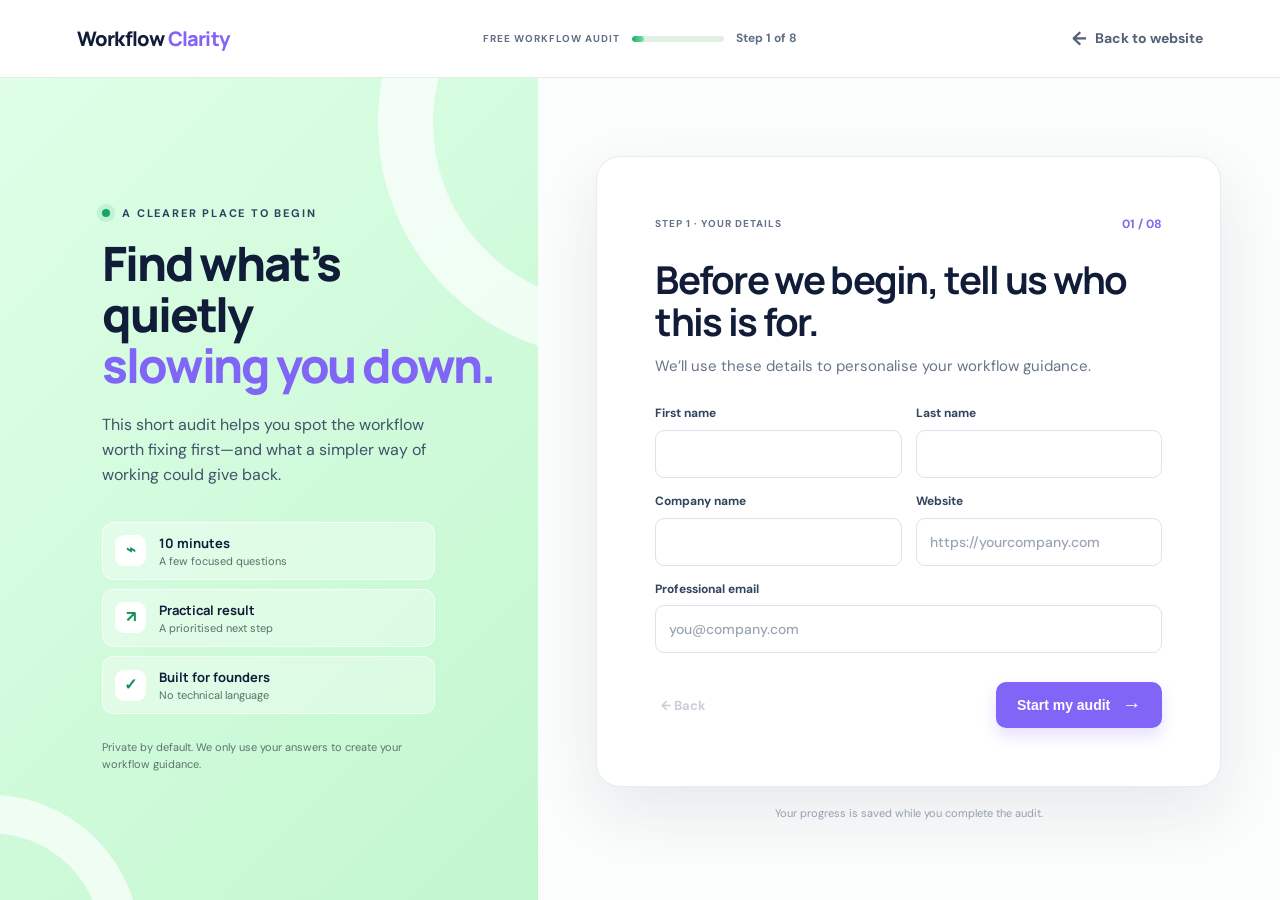
<file: audit.html>
<!doctype html>
<html lang="en"><head><meta charset="UTF-8" /><meta name="viewport" content="width=device-width, initial-scale=1.0" /><meta name="description" content="Take the free Workflow Clarity audit and identify the workflow to improve first." /><title>Free Workflow Audit — Workflow Clarity</title><link rel="preconnect" href="https://fonts.googleapis.com" /><link rel="preconnect" href="https://fonts.gstatic.com" crossorigin /><link href="https://fonts.googleapis.com/css2?family=DM+Sans:wght@400;500;600;700&family=Manrope:wght@400;500;600;700;800&display=swap" rel="stylesheet" /><link rel="stylesheet" href="styles.css" /></head>
<body class="audit-page"><header class="audit-header"><a class="brand" href="index.html">Workflow <span>Clarity</span></a><div class="audit-header-progress"><span>Free workflow audit</span><div><i></i></div><strong id="header-step">Step 1 of 8</strong></div><a class="back-link" href="index.html"><span>←</span> Back to website</a></header>
<main class="audit-main"><aside class="audit-aside"><div class="audit-aside-copy"><p class="eyebrow"><span class="status-dot"></span> A clearer place to begin</p><h1>Find what’s quietly <em>slowing you down.</em></h1><p>This short audit helps you spot the workflow worth fixing first—and what a simpler way of working could give back.</p></div><div class="audit-benefits"><div><span class="benefit-icon">⌁</span><p><strong>10 minutes</strong><small>A few focused questions</small></p></div><div><span class="benefit-icon">↗</span><p><strong>Practical result</strong><small>A prioritised next step</small></p></div><div><span class="benefit-icon">✓</span><p><strong>Built for founders</strong><small>No technical language</small></p></div></div><p class="audit-trust">Private by default. We only use your answers to create your workflow guidance.</p><div class="aside-orbit orbit-a"></div><div class="aside-orbit orbit-b"></div></aside>
<section class="audit-workspace" aria-live="polite"><div class="audit-card"><div class="question-meta"><span id="question-kicker">Step 1 · Your details</span><span id="question-count">01 / 08</span></div><div id="question-area"></div><div class="audit-actions"><button class="text-button" id="previous-button" type="button" disabled>← Back</button><button class="button" id="next-button" type="button" disabled>Start my audit <span>→</span></button></div></div><p class="audit-help">Your progress is saved while you complete the audit.</p></section></main><script src="audit.js"></script></body></html>
</file>
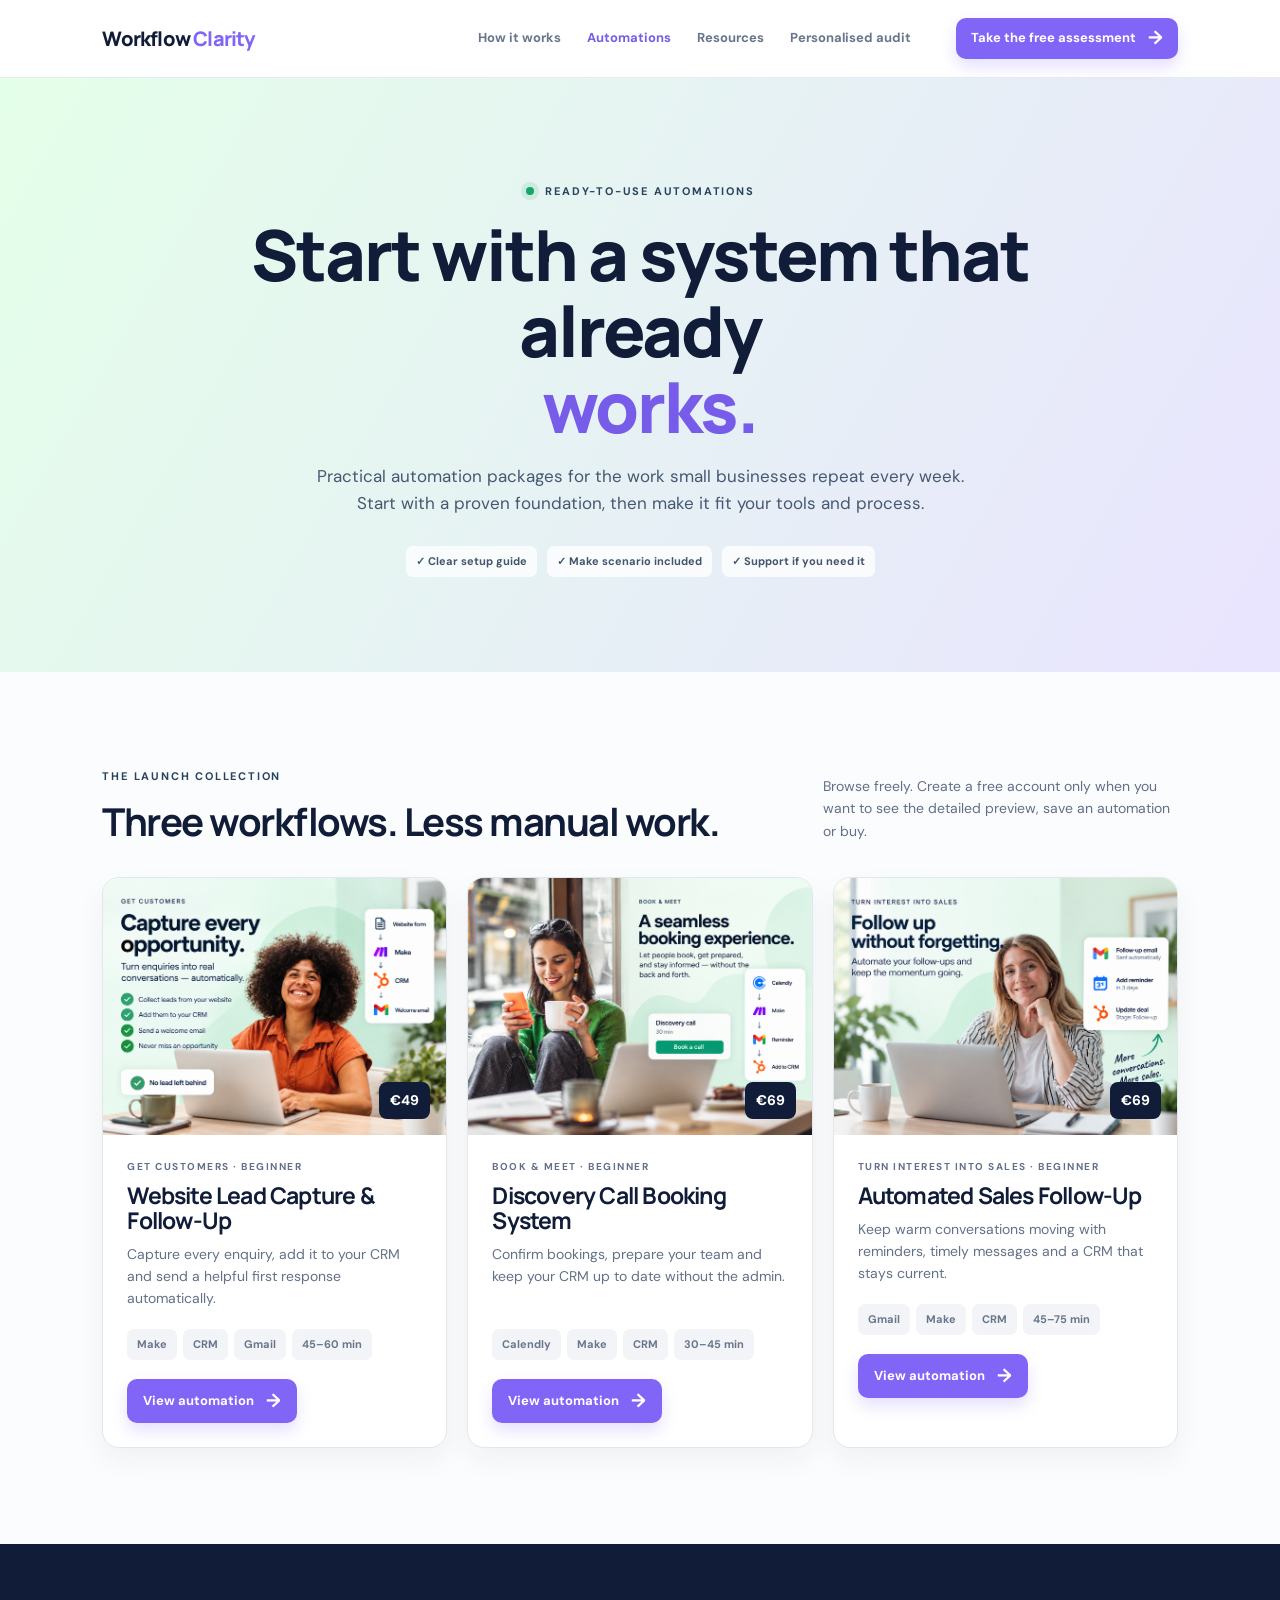
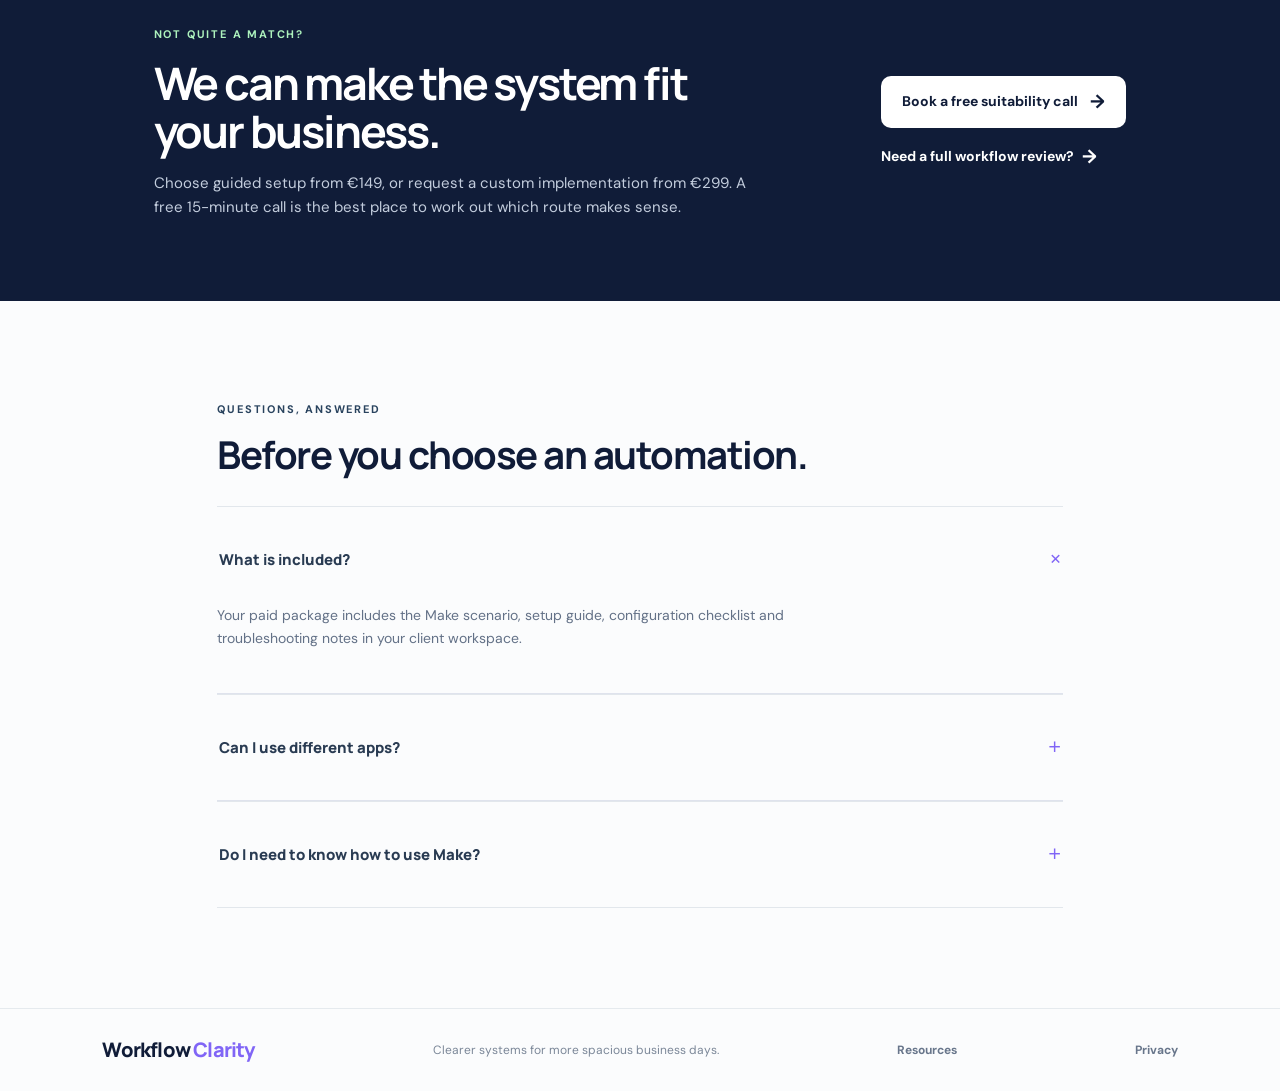
<file: automations.html>
<!doctype html>
<html lang="en">
  <head>
    <meta charset="UTF-8" />
    <meta name="viewport" content="width=device-width, initial-scale=1.0" />
    <meta name="description" content="Ready-to-use automations from Workflow Clarity." />
    <title>Automation Library — Workflow Clarity</title>
    <link rel="preconnect" href="https://fonts.googleapis.com" />
    <link rel="preconnect" href="https://fonts.gstatic.com" crossorigin />
    <link href="https://fonts.googleapis.com/css2?family=DM+Sans:wght@400;500;600;700&family=Manrope:wght@400;500;600;700;800&display=swap" rel="stylesheet" />
    <link rel="stylesheet" href="styles.css" />
  </head>
  <body class="library-page">
    <header class="library-header"><a class="brand" href="index.html">Workflow <span>Clarity</span></a><nav><a href="index.html#how-it-works">How it works</a><a class="active" href="automations.html">Automations</a><a href="resources.html">Resources</a><a href="personalised-audit.html">Personalised audit</a></nav><a class="button button-small" href="audit.html">Take the free assessment <span>→</span></a></header>
    <main>
      <section class="library-hero"><p class="eyebrow"><span class="status-dot"></span> Ready-to-use automations</p><h1>Start with a system that already <em>works.</em></h1><p>Practical automation packages for the work small businesses repeat every week. Start with a proven foundation, then make it fit your tools and process.</p><div class="library-points"><span>✓ Clear setup guide</span><span>✓ Make scenario included</span><span>✓ Support if you need it</span></div></section>
      <section class="library-products section-pad">
        <div class="library-section-heading"><div><p class="eyebrow">The launch collection</p><h2>Three workflows. Less manual work.</h2></div><p>Browse freely. Create a free account only when you want to see the detailed preview, save an automation or buy.</p></div>
        <div class="library-grid">
          <article class="library-product"><a class="library-image" href="workflow-lead-capture.html"><img src="assets/lead-capture.png" alt="Website lead capture and follow-up automation" /><span>€49</span></a><div><p class="card-kicker">Get customers · Beginner</p><h3>Website Lead Capture &amp; Follow-Up</h3><p>Capture every enquiry, add it to your CRM and send a helpful first response automatically.</p><div class="library-tags"><span>Make</span><span>CRM</span><span>Gmail</span><span>45–60 min</span></div><a class="button" href="workflow-lead-capture.html">View automation <span>→</span></a></div></article>
          <article class="library-product"><a class="library-image" href="workflow-booking.html"><img src="assets/booking-flow.png" alt="Discovery call booking automation" /><span>€69</span></a><div><p class="card-kicker">Book &amp; meet · Beginner</p><h3>Discovery Call Booking System</h3><p>Confirm bookings, prepare your team and keep your CRM up to date without the admin.</p><div class="library-tags"><span>Calendly</span><span>Make</span><span>CRM</span><span>30–45 min</span></div><a class="button" href="workflow-booking.html">View automation <span>→</span></a></div></article>
          <article class="library-product"><a class="library-image" href="workflow-follow-up.html"><img src="assets/follow-up.png" alt="Automated sales follow-up workflow" /><span>€69</span></a><div><p class="card-kicker">Turn interest into sales · Beginner</p><h3>Automated Sales Follow-Up</h3><p>Keep warm conversations moving with reminders, timely messages and a CRM that stays current.</p><div class="library-tags"><span>Gmail</span><span>Make</span><span>CRM</span><span>45–75 min</span></div><a class="button" href="workflow-follow-up.html">View automation <span>→</span></a></div></article>
        </div>
      </section>
      <section class="library-help"><div><p class="eyebrow">Not quite a match?</p><h2>We can make the system fit your business.</h2><p>Choose guided setup from €149, or request a custom implementation from €299. A free 15-minute call is the best place to work out which route makes sense.</p></div><div class="library-help-actions"><a class="button button-light" href="https://calendly.com/marguerite-workflow-clarity" target="_blank" rel="noreferrer">Book a free suitability call <span>→</span></a><a class="text-link" href="personalised-audit.html">Need a full workflow review? <span>→</span></a></div></section>
      <section class="library-faq section-pad"><p class="eyebrow">Questions, answered</p><h2>Before you choose an automation.</h2><details open><summary>What is included?<span>+</span></summary><p>Your paid package includes the Make scenario, setup guide, configuration checklist and troubleshooting notes in your client workspace.</p></details><details><summary>Can I use different apps?<span>+</span></summary><p>Often, yes. Book a free suitability call if you need different apps or extra steps, and we’ll recommend guided setup or customisation.</p></details><details><summary>Do I need to know how to use Make?<span>+</span></summary><p>No. The guide is written for business owners, and guided setup is available from €149 if you would rather have help.</p></details></section>
    </main>
    <footer class="library-footer"><a class="brand" href="index.html">Workflow <span>Clarity</span></a><span>Clearer systems for more spacious business days.</span><a href="resources.html">Resources</a><a href="privacy.html">Privacy</a></footer>
  </body>
</html>
</file>
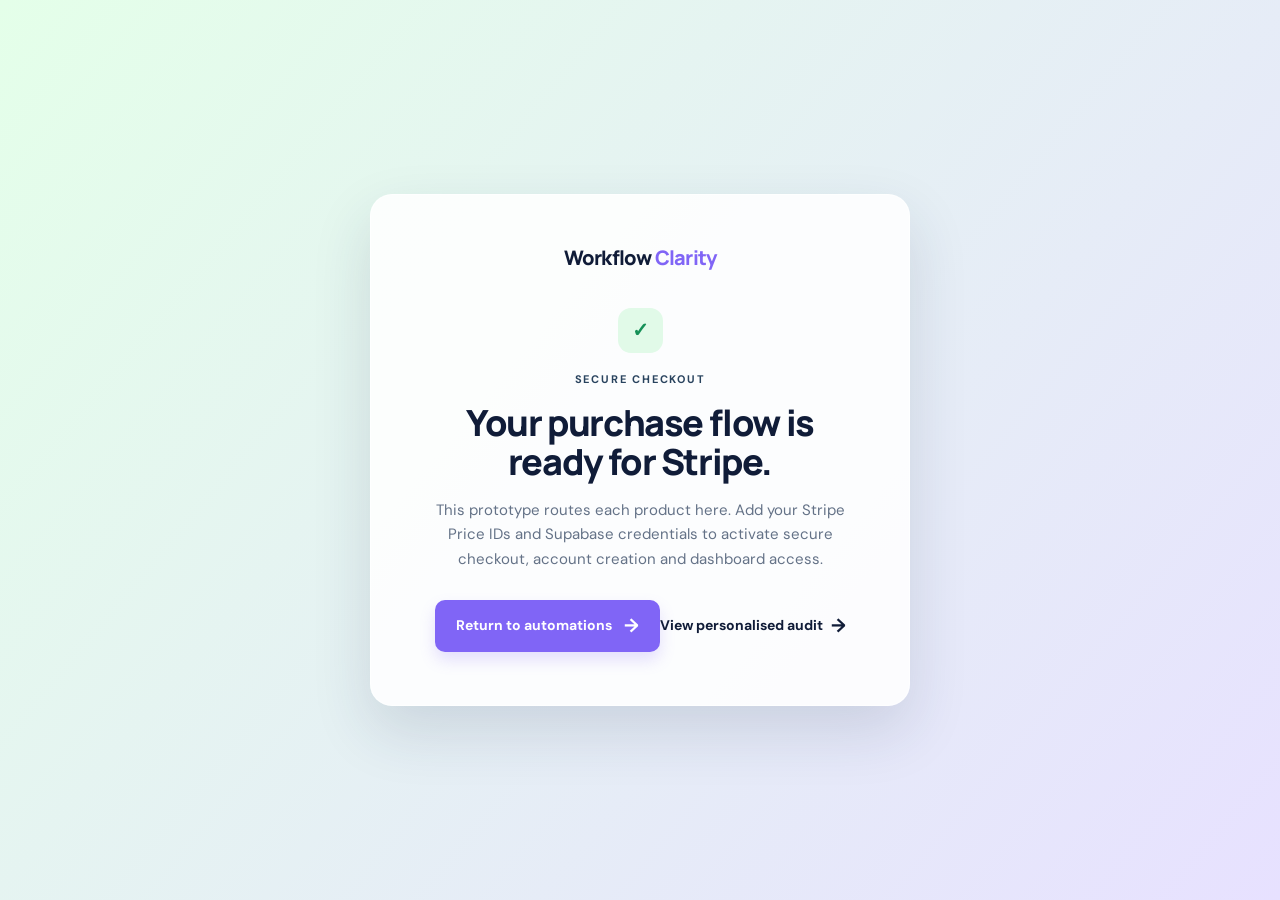
<file: checkout.html>
<!doctype html><html lang="en"><head><meta charset="UTF-8"/><meta name="viewport" content="width=device-width,initial-scale=1.0"/><title>Checkout — Workflow Clarity</title><link rel="preconnect" href="https://fonts.googleapis.com"/><link rel="preconnect" href="https://fonts.gstatic.com" crossorigin/><link href="https://fonts.googleapis.com/css2?family=DM+Sans:wght@400;500;600;700&family=Manrope:wght@400;500;600;700;800&display=swap" rel="stylesheet"/><link rel="stylesheet" href="styles.css"/></head><body class="checkout-page"><main class="checkout-card"><a class="brand" href="index.html">Workflow <span>Clarity</span></a><div class="checkout-icon">✓</div><p class="eyebrow">Secure checkout</p><h1>Your purchase flow is ready for Stripe.</h1><p>This prototype routes each product here. Add your Stripe Price IDs and Supabase credentials to activate secure checkout, account creation and dashboard access.</p><a class="button" href="automations.html">Return to automations <span>→</span></a><a class="text-link" href="personalised-audit.html">View personalised audit <span>→</span></a></main></body></html>
</file>
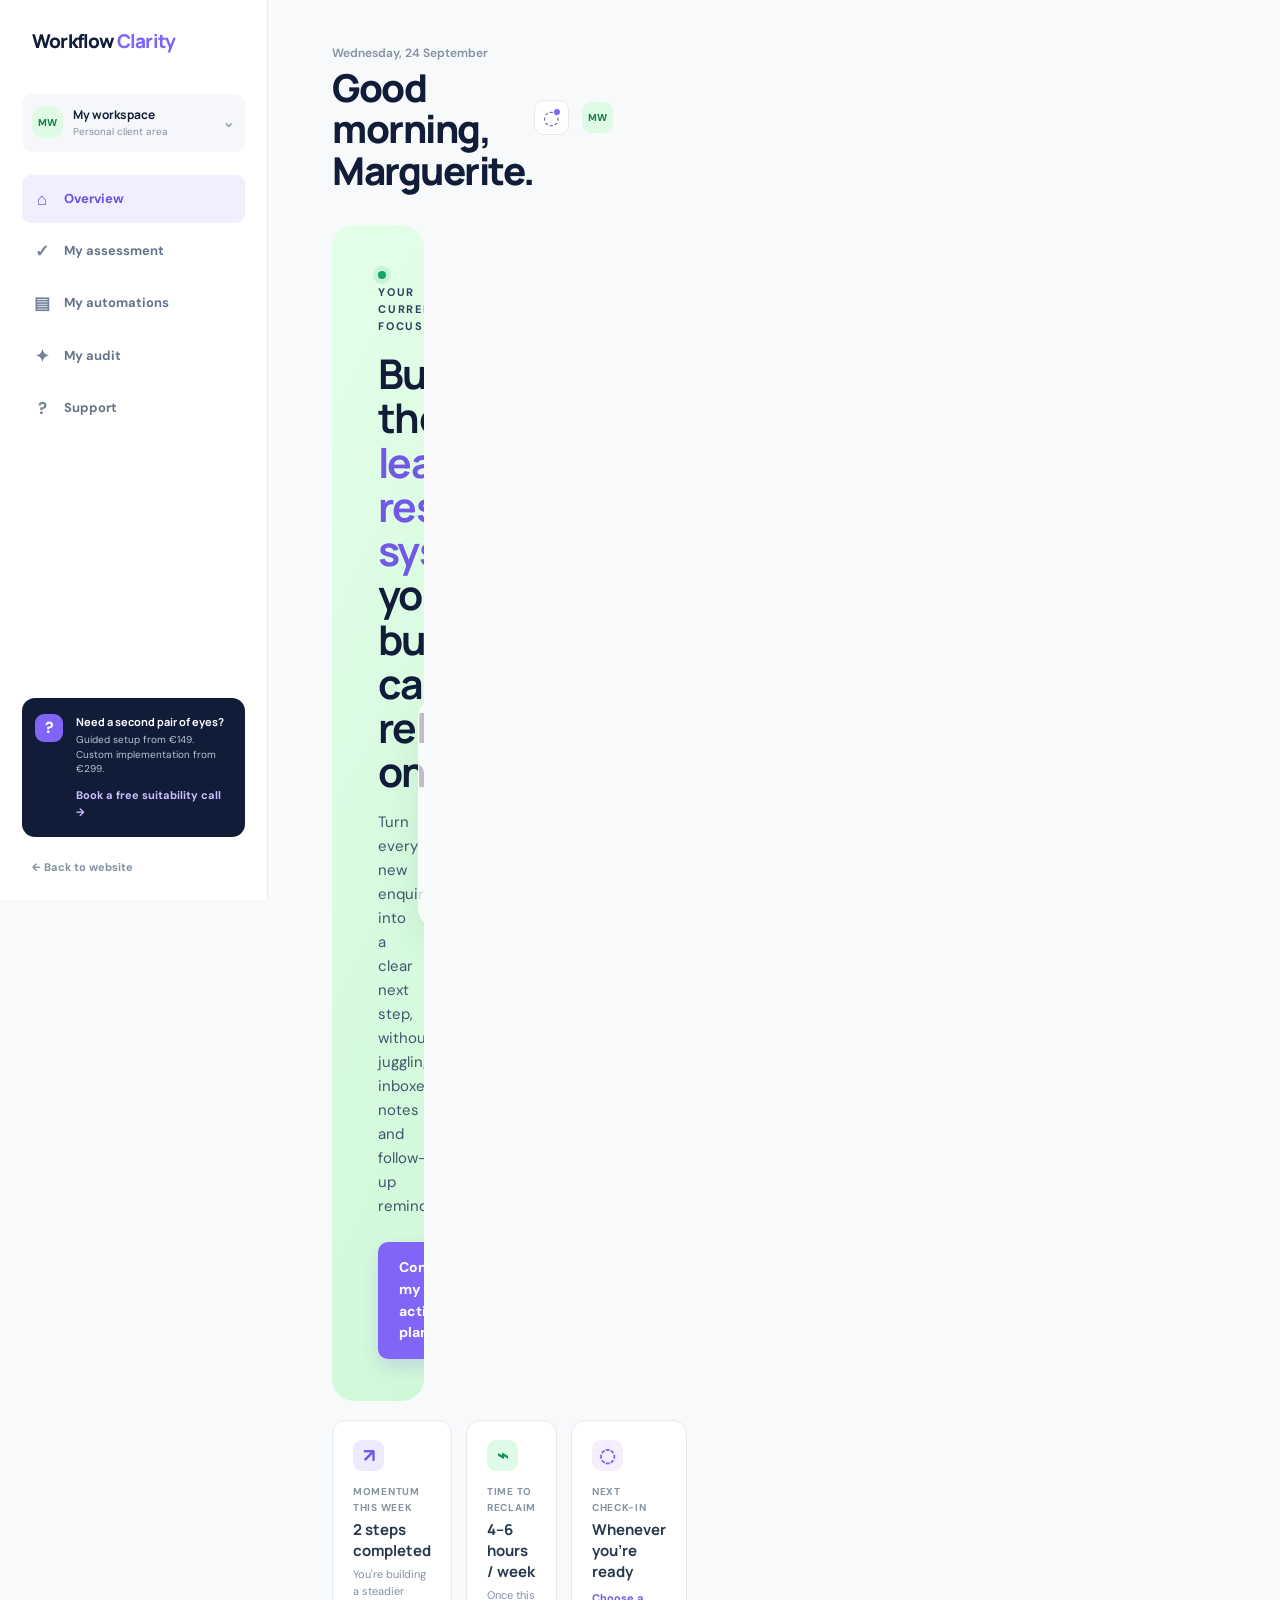
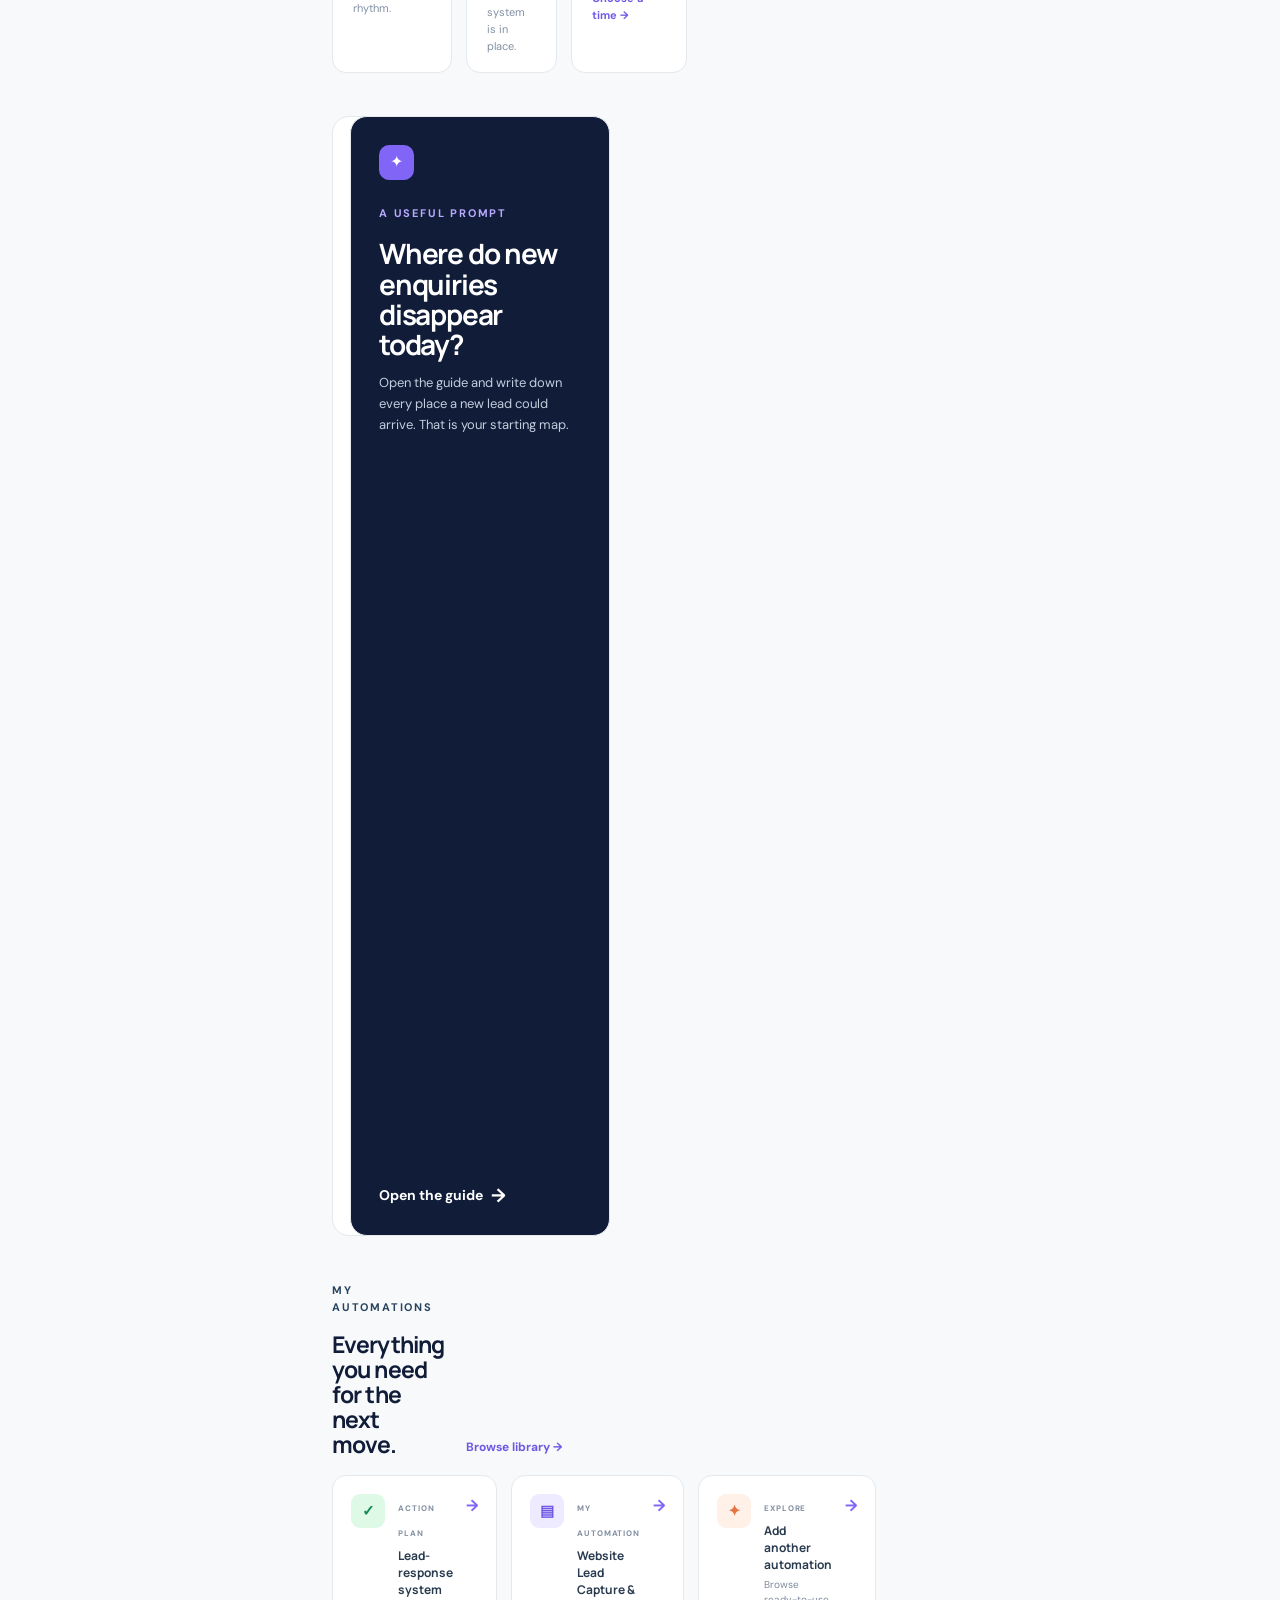
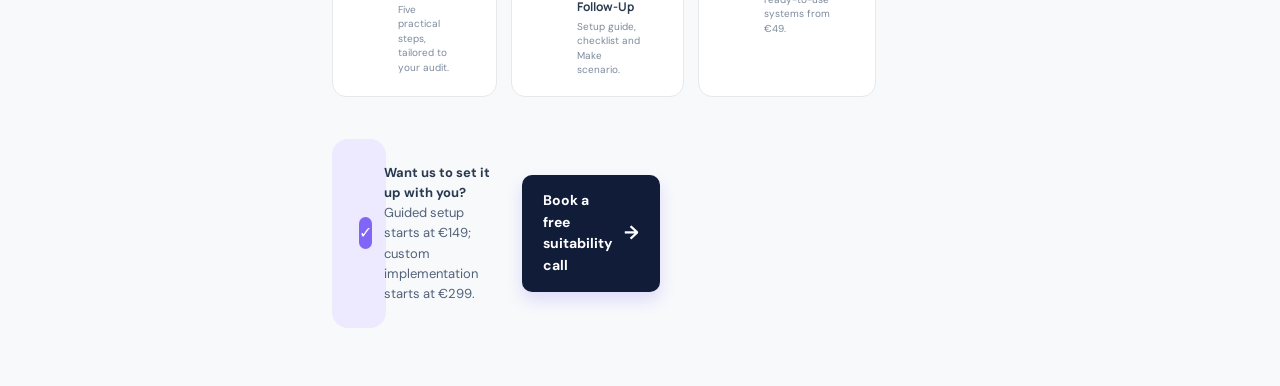
<file: dashboard.html>
<!doctype html>
<html lang="en">
  <head>
    <meta charset="UTF-8" />
    <meta name="viewport" content="width=device-width, initial-scale=1.0" />
    <meta name="description" content="Your Workflow Clarity client workspace." />
    <title>My workspace — Workflow Clarity</title>
    <link rel="preconnect" href="https://fonts.googleapis.com" />
    <link rel="preconnect" href="https://fonts.gstatic.com" crossorigin />
    <link href="https://fonts.googleapis.com/css2?family=DM+Sans:wght@400;500;600;700&family=Manrope:wght@400;500;600;700;800&display=swap" rel="stylesheet" />
    <link rel="stylesheet" href="styles.css" />
  </head>
  <body class="dashboard-page">
    <aside class="dashboard-sidebar">
      <a class="brand" href="index.html">Workflow <span>Clarity</span></a>
      <div class="workspace-label"><span class="workspace-avatar">MW</span><p><strong>My workspace</strong><small>Personal client area</small></p><span class="workspace-switch">⌄</span></div>
      <nav class="dashboard-nav" aria-label="Workspace navigation">
        <a class="active" href="dashboard.html"><span>⌂</span> Overview</a>
        <a href="#action-plan"><span>✓</span> My assessment</a>
        <a href="#guides"><span>▤</span> My automations</a>
        <a href="personalised-audit.html"><span>✦</span> My audit</a>
        <a href="#notes"><span>?</span> Support</a>
      </nav>
      <div class="sidebar-help">
        <span>?</span>
        <p><strong>Need a second pair of eyes?</strong><small>Guided setup from €149. Custom implementation from €299.</small></p>
        <a href="https://calendly.com/marguerite-workflow-clarity" target="_blank" rel="noreferrer">Book a free suitability call →</a>
      </div>
      <a class="sidebar-back" href="index.html">← Back to website</a>
    </aside>
    <main class="dashboard-main">
      <header class="dashboard-header">
        <div><p class="dashboard-date">Wednesday, 24 September</p><h1>Good morning, Marguerite.</h1></div>
        <div class="dashboard-account"><button class="notification-button" aria-label="Notifications">◌<i></i></button><span class="workspace-avatar">MW</span></div>
      </header>
      <section class="dashboard-hero">
        <div>
          <p class="eyebrow"><span class="status-dot"></span> Your current focus</p>
          <h2>Build the <em>lead-response system</em> your business can rely on.</h2>
          <p>Turn every new enquiry into a clear next step, without juggling inboxes, notes and follow-up reminders.</p>
          <div class="dashboard-hero-actions"><a class="button" href="#action-plan">Continue my action plan <span>→</span></a><a class="text-link" href="https://calendly.com/marguerite-workflow-clarity" target="_blank" rel="noreferrer">Book a check-in <span>↗</span></a></div>
        </div>
        <div class="hero-progress">
          <div class="hero-progress-top"><span>Action-plan progress</span><strong>40%</strong></div>
          <div class="progress-track"><i></i></div>
          <div class="progress-points"><span class="done">✓</span><span class="done">✓</span><span class="current">3</span><span>4</span><span>5</span></div>
          <p><strong>Up next:</strong> Choose one shared home for new leads.</p>
        </div>
      </section>
      <section class="dashboard-stats" aria-label="Workspace summary">
        <article><span class="stat-icon">↗</span><p>Momentum this week</p><strong>2 steps completed</strong><small>You're building a steadier rhythm.</small></article>
        <article><span class="stat-icon mint">⌁</span><p>Time to reclaim</p><strong>4–6 hours / week</strong><small>Once this system is in place.</small></article>
        <article><span class="stat-icon violet">◌</span><p>Next check-in</p><strong>Whenever you're ready</strong><a href="https://calendly.com/marguerite-workflow-clarity" target="_blank" rel="noreferrer">Choose a time →</a></article>
      </section>
      <section id="action-plan" class="dashboard-grid">
        <article class="plan-card">
          <div class="card-heading"><div><p class="eyebrow">Your action plan</p><h2>One clear step at a time.</h2></div><a href="#guides">View all <span>→</span></a></div>
          <ol class="plan-list">
            <li class="complete"><span>✓</span><div><strong>Choose the workflow to improve</strong><small>Lead capture and follow-up</small></div><em>Done</em></li>
            <li class="complete"><span>✓</span><div><strong>Map the current journey</strong><small>From enquiry to first response</small></div><em>Done</em></li>
            <li class="current"><span>3</span><div><strong>Choose your shared lead home</strong><small>Where every enquiry will be visible</small></div><a href="#guides">Start step →</a></li>
            <li><span>4</span><div><strong>Set the first-response rhythm</strong><small>Owners, reminders and templates</small></div></li>
            <li><span>5</span><div><strong>Test, refine and make it yours</strong><small>A system your team can trust</small></div></li>
          </ol>
        </article>
        <aside class="next-card">
          <div class="next-card-icon">✦</div>
          <p class="eyebrow">A useful prompt</p>
          <h2>Where do new enquiries disappear today?</h2>
          <p>Open the guide and write down every place a new lead could arrive. That is your starting map.</p>
          <a class="text-link" href="#guides">Open the guide <span>→</span></a>
        </aside>
      </section>
      <section id="guides" class="resources-section">
        <div class="card-heading"><div><p class="eyebrow">My automations</p><h2>Everything you need for the next move.</h2></div><a href="automations.html">Browse library <span>→</span></a></div>
        <div class="resource-grid">
          <a class="resource-card" href="#action-plan"><span class="resource-icon mint-bg">✓</span><div><small>ACTION PLAN</small><strong>Lead-response system</strong><p>Five practical steps, tailored to your audit.</p></div><b>→</b></a>
          <a class="resource-card" href="workflow-lead-capture.html"><span class="resource-icon violet-bg">▤</span><div><small>MY AUTOMATION</small><strong>Website Lead Capture &amp; Follow-Up</strong><p>Setup guide, checklist and Make scenario.</p></div><b>→</b></a>
          <a class="resource-card" href="automations.html"><span class="resource-icon peach-bg">✦</span><div><small>EXPLORE</small><strong>Add another automation</strong><p>Browse ready-to-use systems from €49.</p></div><b>→</b></a>
        </div>
      </section>
      <section id="notes" class="dashboard-footer-note"><div><span>✓</span><p><strong>Want us to set it up with you?</strong> Guided setup starts at €149; custom implementation starts at €299.</p></div><a class="button button-dark" href="https://calendly.com/marguerite-workflow-clarity" target="_blank" rel="noreferrer">Book a free suitability call <span>→</span></a></section>
    </main>
  </body>
</html>
</file>
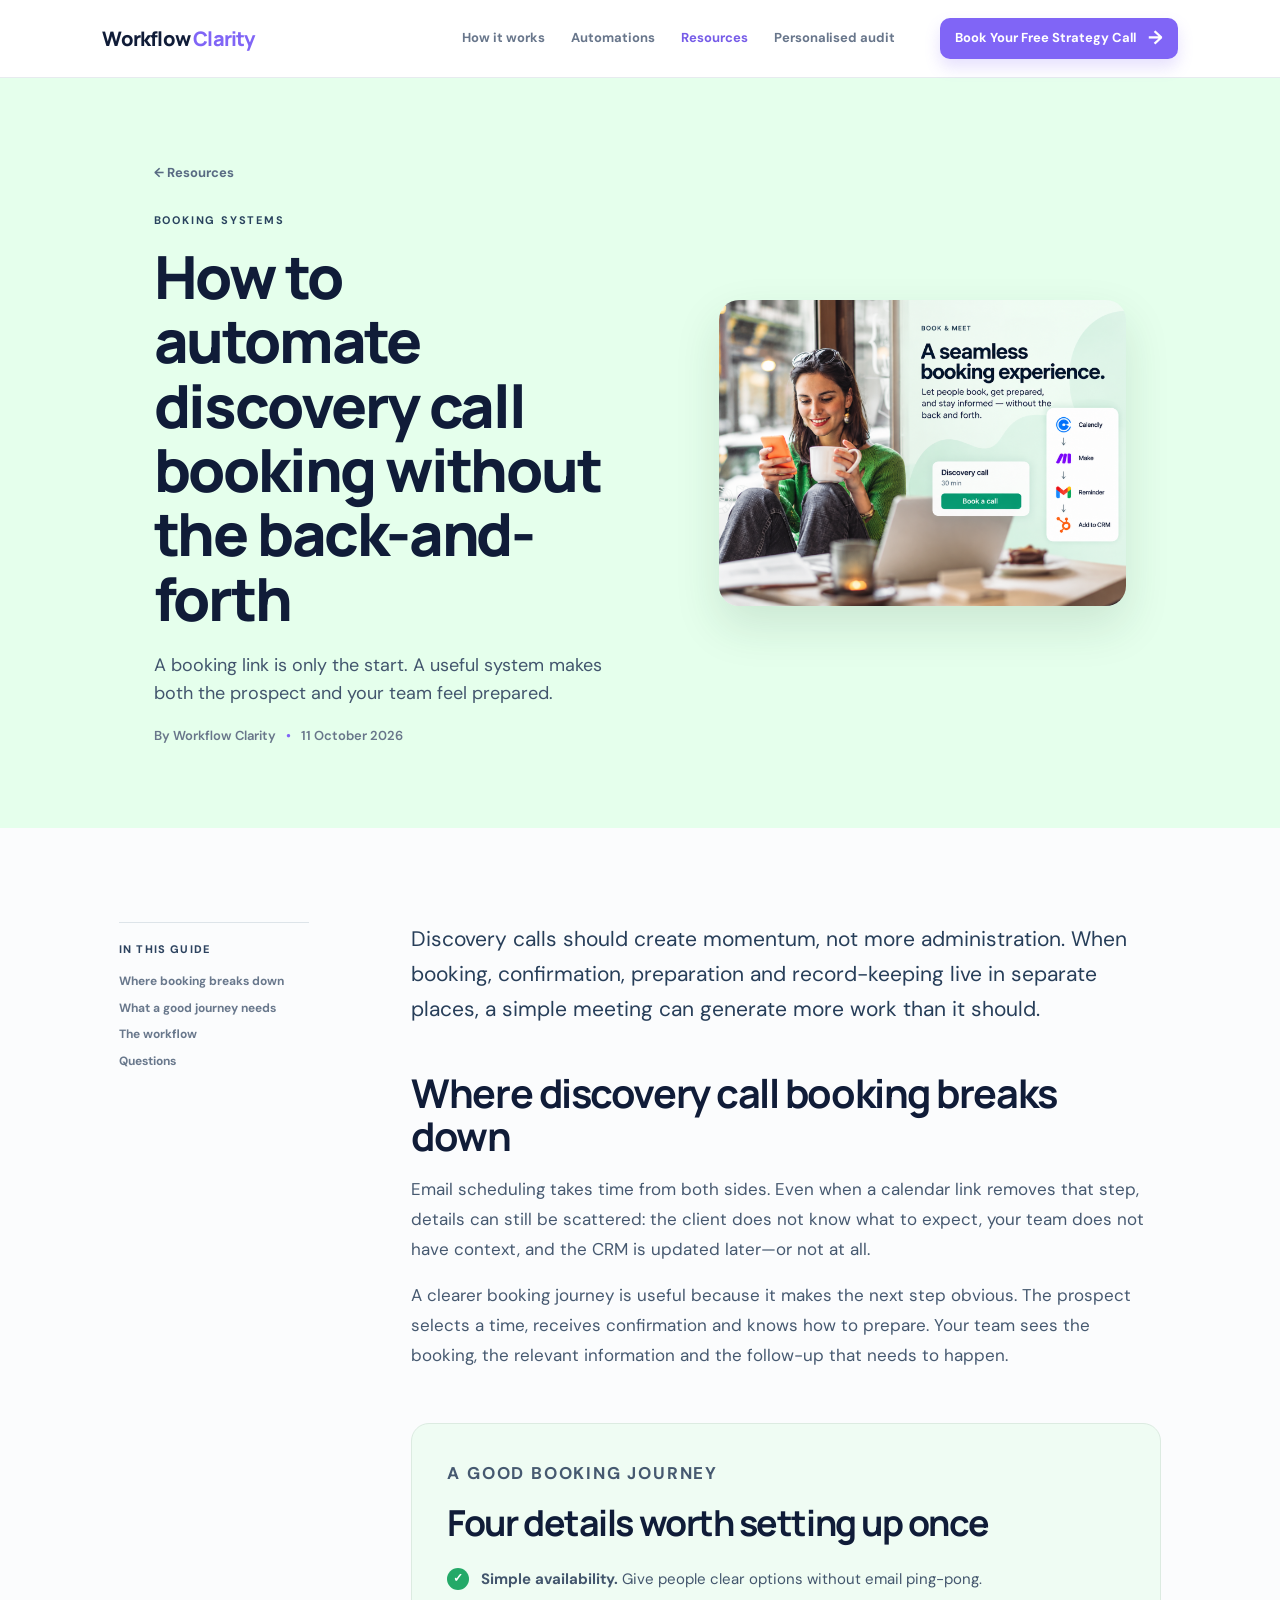
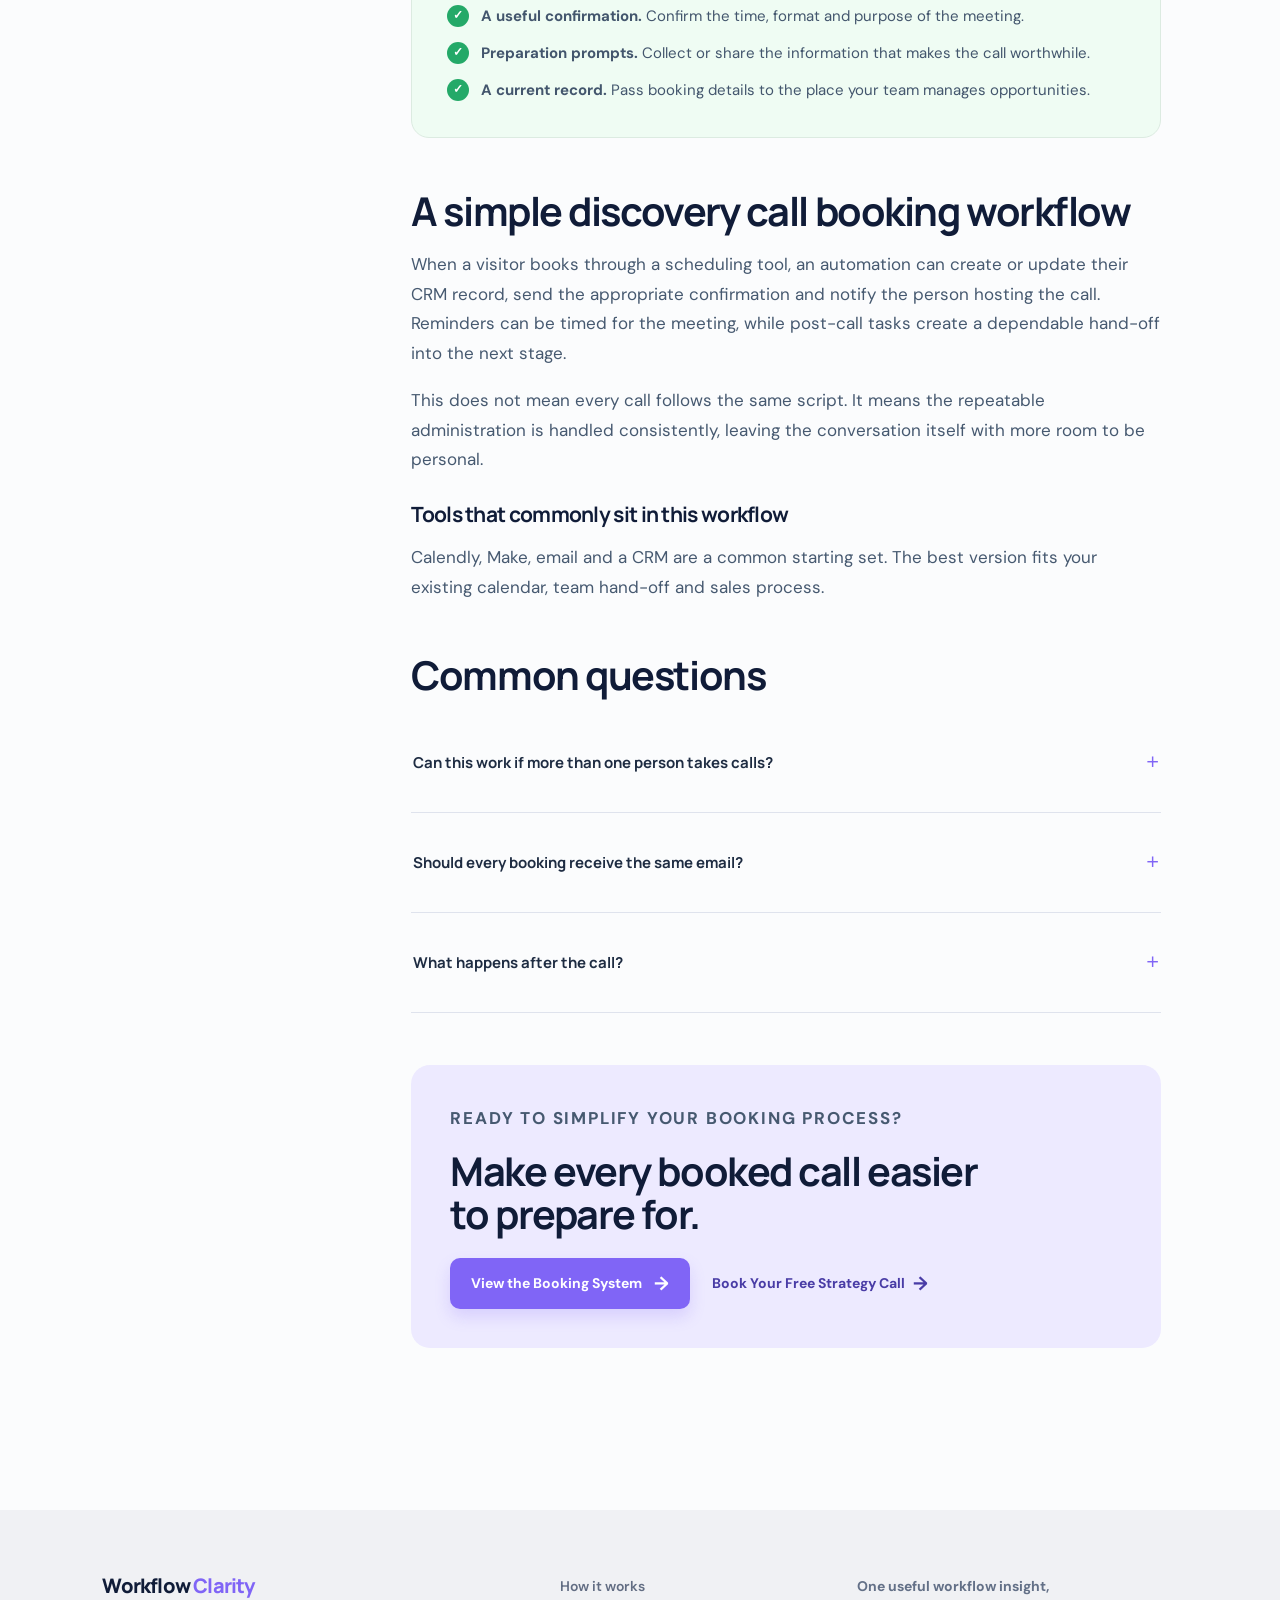
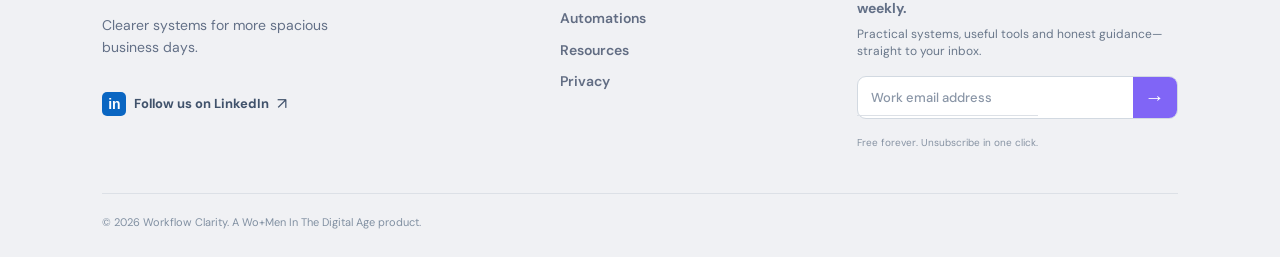
<file: guide-discovery-call-booking.html>
<!doctype html>
<html lang="en"><head><meta charset="UTF-8" /><meta name="viewport" content="width=device-width,initial-scale=1.0" /><title>How to Automate Discovery Call Booking | Workflow Clarity</title><meta name="description" content="Learn how to automate discovery call booking, confirmations, reminders and CRM updates without the back-and-forth." /><link rel="canonical" href="https://workflow-clarity.com/guide-discovery-call-booking.html" /><meta property="og:title" content="How to Automate Discovery Call Booking | Workflow Clarity" /><meta property="og:description" content="A practical guide to making discovery call booking easier for prospects and your team." /><meta property="og:image" content="https://workflow-clarity.com/assets/booking-flow.png" /><meta property="og:url" content="https://workflow-clarity.com/guide-discovery-call-booking.html" /><meta property="og:type" content="article" /><script type="application/ld+json">{"@context":"https://schema.org","@type":"BlogPosting","headline":"How to Automate Discovery Call Booking Without the Back-and-Forth","description":"A practical guide to discovery call booking automation.","image":"https://workflow-clarity.com/assets/booking-flow.png","datePublished":"2026-10-11","dateModified":"2026-10-11","author":{"@type":"Organization","name":"Workflow Clarity"},"publisher":{"@type":"Organization","name":"Workflow Clarity"},"mainEntityOfPage":"https://workflow-clarity.com/guide-discovery-call-booking.html"}</script><link rel="preconnect" href="https://fonts.googleapis.com" /><link rel="preconnect" href="https://fonts.gstatic.com" crossorigin /><link href="https://fonts.googleapis.com/css2?family=DM+Sans:wght@400;500;600;700&family=Manrope:wght@400;500;600;700;800&display=swap" rel="stylesheet" /><link rel="stylesheet" href="styles.css" /></head><body class="article-page"><header class="library-header"><a class="brand" href="index.html">Workflow <span>Clarity</span></a><nav><a href="index.html#how-it-works">How it works</a><a href="automations.html">Automations</a><a class="active" href="resources.html">Resources</a><a href="personalised-audit.html">Personalised audit</a></nav><a class="button button-small" href="https://calendly.com/marguerite-workflow-clarity" target="_blank" rel="noreferrer">Book Your Free Strategy Call <span>→</span></a></header><main><article><header class="article-hero"><div><a class="article-breadcrumb" href="resources.html">← Resources</a><p class="eyebrow">Booking systems</p><h1>How to automate discovery call booking without the back-and-forth</h1><p class="article-dek">A booking link is only the start. A useful system makes both the prospect and your team feel prepared.</p><p class="article-byline">By Workflow Clarity <span>•</span> 11 October 2026</p></div><figure><img src="assets/booking-flow.png" alt="Discovery call booking workflow connecting Calendly, Make, Gmail and a CRM" /></figure></header><div class="article-layout"><aside class="article-contents"><p>In this guide</p><a href="#problem">Where booking breaks down</a><a href="#checklist">What a good journey needs</a><a href="#workflow">The workflow</a><a href="#faq">Questions</a></aside><div class="article-body"><p class="article-intro">Discovery calls should create momentum, not more administration. When booking, confirmation, preparation and record-keeping live in separate places, a simple meeting can generate more work than it should.</p><section id="problem"><h2>Where discovery call booking breaks down</h2><p>Email scheduling takes time from both sides. Even when a calendar link removes that step, details can still be scattered: the client does not know what to expect, your team does not have context, and the CRM is updated later—or not at all.</p><p>A clearer booking journey is useful because it makes the next step obvious. The prospect selects a time, receives confirmation and knows how to prepare. Your team sees the booking, the relevant information and the follow-up that needs to happen.</p></section><section id="checklist" class="article-checklist"><p class="eyebrow">A good booking journey</p><h2>Four details worth setting up once</h2><ol><li><strong>Simple availability.</strong> Give people clear options without email ping-pong.</li><li><strong>A useful confirmation.</strong> Confirm the time, format and purpose of the meeting.</li><li><strong>Preparation prompts.</strong> Collect or share the information that makes the call worthwhile.</li><li><strong>A current record.</strong> Pass booking details to the place your team manages opportunities.</li></ol></section><section id="workflow"><h2>A simple discovery call booking workflow</h2><p>When a visitor books through a scheduling tool, an automation can create or update their CRM record, send the appropriate confirmation and notify the person hosting the call. Reminders can be timed for the meeting, while post-call tasks create a dependable hand-off into the next stage.</p><p>This does not mean every call follows the same script. It means the repeatable administration is handled consistently, leaving the conversation itself with more room to be personal.</p><h3>Tools that commonly sit in this workflow</h3><p>Calendly, Make, email and a CRM are a common starting set. The best version fits your existing calendar, team hand-off and sales process.</p></section><section id="faq"><h2>Common questions</h2><details><summary>Can this work if more than one person takes calls?<span>+</span></summary><p>Yes. The workflow can be designed around assignment rules, availability and the information each host needs.</p></details><details><summary>Should every booking receive the same email?<span>+</span></summary><p>Not necessarily. Different call types can receive different confirmations, reminders and preparation prompts.</p></details><details><summary>What happens after the call?<span>+</span></summary><p>A useful booking workflow can trigger a follow-up task or move the opportunity to the next agreed stage.</p></details></section><section class="article-cta"><p class="eyebrow">Ready to simplify your booking process?</p><h2>Make every booked call easier to prepare for.</h2><div><a class="button" href="workflow-booking.html">View the Booking System <span>→</span></a><a class="text-link" href="https://calendly.com/marguerite-workflow-clarity" target="_blank" rel="noreferrer">Book Your Free Strategy Call <span>→</span></a></div></section></div></div></article></main><footer id="contact" class="site-footer resource-site-footer"><div><a class="brand" href="index.html">Workflow <span>Clarity</span></a><p>Clearer systems for more spacious business days.</p><a class="linkedin-link" href="https://www.linkedin.com/company/women-in-the-digital-age" target="_blank" rel="noreferrer"><span>in</span> Follow us on LinkedIn <b>↗</b></a></div><div class="footer-links"><a href="index.html#how-it-works">How it works</a><a href="automations.html">Automations</a><a href="resources.html">Resources</a><a href="privacy.html">Privacy</a></div><div class="footer-cta"><p>One useful workflow insight, weekly.</p><span>Practical systems, useful tools and honest guidance—straight to your inbox.</span><form class="footer-signup" action="#" method="post"><label class="sr-only" for="footer-email-booking-guide">Work email address</label><input id="footer-email-booking-guide" name="email" type="email" autocomplete="email" placeholder="Work email address" required /><button type="submit" aria-label="Subscribe to the newsletter">→</button></form><small>Free forever. Unsubscribe in one click.</small></div><small>© 2026 Workflow Clarity. A Wo+Men In The Digital Age product.</small></footer></body></html>
</file>
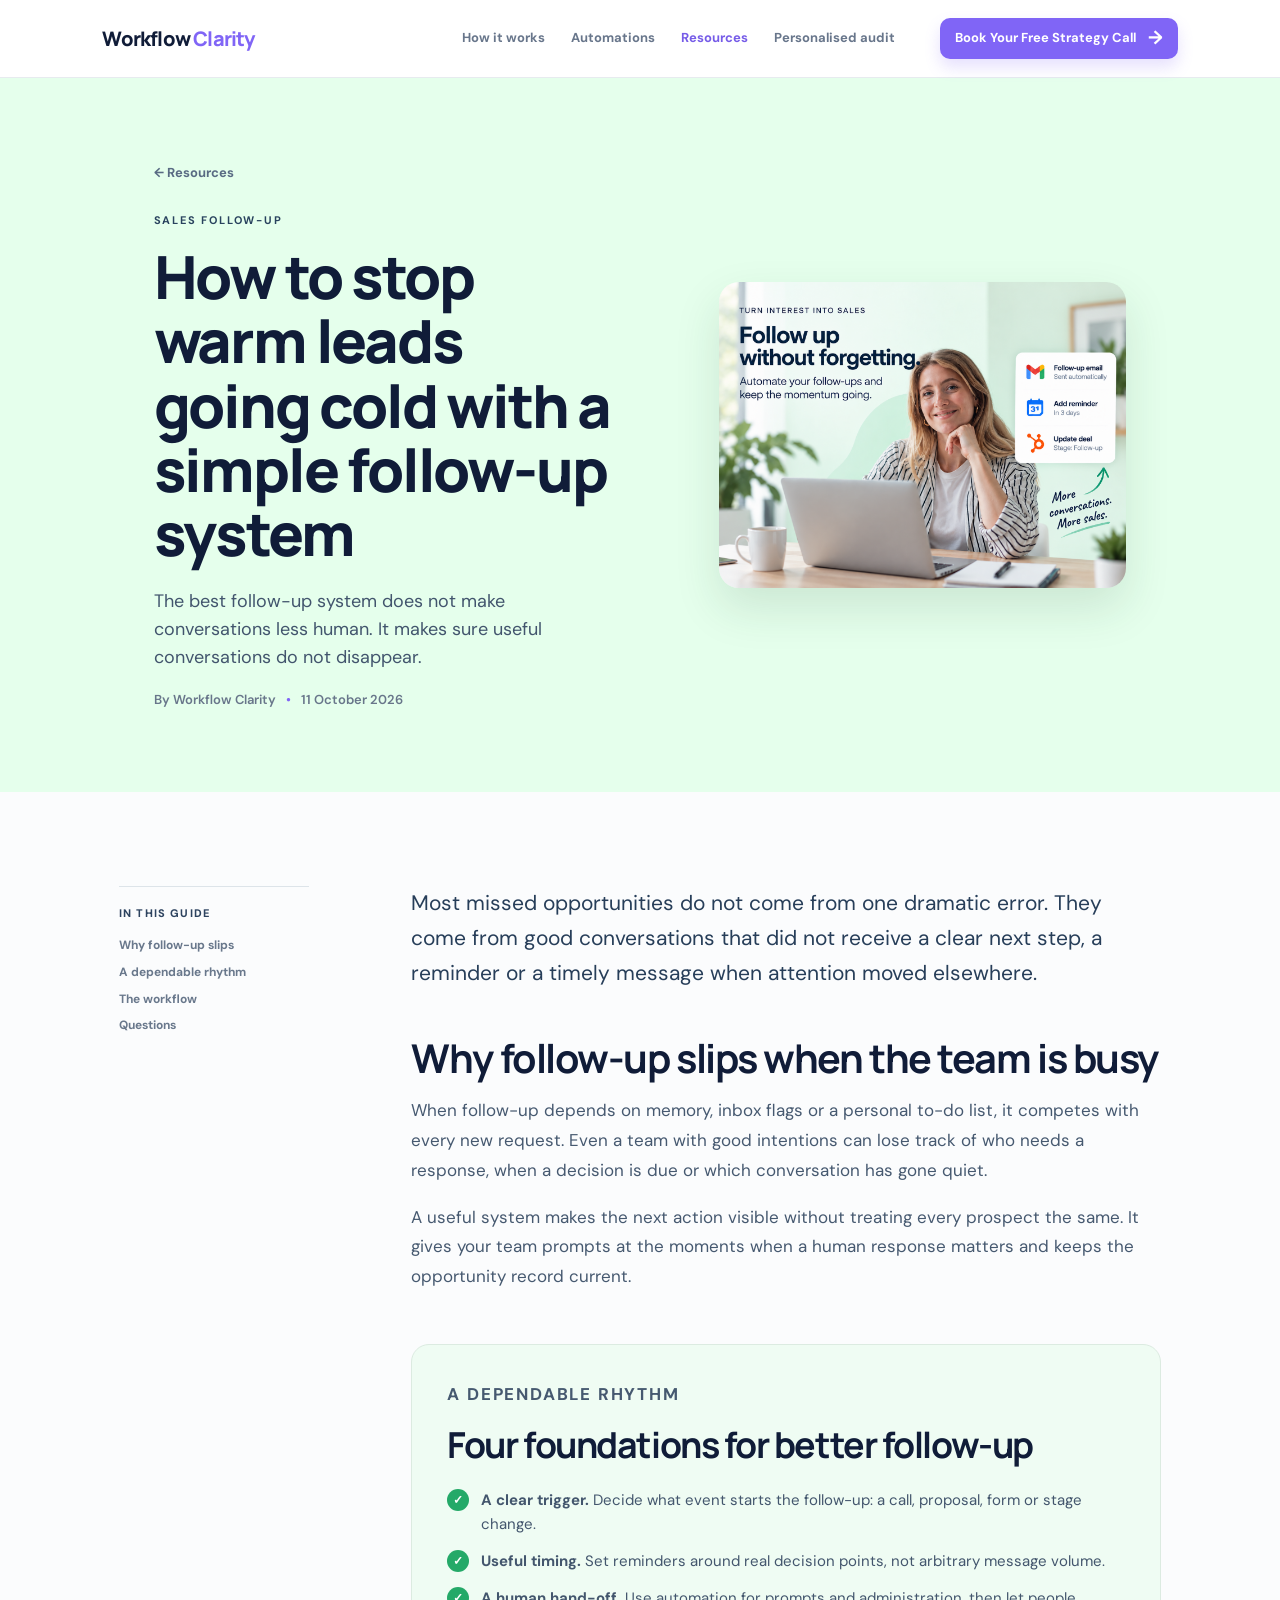
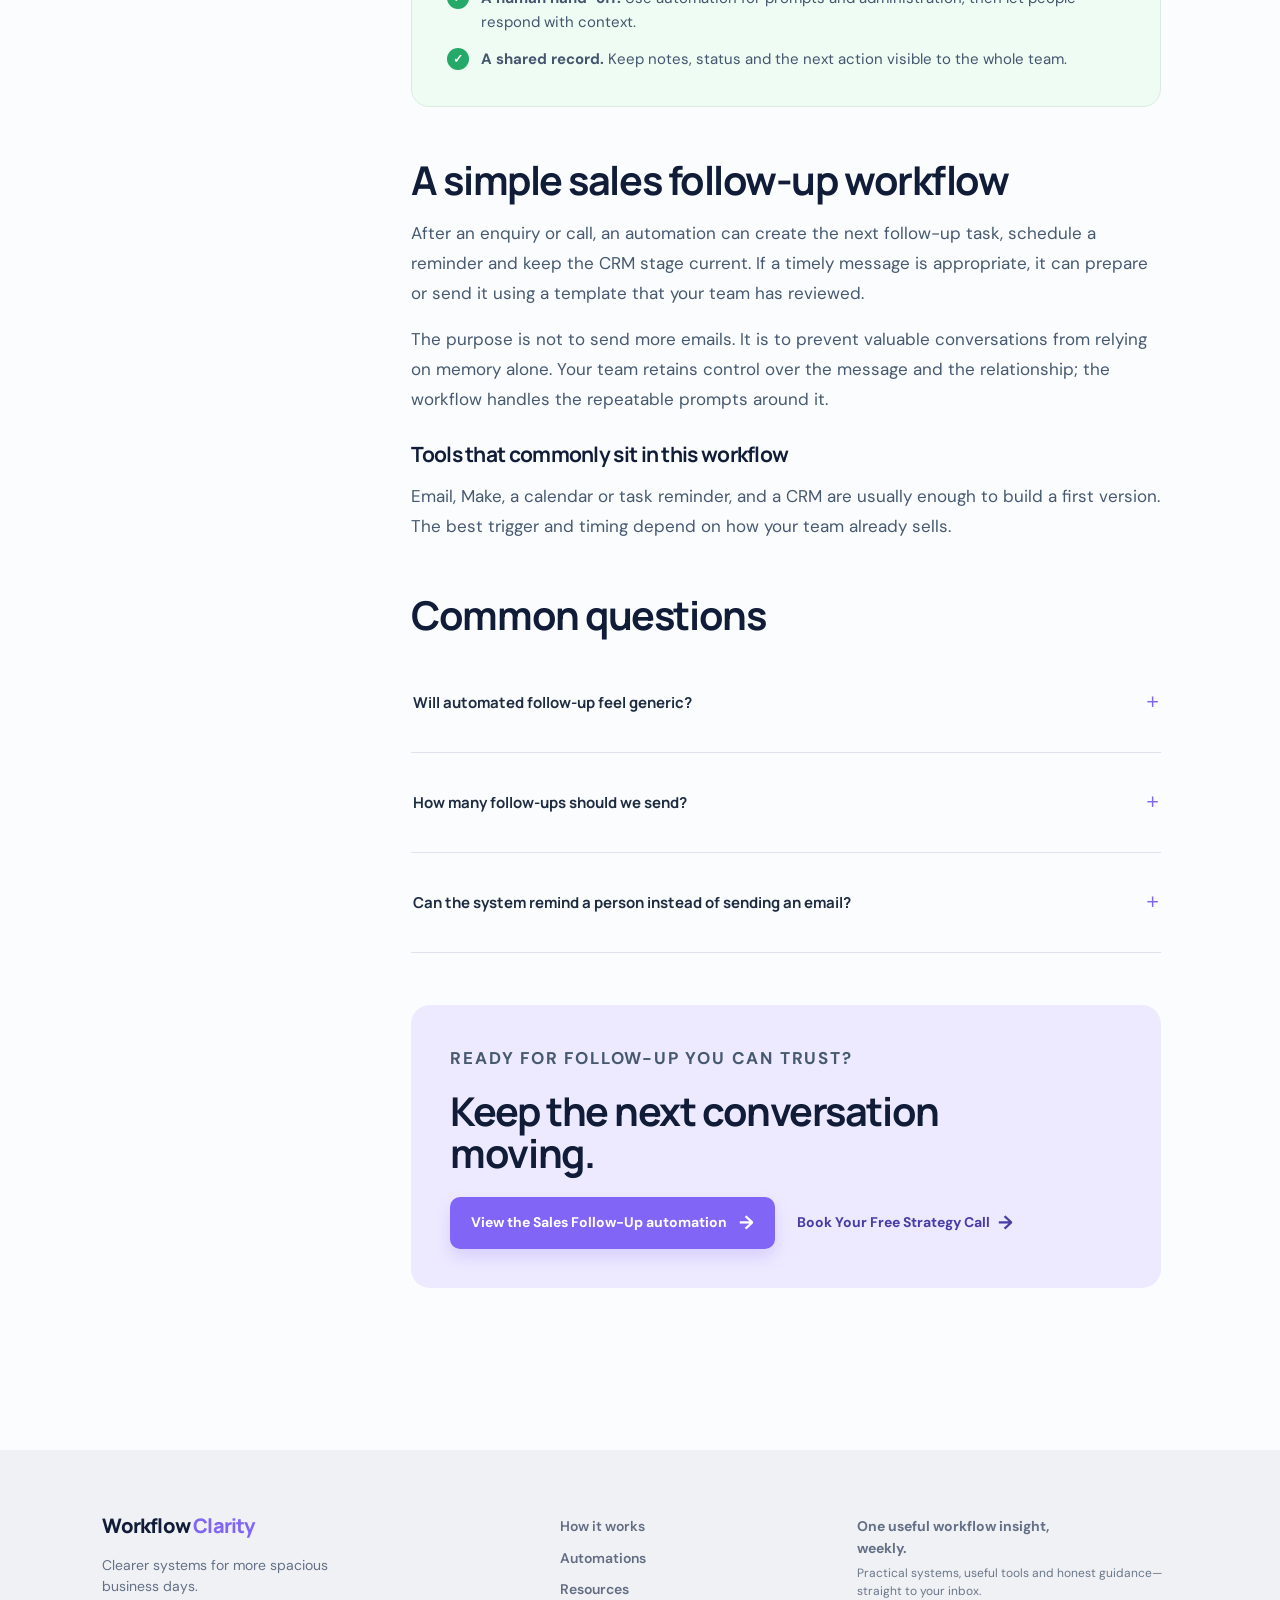
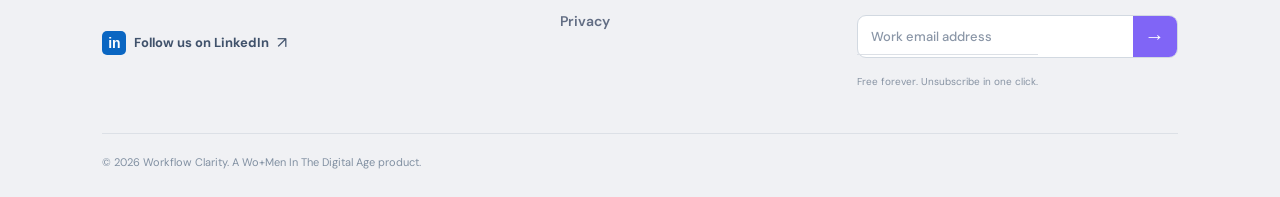
<file: guide-sales-follow-up.html>
<!doctype html>
<html lang="en"><head><meta charset="UTF-8" /><meta name="viewport" content="width=device-width,initial-scale=1.0" /><title>How to Stop Warm Leads Going Cold | Workflow Clarity</title><meta name="description" content="Build a simple sales follow-up system with timely reminders, useful messages and a CRM that keeps opportunities visible." /><link rel="canonical" href="https://workflow-clarity.com/guide-sales-follow-up.html" /><meta property="og:title" content="How to Stop Warm Leads Going Cold | Workflow Clarity" /><meta property="og:description" content="A practical guide to building a dependable sales follow-up system." /><meta property="og:image" content="https://workflow-clarity.com/assets/follow-up.png" /><meta property="og:url" content="https://workflow-clarity.com/guide-sales-follow-up.html" /><meta property="og:type" content="article" /><script type="application/ld+json">{"@context":"https://schema.org","@type":"BlogPosting","headline":"How to Stop Warm Leads Going Cold With a Simple Follow-Up System","description":"A practical guide to sales follow-up automation.","image":"https://workflow-clarity.com/assets/follow-up.png","datePublished":"2026-10-11","dateModified":"2026-10-11","author":{"@type":"Organization","name":"Workflow Clarity"},"publisher":{"@type":"Organization","name":"Workflow Clarity"},"mainEntityOfPage":"https://workflow-clarity.com/guide-sales-follow-up.html"}</script><link rel="preconnect" href="https://fonts.googleapis.com" /><link rel="preconnect" href="https://fonts.gstatic.com" crossorigin /><link href="https://fonts.googleapis.com/css2?family=DM+Sans:wght@400;500;600;700&family=Manrope:wght@400;500;600;700;800&display=swap" rel="stylesheet" /><link rel="stylesheet" href="styles.css" /></head><body class="article-page"><header class="library-header"><a class="brand" href="index.html">Workflow <span>Clarity</span></a><nav><a href="index.html#how-it-works">How it works</a><a href="automations.html">Automations</a><a class="active" href="resources.html">Resources</a><a href="personalised-audit.html">Personalised audit</a></nav><a class="button button-small" href="https://calendly.com/marguerite-workflow-clarity" target="_blank" rel="noreferrer">Book Your Free Strategy Call <span>→</span></a></header><main><article><header class="article-hero"><div><a class="article-breadcrumb" href="resources.html">← Resources</a><p class="eyebrow">Sales follow-up</p><h1>How to stop warm leads going cold with a simple follow-up system</h1><p class="article-dek">The best follow-up system does not make conversations less human. It makes sure useful conversations do not disappear.</p><p class="article-byline">By Workflow Clarity <span>•</span> 11 October 2026</p></div><figure><img src="assets/follow-up.png" alt="Automated sales follow-up workflow with email, calendar reminder and CRM" /></figure></header><div class="article-layout"><aside class="article-contents"><p>In this guide</p><a href="#problem">Why follow-up slips</a><a href="#checklist">A dependable rhythm</a><a href="#workflow">The workflow</a><a href="#faq">Questions</a></aside><div class="article-body"><p class="article-intro">Most missed opportunities do not come from one dramatic error. They come from good conversations that did not receive a clear next step, a reminder or a timely message when attention moved elsewhere.</p><section id="problem"><h2>Why follow-up slips when the team is busy</h2><p>When follow-up depends on memory, inbox flags or a personal to-do list, it competes with every new request. Even a team with good intentions can lose track of who needs a response, when a decision is due or which conversation has gone quiet.</p><p>A useful system makes the next action visible without treating every prospect the same. It gives your team prompts at the moments when a human response matters and keeps the opportunity record current.</p></section><section id="checklist" class="article-checklist"><p class="eyebrow">A dependable rhythm</p><h2>Four foundations for better follow-up</h2><ol><li><strong>A clear trigger.</strong> Decide what event starts the follow-up: a call, proposal, form or stage change.</li><li><strong>Useful timing.</strong> Set reminders around real decision points, not arbitrary message volume.</li><li><strong>A human hand-off.</strong> Use automation for prompts and administration, then let people respond with context.</li><li><strong>A shared record.</strong> Keep notes, status and the next action visible to the whole team.</li></ol></section><section id="workflow"><h2>A simple sales follow-up workflow</h2><p>After an enquiry or call, an automation can create the next follow-up task, schedule a reminder and keep the CRM stage current. If a timely message is appropriate, it can prepare or send it using a template that your team has reviewed.</p><p>The purpose is not to send more emails. It is to prevent valuable conversations from relying on memory alone. Your team retains control over the message and the relationship; the workflow handles the repeatable prompts around it.</p><h3>Tools that commonly sit in this workflow</h3><p>Email, Make, a calendar or task reminder, and a CRM are usually enough to build a first version. The best trigger and timing depend on how your team already sells.</p></section><section id="faq"><h2>Common questions</h2><details><summary>Will automated follow-up feel generic?<span>+</span></summary><p>It can if the message ignores context. Use automation for the routine timing and prompts, then keep important messages specific to the conversation.</p></details><details><summary>How many follow-ups should we send?<span>+</span></summary><p>There is no universal number. Start with the moments that are genuinely useful for your buyer, then review what your team learns.</p></details><details><summary>Can the system remind a person instead of sending an email?<span>+</span></summary><p>Yes. A reminder or task is often the best next step when a personal response will be more useful than an automated message.</p></details></section><section class="article-cta"><p class="eyebrow">Ready for follow-up you can trust?</p><h2>Keep the next conversation moving.</h2><div><a class="button" href="workflow-follow-up.html">View the Sales Follow-Up automation <span>→</span></a><a class="text-link" href="https://calendly.com/marguerite-workflow-clarity" target="_blank" rel="noreferrer">Book Your Free Strategy Call <span>→</span></a></div></section></div></div></article></main><footer id="contact" class="site-footer resource-site-footer"><div><a class="brand" href="index.html">Workflow <span>Clarity</span></a><p>Clearer systems for more spacious business days.</p><a class="linkedin-link" href="https://www.linkedin.com/company/women-in-the-digital-age" target="_blank" rel="noreferrer"><span>in</span> Follow us on LinkedIn <b>↗</b></a></div><div class="footer-links"><a href="index.html#how-it-works">How it works</a><a href="automations.html">Automations</a><a href="resources.html">Resources</a><a href="privacy.html">Privacy</a></div><div class="footer-cta"><p>One useful workflow insight, weekly.</p><span>Practical systems, useful tools and honest guidance—straight to your inbox.</span><form class="footer-signup" action="#" method="post"><label class="sr-only" for="footer-email-follow-up-guide">Work email address</label><input id="footer-email-follow-up-guide" name="email" type="email" autocomplete="email" placeholder="Work email address" required /><button type="submit" aria-label="Subscribe to the newsletter">→</button></form><small>Free forever. Unsubscribe in one click.</small></div><small>© 2026 Workflow Clarity. A Wo+Men In The Digital Age product.</small></footer></body></html>
</file>
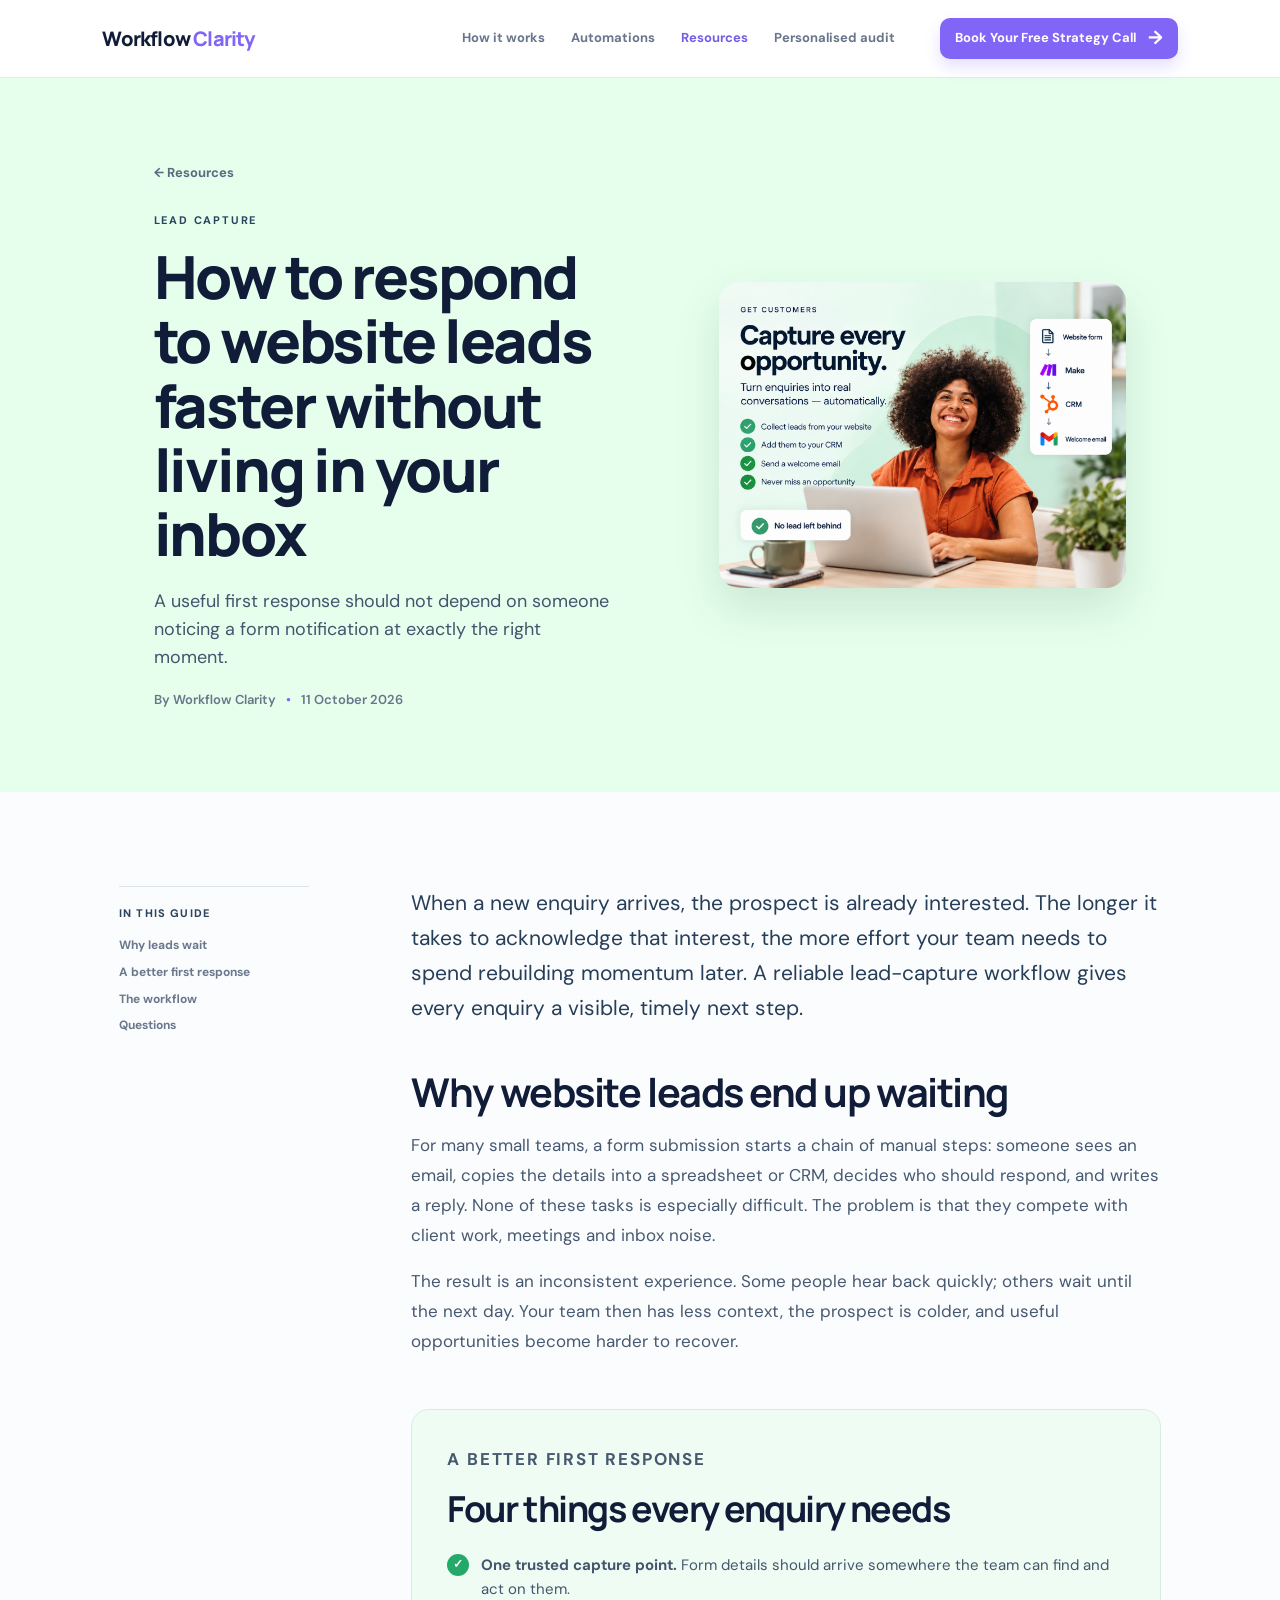
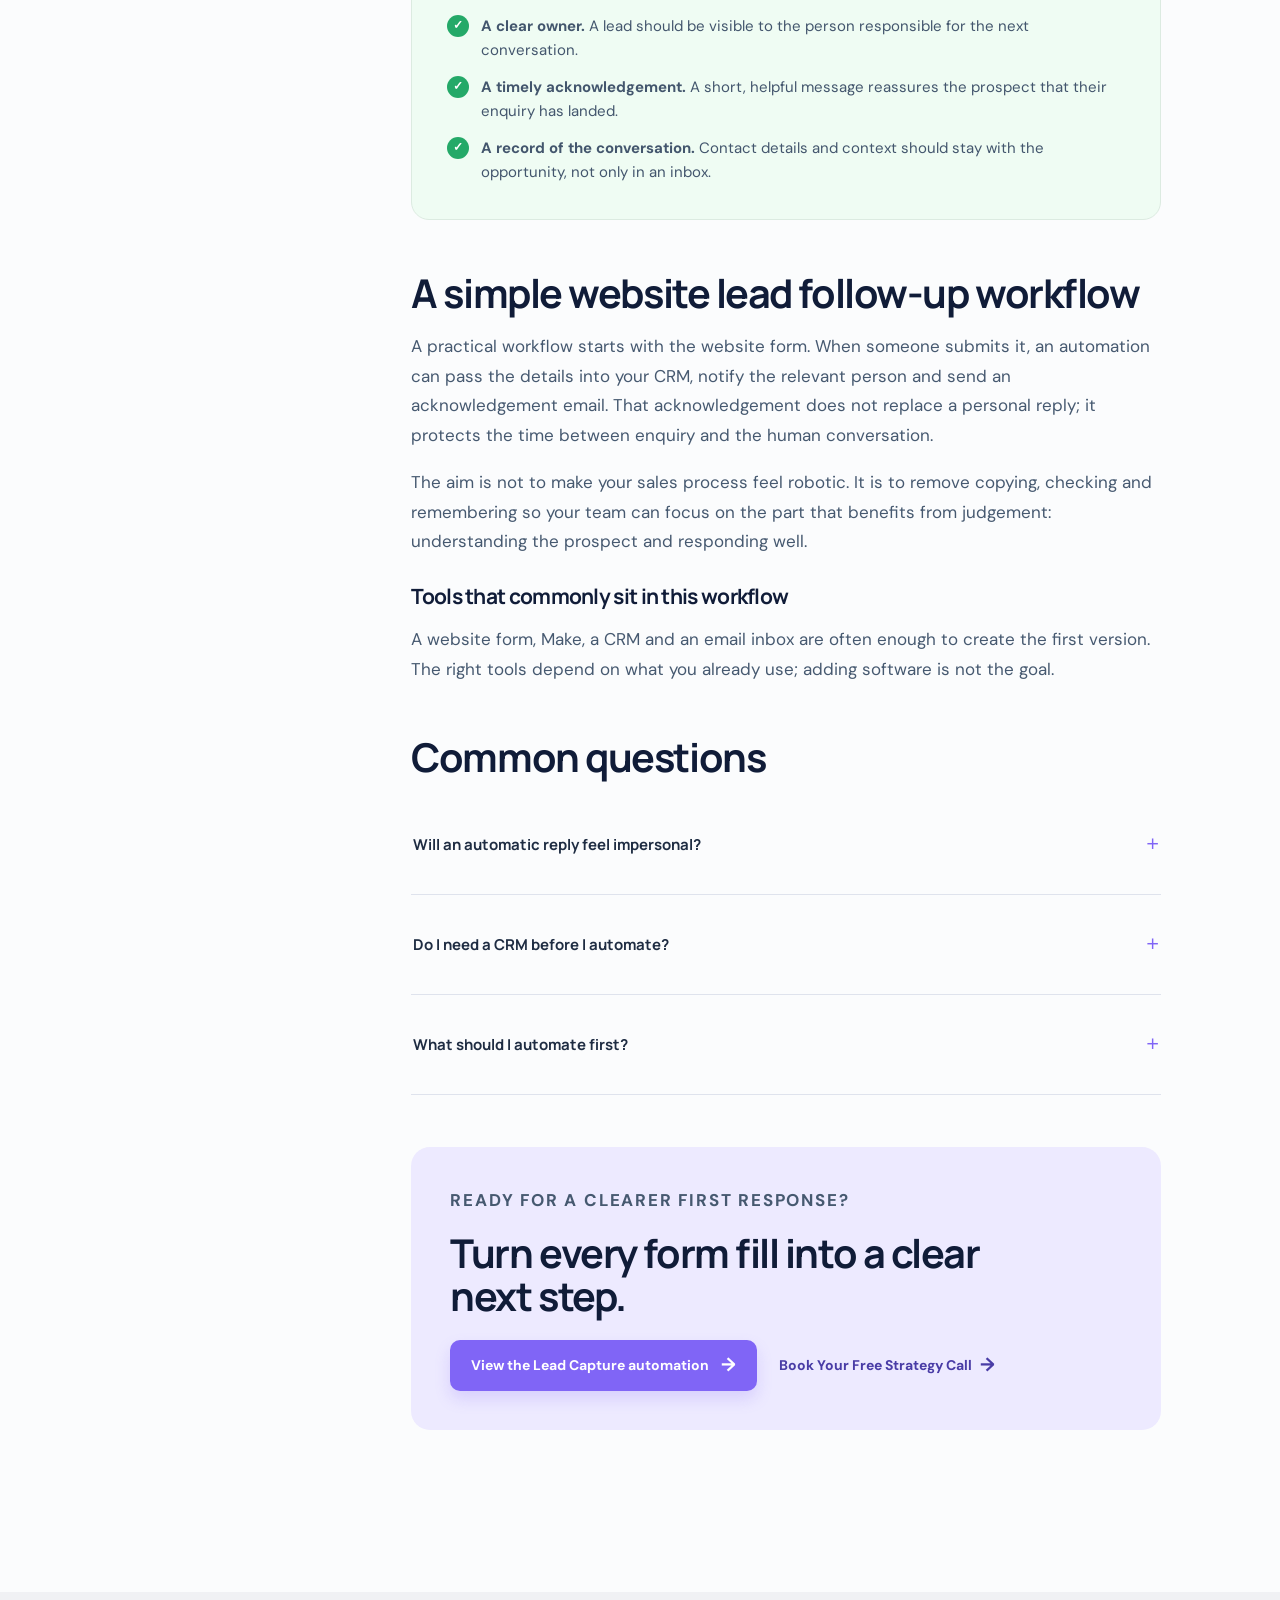
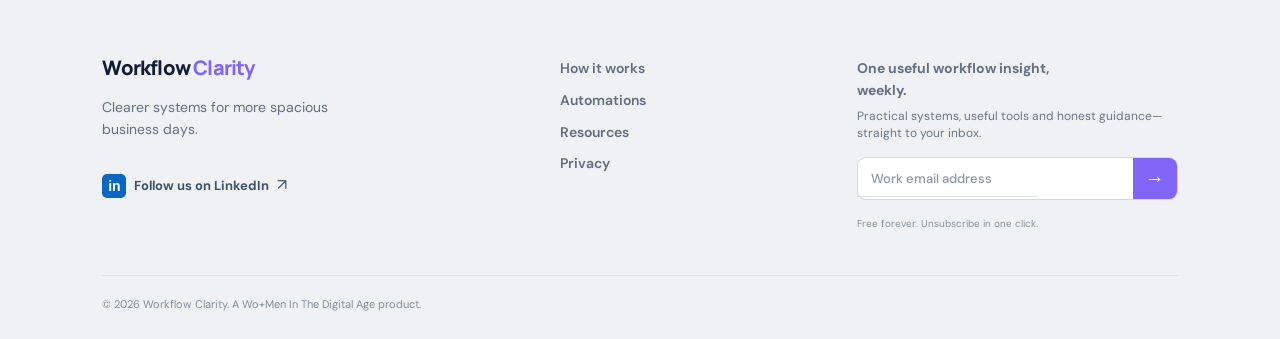
<file: guide-website-lead-follow-up.html>
<!doctype html>
<html lang="en">
<head>
  <meta charset="UTF-8" />
  <meta name="viewport" content="width=device-width,initial-scale=1.0" />
  <title>How to Respond to Website Leads Faster | Workflow Clarity</title>
  <meta name="description" content="A practical guide to faster website lead follow-up: capture form submissions, route them to your CRM and send a timely first response." />
  <link rel="canonical" href="https://workflow-clarity.com/guide-website-lead-follow-up.html" />
  <meta property="og:title" content="How to Respond to Website Leads Faster | Workflow Clarity" />
  <meta property="og:description" content="A practical guide to making sure every website enquiry gets a timely next step." />
  <meta property="og:image" content="https://workflow-clarity.com/assets/lead-capture.png" />
  <meta property="og:url" content="https://workflow-clarity.com/guide-website-lead-follow-up.html" />
  <meta property="og:type" content="article" />
  <script type="application/ld+json">{"@context":"https://schema.org","@type":"BlogPosting","headline":"How to Respond to Website Leads Faster Without Living in Your Inbox","description":"A practical guide to faster website lead follow-up.","image":"https://workflow-clarity.com/assets/lead-capture.png","datePublished":"2026-10-11","dateModified":"2026-10-11","author":{"@type":"Organization","name":"Workflow Clarity"},"publisher":{"@type":"Organization","name":"Workflow Clarity"},"mainEntityOfPage":"https://workflow-clarity.com/guide-website-lead-follow-up.html"}</script>
  <link rel="preconnect" href="https://fonts.googleapis.com" /><link rel="preconnect" href="https://fonts.gstatic.com" crossorigin /><link href="https://fonts.googleapis.com/css2?family=DM+Sans:wght@400;500;600;700&family=Manrope:wght@400;500;600;700;800&display=swap" rel="stylesheet" /><link rel="stylesheet" href="styles.css" />
</head>
<body class="article-page"><header class="library-header"><a class="brand" href="index.html">Workflow <span>Clarity</span></a><nav><a href="index.html#how-it-works">How it works</a><a href="automations.html">Automations</a><a class="active" href="resources.html">Resources</a><a href="personalised-audit.html">Personalised audit</a></nav><a class="button button-small" href="https://calendly.com/marguerite-workflow-clarity" target="_blank" rel="noreferrer">Book Your Free Strategy Call <span>→</span></a></header><main>
  <article><header class="article-hero"><div><a class="article-breadcrumb" href="resources.html">← Resources</a><p class="eyebrow">Lead capture</p><h1>How to respond to website leads faster without living in your inbox</h1><p class="article-dek">A useful first response should not depend on someone noticing a form notification at exactly the right moment.</p><p class="article-byline">By Workflow Clarity <span>•</span> 11 October 2026</p></div><figure><img src="assets/lead-capture.png" alt="Website lead capture workflow connecting a website form, Make, CRM and welcome email" /></figure></header>
  <div class="article-layout"><aside class="article-contents"><p>In this guide</p><a href="#problem">Why leads wait</a><a href="#checklist">A better first response</a><a href="#workflow">The workflow</a><a href="#faq">Questions</a></aside><div class="article-body"><p class="article-intro">When a new enquiry arrives, the prospect is already interested. The longer it takes to acknowledge that interest, the more effort your team needs to spend rebuilding momentum later. A reliable lead-capture workflow gives every enquiry a visible, timely next step.</p>
  <section id="problem"><h2>Why website leads end up waiting</h2><p>For many small teams, a form submission starts a chain of manual steps: someone sees an email, copies the details into a spreadsheet or CRM, decides who should respond, and writes a reply. None of these tasks is especially difficult. The problem is that they compete with client work, meetings and inbox noise.</p><p>The result is an inconsistent experience. Some people hear back quickly; others wait until the next day. Your team then has less context, the prospect is colder, and useful opportunities become harder to recover.</p></section>
  <section id="checklist" class="article-checklist"><p class="eyebrow">A better first response</p><h2>Four things every enquiry needs</h2><ol><li><strong>One trusted capture point.</strong> Form details should arrive somewhere the team can find and act on them.</li><li><strong>A clear owner.</strong> A lead should be visible to the person responsible for the next conversation.</li><li><strong>A timely acknowledgement.</strong> A short, helpful message reassures the prospect that their enquiry has landed.</li><li><strong>A record of the conversation.</strong> Contact details and context should stay with the opportunity, not only in an inbox.</li></ol></section>
  <section id="workflow"><h2>A simple website lead follow-up workflow</h2><p>A practical workflow starts with the website form. When someone submits it, an automation can pass the details into your CRM, notify the relevant person and send an acknowledgement email. That acknowledgement does not replace a personal reply; it protects the time between enquiry and the human conversation.</p><p>The aim is not to make your sales process feel robotic. It is to remove copying, checking and remembering so your team can focus on the part that benefits from judgement: understanding the prospect and responding well.</p><h3>Tools that commonly sit in this workflow</h3><p>A website form, Make, a CRM and an email inbox are often enough to create the first version. The right tools depend on what you already use; adding software is not the goal.</p></section>
  <section id="faq"><h2>Common questions</h2><details><summary>Will an automatic reply feel impersonal?<span>+</span></summary><p>Not if it is short, clear and honest. It should confirm what happens next, rather than pretend a person has already read the enquiry.</p></details><details><summary>Do I need a CRM before I automate?<span>+</span></summary><p>No. A CRM helps when you need a shared view of opportunities, but the first workflow can be shaped around the tools your team already relies on.</p></details><details><summary>What should I automate first?<span>+</span></summary><p>Start with the repeated hand-offs: capturing details, creating the contact record and sending the acknowledgement.</p></details></section>
  <section class="article-cta"><p class="eyebrow">Ready for a clearer first response?</p><h2>Turn every form fill into a clear next step.</h2><div><a class="button" href="workflow-lead-capture.html">View the Lead Capture automation <span>→</span></a><a class="text-link" href="https://calendly.com/marguerite-workflow-clarity" target="_blank" rel="noreferrer">Book Your Free Strategy Call <span>→</span></a></div></section></div></div></article></main><footer id="contact" class="site-footer resource-site-footer"><div><a class="brand" href="index.html">Workflow <span>Clarity</span></a><p>Clearer systems for more spacious business days.</p><a class="linkedin-link" href="https://www.linkedin.com/company/women-in-the-digital-age" target="_blank" rel="noreferrer"><span>in</span> Follow us on LinkedIn <b>↗</b></a></div><div class="footer-links"><a href="index.html#how-it-works">How it works</a><a href="automations.html">Automations</a><a href="resources.html">Resources</a><a href="privacy.html">Privacy</a></div><div class="footer-cta"><p>One useful workflow insight, weekly.</p><span>Practical systems, useful tools and honest guidance—straight to your inbox.</span><form class="footer-signup" action="#" method="post"><label class="sr-only" for="footer-email-lead-guide">Work email address</label><input id="footer-email-lead-guide" name="email" type="email" autocomplete="email" placeholder="Work email address" required /><button type="submit" aria-label="Subscribe to the newsletter">→</button></form><small>Free forever. Unsubscribe in one click.</small></div><small>© 2026 Workflow Clarity. A Wo+Men In The Digital Age product.</small></footer></body></html>
</file>
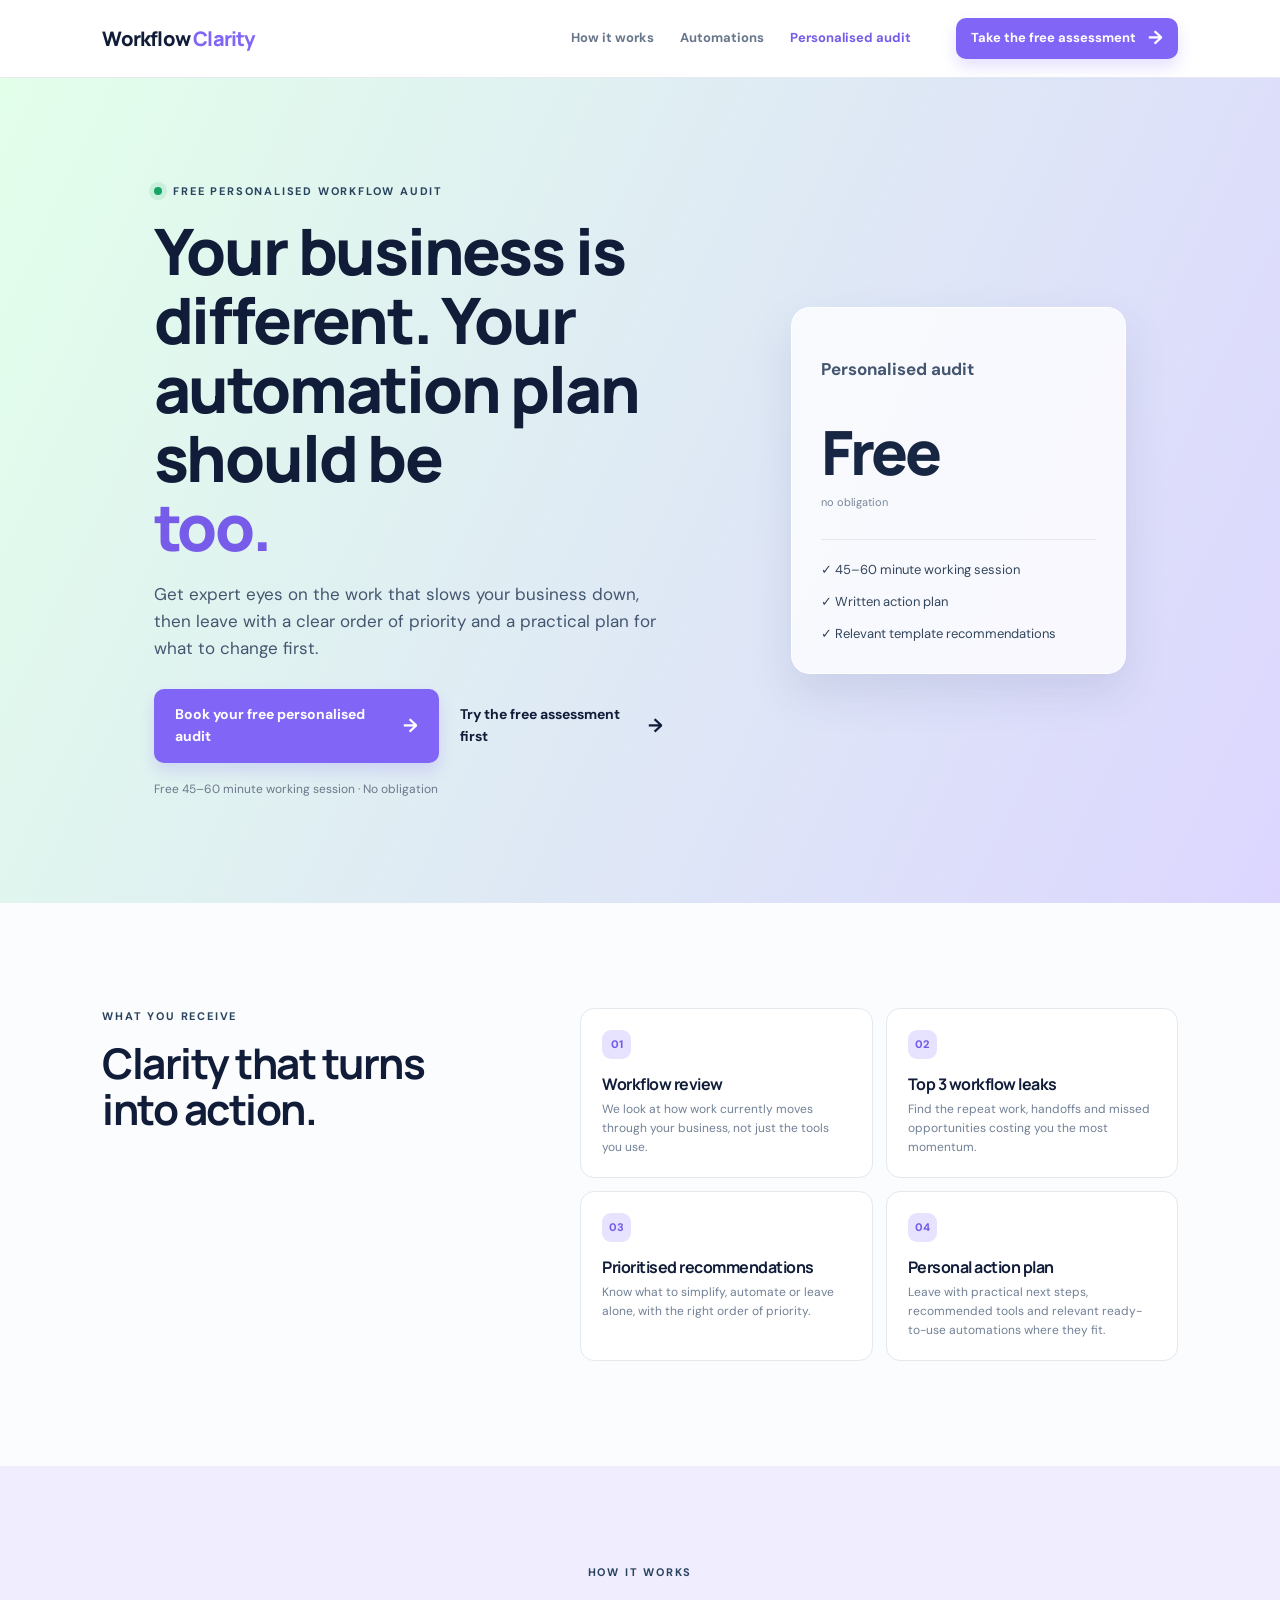
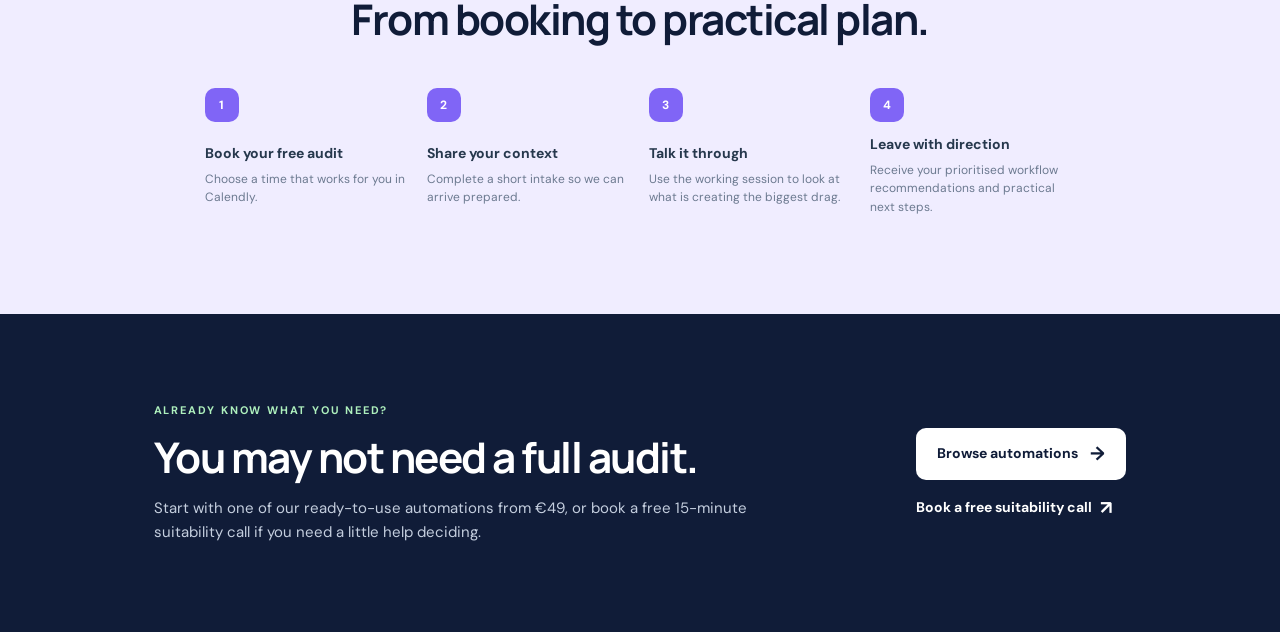
<file: personalised-audit.html>
<!doctype html>
<html lang="en"><head><meta charset="UTF-8"/><meta name="viewport" content="width=device-width,initial-scale=1.0"/><meta name="description" content="A personalised Workflow Clarity audit for businesses ready to improve their systems."/><title>Free Personalised Workflow Audit — Workflow Clarity</title><link rel="preconnect" href="https://fonts.googleapis.com"/><link rel="preconnect" href="https://fonts.gstatic.com" crossorigin/><link href="https://fonts.googleapis.com/css2?family=DM+Sans:wght@400;500;600;700&family=Manrope:wght@400;500;600;700;800&display=swap" rel="stylesheet"/><link rel="stylesheet" href="styles.css"/></head>
<body class="offer-page"><header class="library-header"><a class="brand" href="index.html">Workflow <span>Clarity</span></a><nav><a href="index.html#how-it-works">How it works</a><a href="automations.html">Automations</a><a class="active" href="personalised-audit.html">Personalised audit</a></nav><a class="button button-small" href="audit.html">Take the free assessment <span>→</span></a></header><main>
<section class="offer-hero"><div><p class="eyebrow"><span class="status-dot"></span> Free Personalised Workflow Audit</p><h1>Your business is different. Your automation plan should be <em>too.</em></h1><p>Get expert eyes on the work that slows your business down, then leave with a clear order of priority and a practical plan for what to change first.</p><div class="offer-hero-actions"><a class="button" href="https://calendly.com/marguerite-workflow-clarity" target="_blank" rel="noreferrer">Book your free personalised audit <span>→</span></a><a class="text-link" href="audit.html">Try the free assessment first <span>→</span></a></div><small>Free 45–60 minute working session · No obligation</small></div><div class="offer-price-card"><p>Personalised audit</p><strong>Free</strong><span>no obligation</span><ul><li>✓ 45–60 minute working session</li><li>✓ Written action plan</li><li>✓ Relevant template recommendations</li></ul></div></section>
<section class="offer-includes section-pad"><div><p class="eyebrow">What you receive</p><h2>Clarity that turns into action.</h2></div><div class="includes-grid"><article><span>01</span><h3>Workflow review</h3><p>We look at how work currently moves through your business, not just the tools you use.</p></article><article><span>02</span><h3>Top 3 workflow leaks</h3><p>Find the repeat work, handoffs and missed opportunities costing you the most momentum.</p></article><article><span>03</span><h3>Prioritised recommendations</h3><p>Know what to simplify, automate or leave alone, with the right order of priority.</p></article><article><span>04</span><h3>Personal action plan</h3><p>Leave with practical next steps, recommended tools and relevant ready-to-use automations where they fit.</p></article></div></section>
<section class="offer-journey"><p class="eyebrow">How it works</p><h2>From booking to practical plan.</h2><ol><li><b>1</b><div><strong>Book your free audit</strong><span>Choose a time that works for you in Calendly.</span></div></li><li><b>2</b><div><strong>Share your context</strong><span>Complete a short intake so we can arrive prepared.</span></div></li><li><b>3</b><div><strong>Talk it through</strong><span>Use the working session to look at what is creating the biggest drag.</span></div></li><li><b>4</b><div><strong>Leave with direction</strong><span>Receive your prioritised workflow recommendations and practical next steps.</span></div></li></ol></section>
<section class="offer-alternative"><div><p class="eyebrow">Already know what you need?</p><h2>You may not need a full audit.</h2><p>Start with one of our ready-to-use automations from €49, or book a free 15-minute suitability call if you need a little help deciding.</p></div><div><a class="button button-light" href="automations.html">Browse automations <span>→</span></a><a class="text-link" href="https://calendly.com/marguerite-workflow-clarity" target="_blank" rel="noreferrer">Book a free suitability call <span>↗</span></a></div></section></main></body></html>
</file>
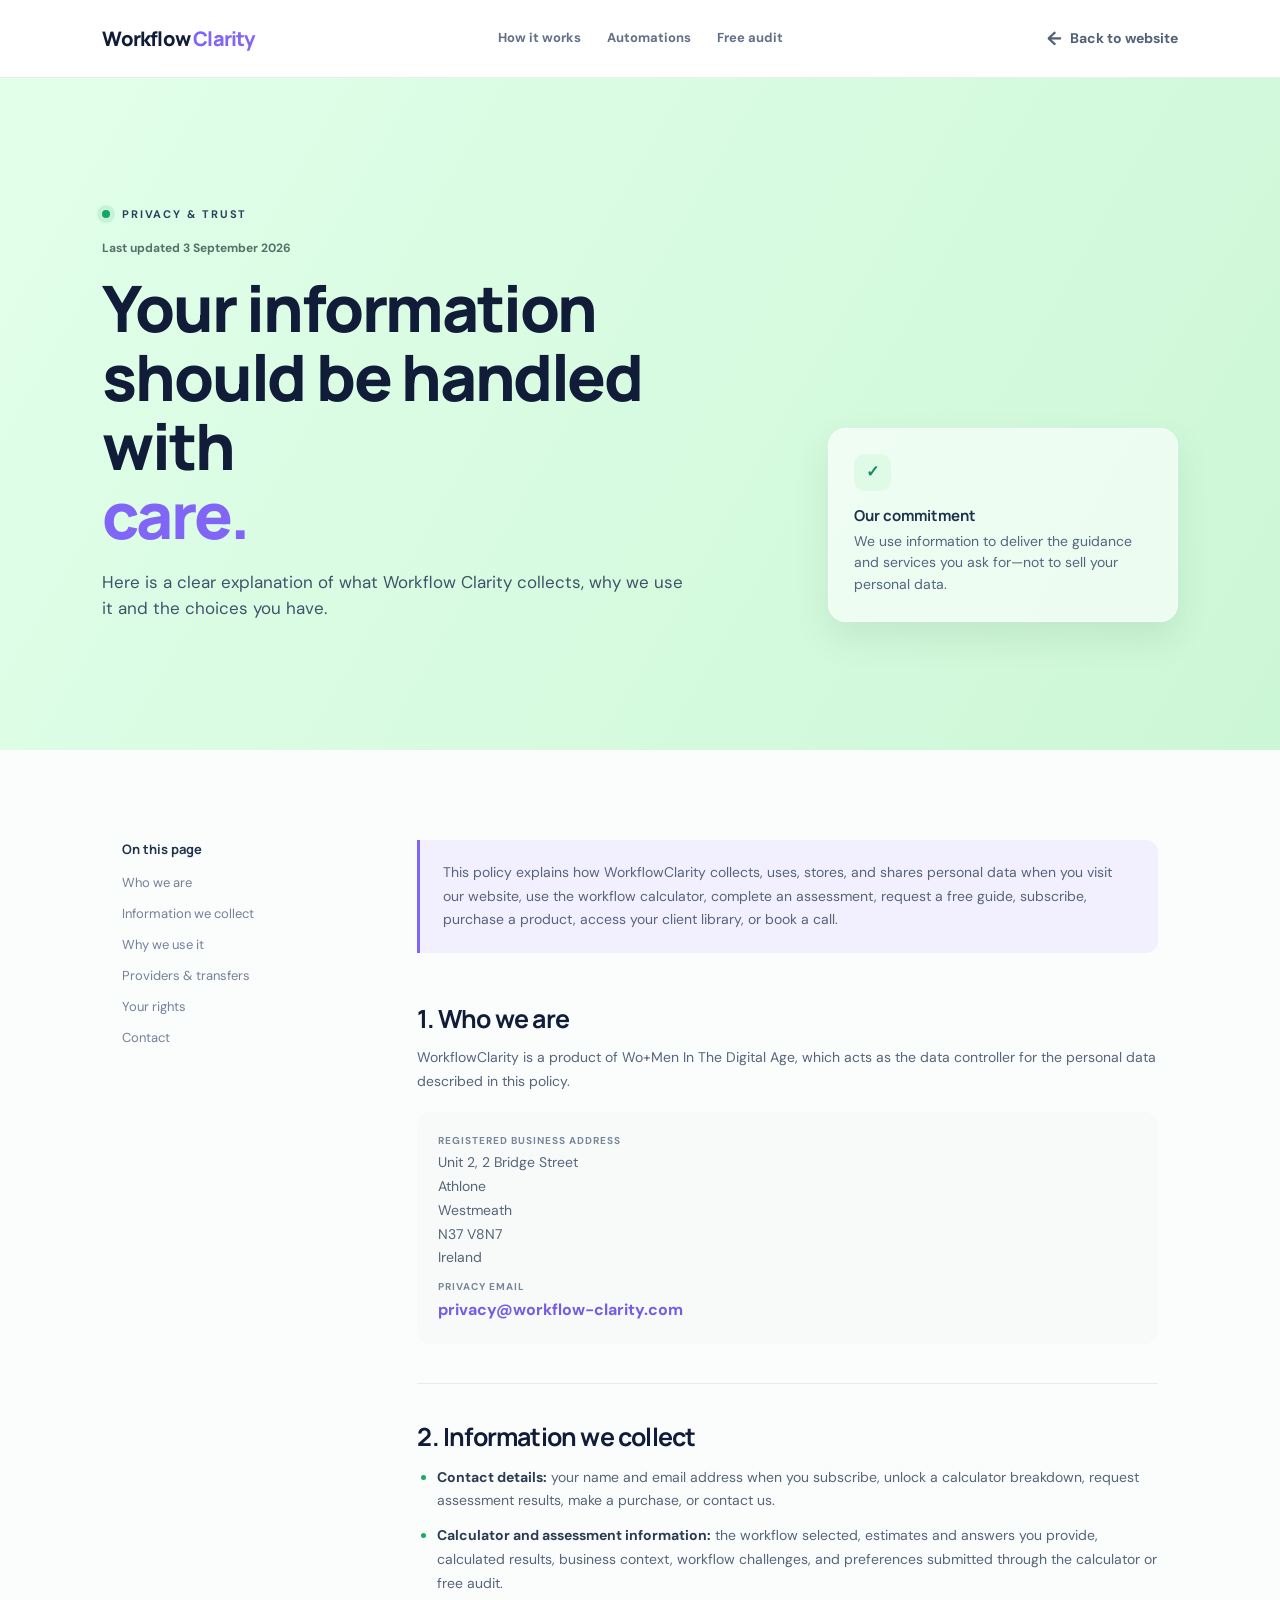
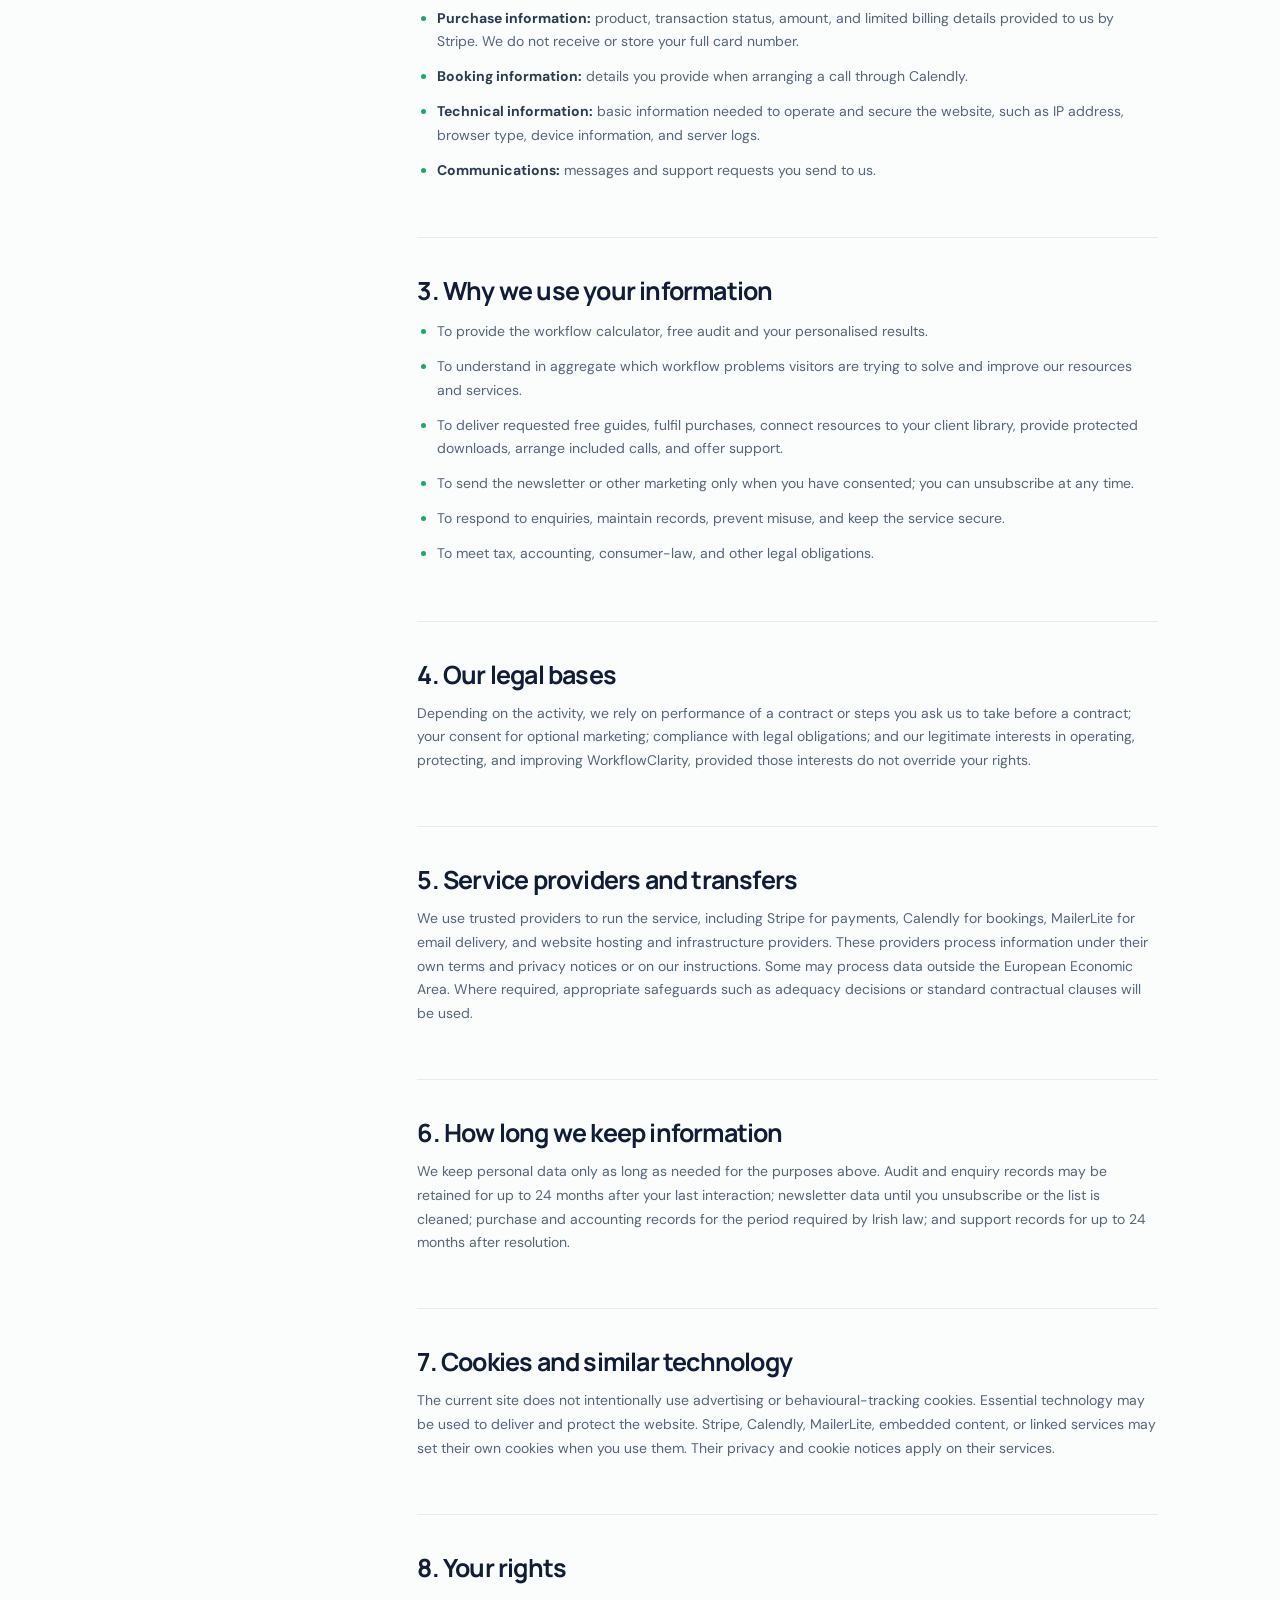
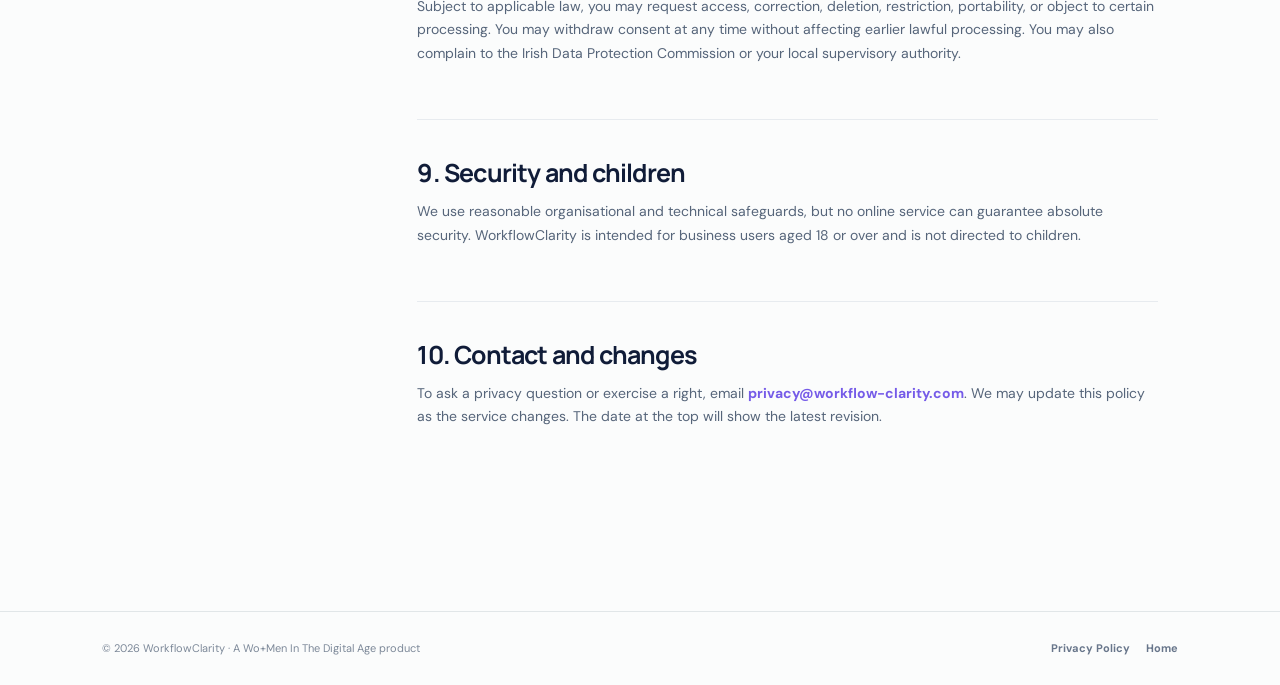
<file: privacy.html>
<!doctype html><html lang="en"><head><meta charset="UTF-8"/><meta name="viewport" content="width=device-width,initial-scale=1.0"/><meta name="description" content="Workflow Clarity privacy policy."/><title>Privacy Policy — Workflow Clarity</title><link rel="preconnect" href="https://fonts.googleapis.com"/><link rel="preconnect" href="https://fonts.gstatic.com" crossorigin/><link href="https://fonts.googleapis.com/css2?family=DM+Sans:wght@400;500;600;700&family=Manrope:wght@400;500;600;700;800&display=swap" rel="stylesheet"/><link rel="stylesheet" href="styles.css"/></head><body class="legal-page"><header class="legal-header"><a class="brand" href="index.html">Workflow <span>Clarity</span></a><nav><a href="index.html#how-it-works">How it works</a><a href="index.html#automations">Automations</a><a href="audit.html">Free audit</a></nav><a class="back-link" href="index.html"><span>←</span> Back to website</a></header><main><section class="legal-hero"><div><p class="eyebrow"><span class="status-dot"></span> Privacy &amp; trust</p><p class="legal-date">Last updated 3 September 2026</p><h1>Your information should be handled with <em>care.</em></h1><p>Here is a clear explanation of what Workflow Clarity collects, why we use it and the choices you have.</p></div><div class="legal-hero-card"><span>✓</span><p><strong>Our commitment</strong>We use information to deliver the guidance and services you ask for—not to sell your personal data.</p></div></section><section class="legal-layout"><aside class="legal-toc"><p>On this page</p><a href="#who">Who we are</a><a href="#collect">Information we collect</a><a href="#use">Why we use it</a><a href="#providers">Providers &amp; transfers</a><a href="#rights">Your rights</a><a href="#contact">Contact</a></aside><article class="legal-content"><p class="legal-intro">This policy explains how WorkflowClarity collects, uses, stores, and shares personal data when you visit our website, use the workflow calculator, complete an assessment, request a free guide, subscribe, purchase a product, access your client library, or book a call.</p><section id="who"><h2>1. Who we are</h2><p>WorkflowClarity is a product of Wo+Men In The Digital Age, which acts as the data controller for the personal data described in this policy.</p><div class="legal-contact-card"><span>Registered business address</span><p>Unit 2, 2 Bridge Street<br/>Athlone<br/>Westmeath<br/>N37 V8N7<br/>Ireland</p><span>Privacy email</span><a href="mailto:privacy@workflow-clarity.com">privacy@workflow-clarity.com</a></div></section><section id="collect"><h2>2. Information we collect</h2><ul><li><strong>Contact details:</strong> your name and email address when you subscribe, unlock a calculator breakdown, request assessment results, make a purchase, or contact us.</li><li><strong>Calculator and assessment information:</strong> the workflow selected, estimates and answers you provide, calculated results, business context, workflow challenges, and preferences submitted through the calculator or free audit.</li><li><strong>Purchase information:</strong> product, transaction status, amount, and limited billing details provided to us by Stripe. We do not receive or store your full card number.</li><li><strong>Booking information:</strong> details you provide when arranging a call through Calendly.</li><li><strong>Technical information:</strong> basic information needed to operate and secure the website, such as IP address, browser type, device information, and server logs.</li><li><strong>Communications:</strong> messages and support requests you send to us.</li></ul></section><section id="use"><h2>3. Why we use your information</h2><ul><li>To provide the workflow calculator, free audit and your personalised results.</li><li>To understand in aggregate which workflow problems visitors are trying to solve and improve our resources and services.</li><li>To deliver requested free guides, fulfil purchases, connect resources to your client library, provide protected downloads, arrange included calls, and offer support.</li><li>To send the newsletter or other marketing only when you have consented; you can unsubscribe at any time.</li><li>To respond to enquiries, maintain records, prevent misuse, and keep the service secure.</li><li>To meet tax, accounting, consumer-law, and other legal obligations.</li></ul></section><section><h2>4. Our legal bases</h2><p>Depending on the activity, we rely on performance of a contract or steps you ask us to take before a contract; your consent for optional marketing; compliance with legal obligations; and our legitimate interests in operating, protecting, and improving WorkflowClarity, provided those interests do not override your rights.</p></section><section id="providers"><h2>5. Service providers and transfers</h2><p>We use trusted providers to run the service, including Stripe for payments, Calendly for bookings, MailerLite for email delivery, and website hosting and infrastructure providers. These providers process information under their own terms and privacy notices or on our instructions. Some may process data outside the European Economic Area. Where required, appropriate safeguards such as adequacy decisions or standard contractual clauses will be used.</p></section><section><h2>6. How long we keep information</h2><p>We keep personal data only as long as needed for the purposes above. Audit and enquiry records may be retained for up to 24 months after your last interaction; newsletter data until you unsubscribe or the list is cleaned; purchase and accounting records for the period required by Irish law; and support records for up to 24 months after resolution.</p></section><section><h2>7. Cookies and similar technology</h2><p>The current site does not intentionally use advertising or behavioural-tracking cookies. Essential technology may be used to deliver and protect the website. Stripe, Calendly, MailerLite, embedded content, or linked services may set their own cookies when you use them. Their privacy and cookie notices apply on their services.</p></section><section id="rights"><h2>8. Your rights</h2><p>Subject to applicable law, you may request access, correction, deletion, restriction, portability, or object to certain processing. You may withdraw consent at any time without affecting earlier lawful processing. You may also complain to the Irish Data Protection Commission or your local supervisory authority.</p></section><section><h2>9. Security and children</h2><p>We use reasonable organisational and technical safeguards, but no online service can guarantee absolute security. WorkflowClarity is intended for business users aged 18 or over and is not directed to children.</p></section><section id="contact"><h2>10. Contact and changes</h2><p>To ask a privacy question or exercise a right, email <a href="mailto:privacy@workflow-clarity.com">privacy@workflow-clarity.com</a>. We may update this policy as the service changes. The date at the top will show the latest revision.</p></section></article></section></main><footer class="legal-footer"><span>© 2026 WorkflowClarity · A Wo+Men In The Digital Age product</span><div><a href="privacy.html">Privacy Policy</a><a href="index.html">Home</a></div></footer></body></html>
</file>
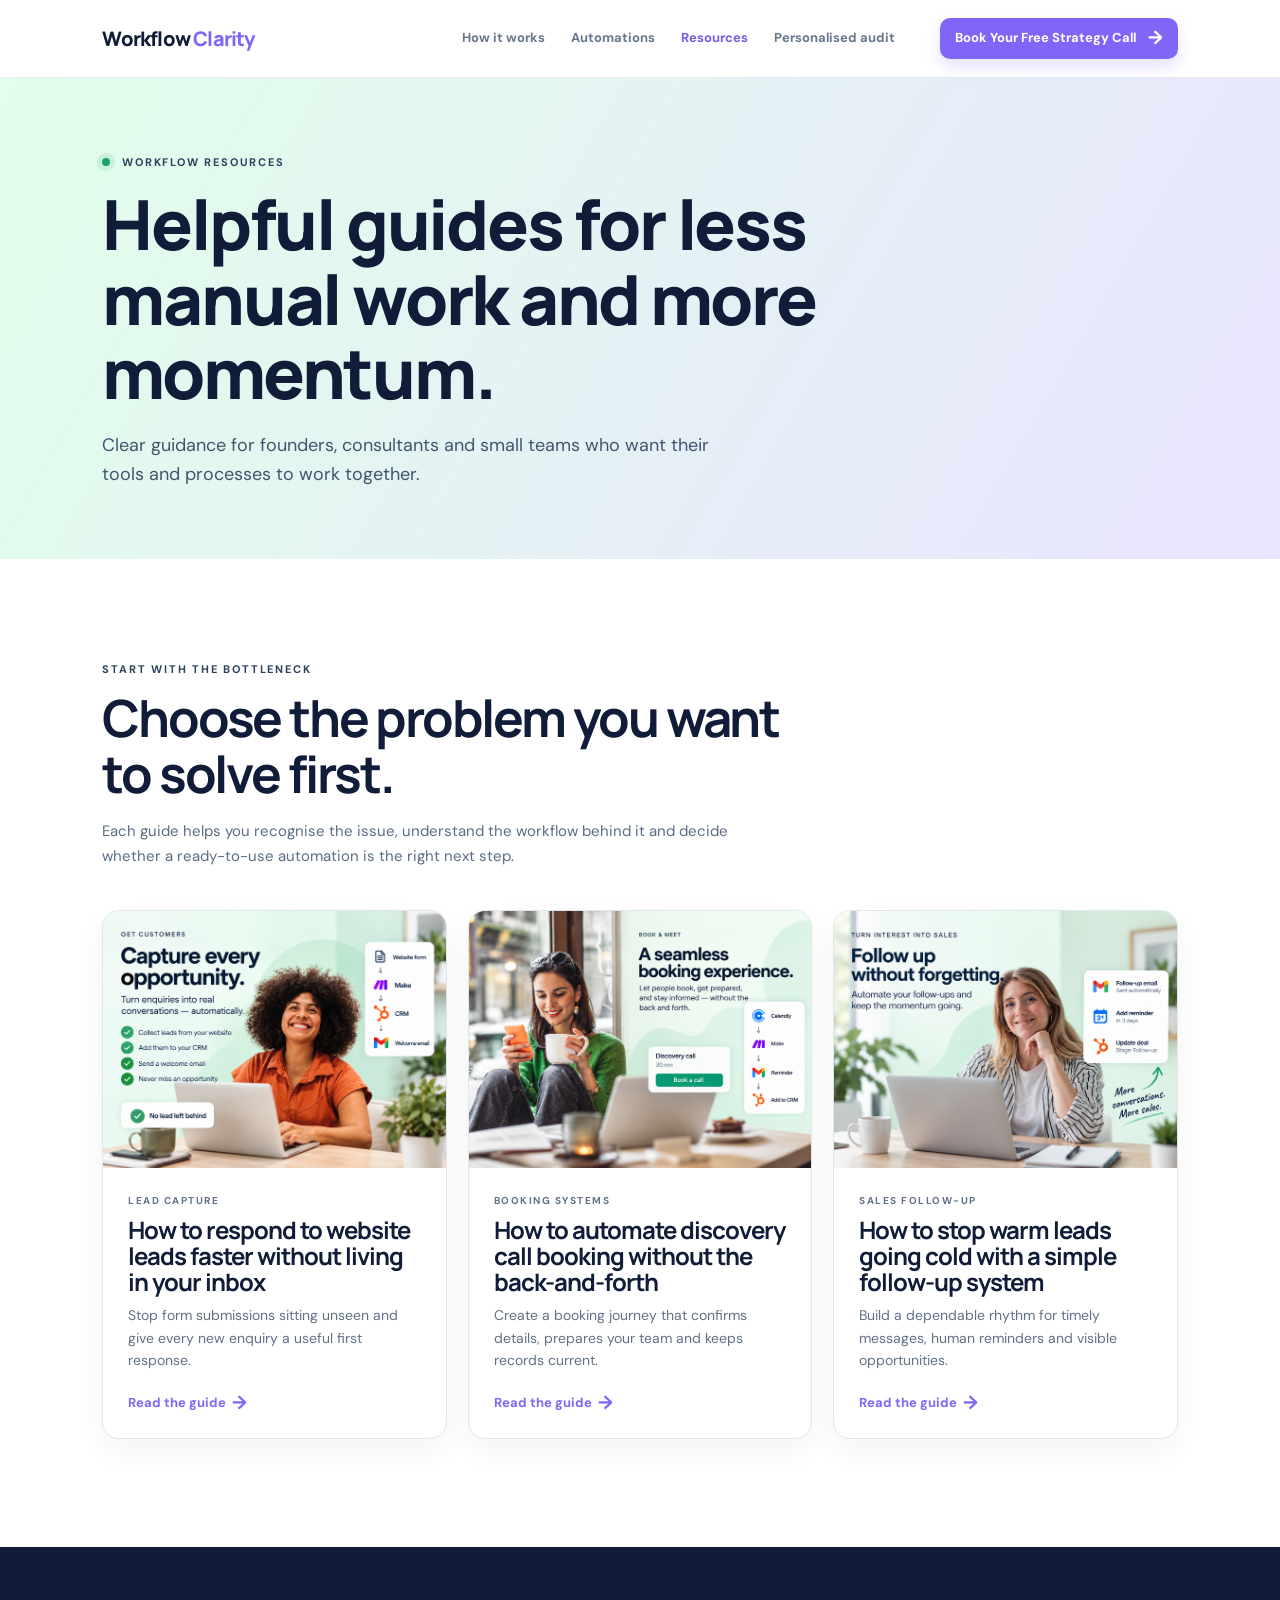
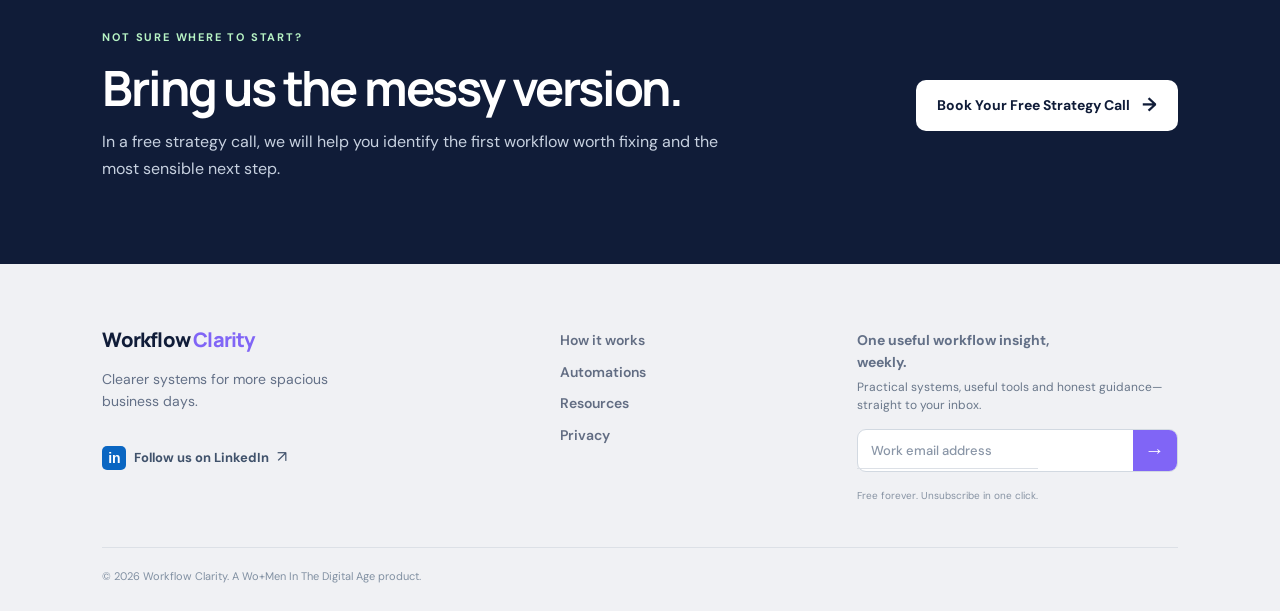
<file: resources.html>
<!doctype html>
<html lang="en">
<head>
  <meta charset="UTF-8" />
  <meta name="viewport" content="width=device-width,initial-scale=1.0" />
  <title>Workflow Resources for Small Businesses | Workflow Clarity</title>
  <meta name="description" content="Practical workflow guides for founders, consultants and small teams: respond to website leads faster, simplify booking and prevent warm leads going cold." />
  <link rel="canonical" href="https://workflow-clarity.com/resources.html" />
  <meta property="og:title" content="Workflow Resources for Small Businesses | Workflow Clarity" />
  <meta property="og:description" content="Practical guides for creating clearer, more reliable business workflows." />
  <meta property="og:image" content="https://workflow-clarity.com/assets/friction-to-flow.png" />
  <meta property="og:url" content="https://workflow-clarity.com/resources.html" />
  <meta property="og:type" content="website" />
  <link rel="preconnect" href="https://fonts.googleapis.com" />
  <link rel="preconnect" href="https://fonts.gstatic.com" crossorigin />
  <link href="https://fonts.googleapis.com/css2?family=DM+Sans:wght@400;500;600;700&family=Manrope:wght@400;500;600;700;800&display=swap" rel="stylesheet" />
  <link rel="stylesheet" href="styles.css" />
</head>
<body class="resources-page">
  <header class="library-header"><a class="brand" href="index.html">Workflow <span>Clarity</span></a><nav><a href="index.html#how-it-works">How it works</a><a href="automations.html">Automations</a><a class="active" aria-current="page" href="resources.html">Resources</a><a href="personalised-audit.html">Personalised audit</a></nav><a class="button button-small" href="https://calendly.com/marguerite-workflow-clarity" target="_blank" rel="noreferrer">Book Your Free Strategy Call <span>→</span></a></header>
  <main>
    <section class="resources-hero"><div><p class="eyebrow"><span class="status-dot"></span> Workflow resources</p><h1>Helpful guides for less manual work and more momentum.</h1><p>Clear guidance for founders, consultants and small teams who want their tools and processes to work together.</p></div></section>
    <section class="resources-list section-pad" aria-labelledby="resources-heading"><div class="resources-heading"><div><p class="eyebrow">Start with the bottleneck</p><h2 id="resources-heading">Choose the problem you want to solve first.</h2></div><p>Each guide helps you recognise the issue, understand the workflow behind it and decide whether a ready-to-use automation is the right next step.</p></div><div class="resources-grid">
      <article class="resource-preview"><a class="resource-preview-image" href="guide-website-lead-follow-up.html"><img src="assets/lead-capture.png" alt="Website lead capture automation with a form, Make, CRM and welcome email" /></a><div><p class="card-kicker">Lead capture</p><h3><a href="guide-website-lead-follow-up.html">How to respond to website leads faster without living in your inbox</a></h3><p>Stop form submissions sitting unseen and give every new enquiry a useful first response.</p><a class="card-link" href="guide-website-lead-follow-up.html">Read the guide <span>→</span></a></div></article>
      <article class="resource-preview"><a class="resource-preview-image" href="guide-discovery-call-booking.html"><img src="assets/booking-flow.png" alt="Discovery call booking workflow connecting Calendly, Make, Gmail and a CRM" /></a><div><p class="card-kicker">Booking systems</p><h3><a href="guide-discovery-call-booking.html">How to automate discovery call booking without the back-and-forth</a></h3><p>Create a booking journey that confirms details, prepares your team and keeps records current.</p><a class="card-link" href="guide-discovery-call-booking.html">Read the guide <span>→</span></a></div></article>
      <article class="resource-preview"><a class="resource-preview-image" href="guide-sales-follow-up.html"><img src="assets/follow-up.png" alt="Automated sales follow-up workflow with email, calendar reminder and CRM" /></a><div><p class="card-kicker">Sales follow-up</p><h3><a href="guide-sales-follow-up.html">How to stop warm leads going cold with a simple follow-up system</a></h3><p>Build a dependable rhythm for timely messages, human reminders and visible opportunities.</p><a class="card-link" href="guide-sales-follow-up.html">Read the guide <span>→</span></a></div></article>
    </div></section>
    <section class="resources-callout"><div><p class="eyebrow">Not sure where to start?</p><h2>Bring us the messy version.</h2><p>In a free strategy call, we will help you identify the first workflow worth fixing and the most sensible next step.</p></div><a class="button button-light" href="https://calendly.com/marguerite-workflow-clarity" target="_blank" rel="noreferrer">Book Your Free Strategy Call <span>→</span></a></section>
  </main>
  <footer id="contact" class="site-footer resource-site-footer"><div><a class="brand" href="index.html">Workflow <span>Clarity</span></a><p>Clearer systems for more spacious business days.</p><a class="linkedin-link" href="https://www.linkedin.com/company/women-in-the-digital-age" target="_blank" rel="noreferrer"><span>in</span> Follow us on LinkedIn <b>↗</b></a></div><div class="footer-links"><a href="index.html#how-it-works">How it works</a><a href="automations.html">Automations</a><a href="resources.html">Resources</a><a href="privacy.html">Privacy</a></div><div class="footer-cta"><p>One useful workflow insight, weekly.</p><span>Practical systems, useful tools and honest guidance—straight to your inbox.</span><form class="footer-signup" action="#" method="post"><label class="sr-only" for="footer-email-resources">Work email address</label><input id="footer-email-resources" name="email" type="email" autocomplete="email" placeholder="Work email address" required /><button type="submit" aria-label="Subscribe to the newsletter">→</button></form><small>Free forever. Unsubscribe in one click.</small></div><small>© 2026 Workflow Clarity. A Wo+Men In The Digital Age product.</small></footer>
</body>
</html>
</file>
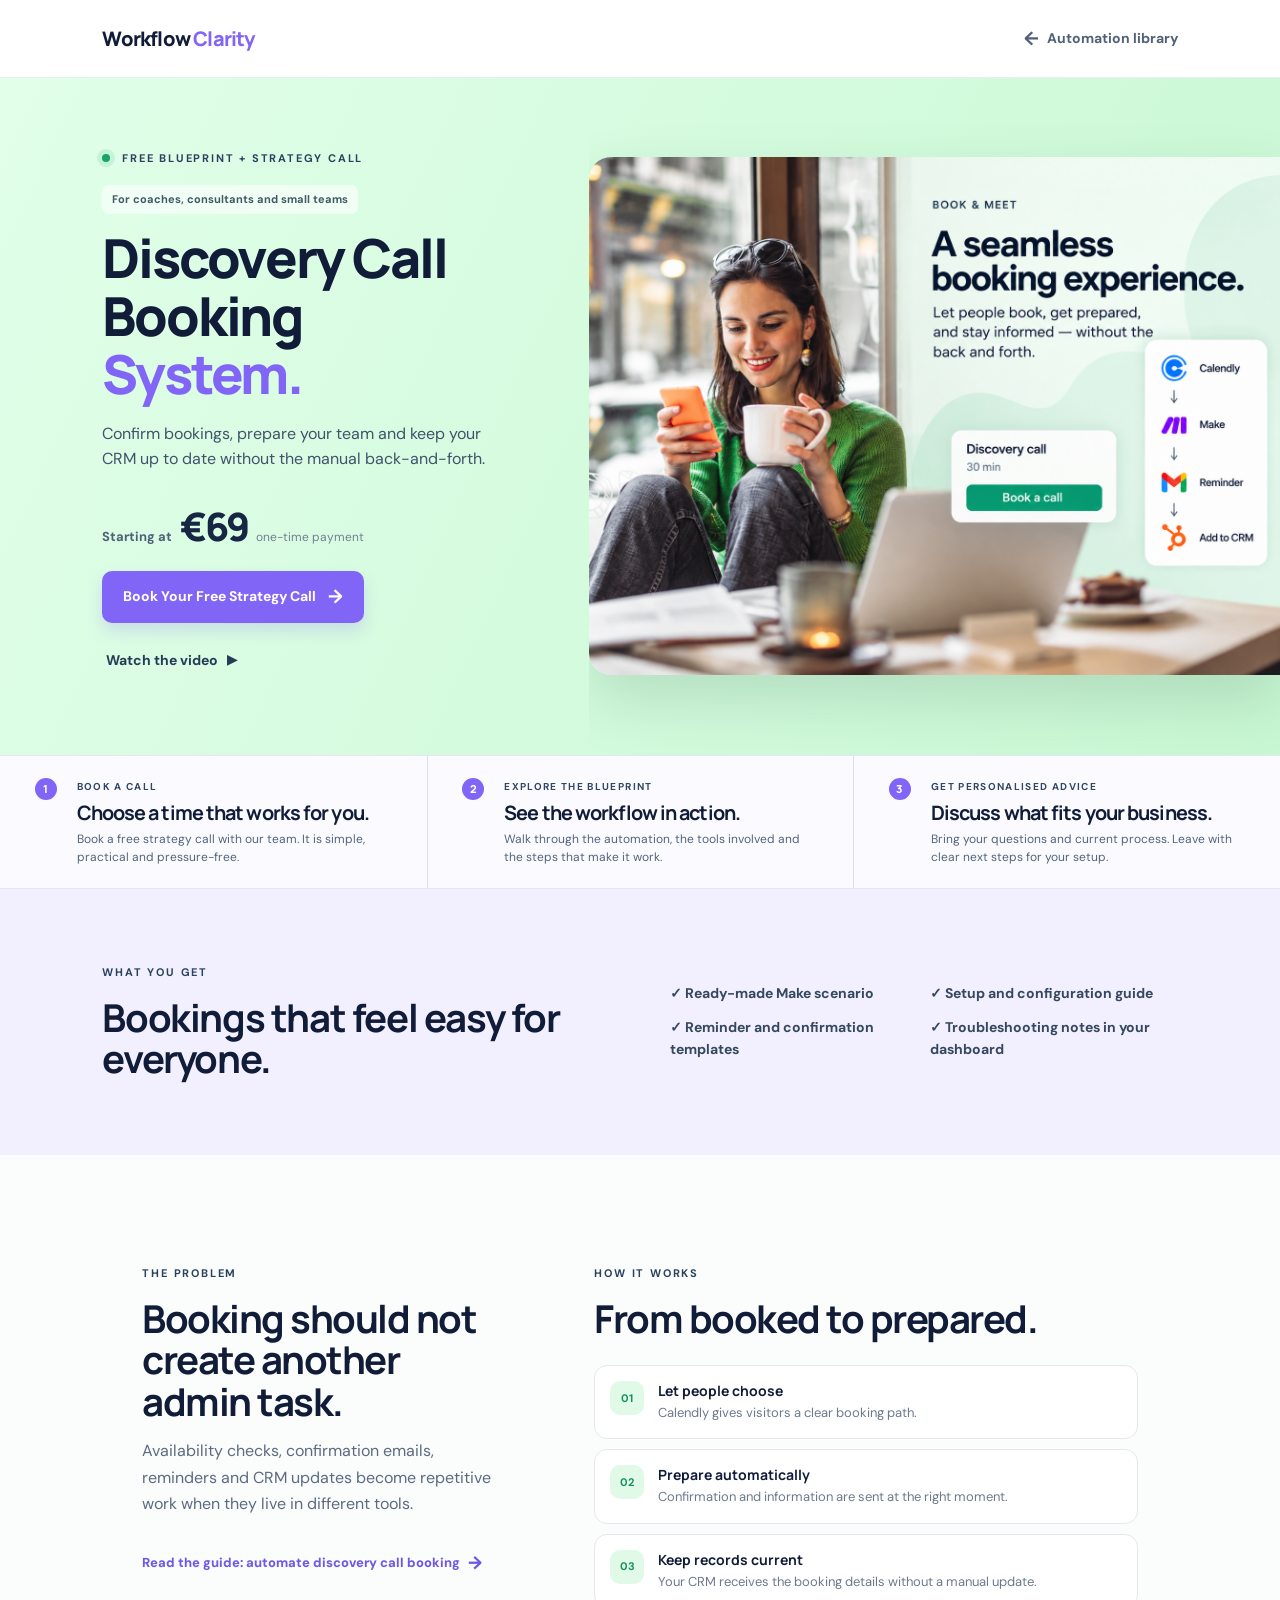
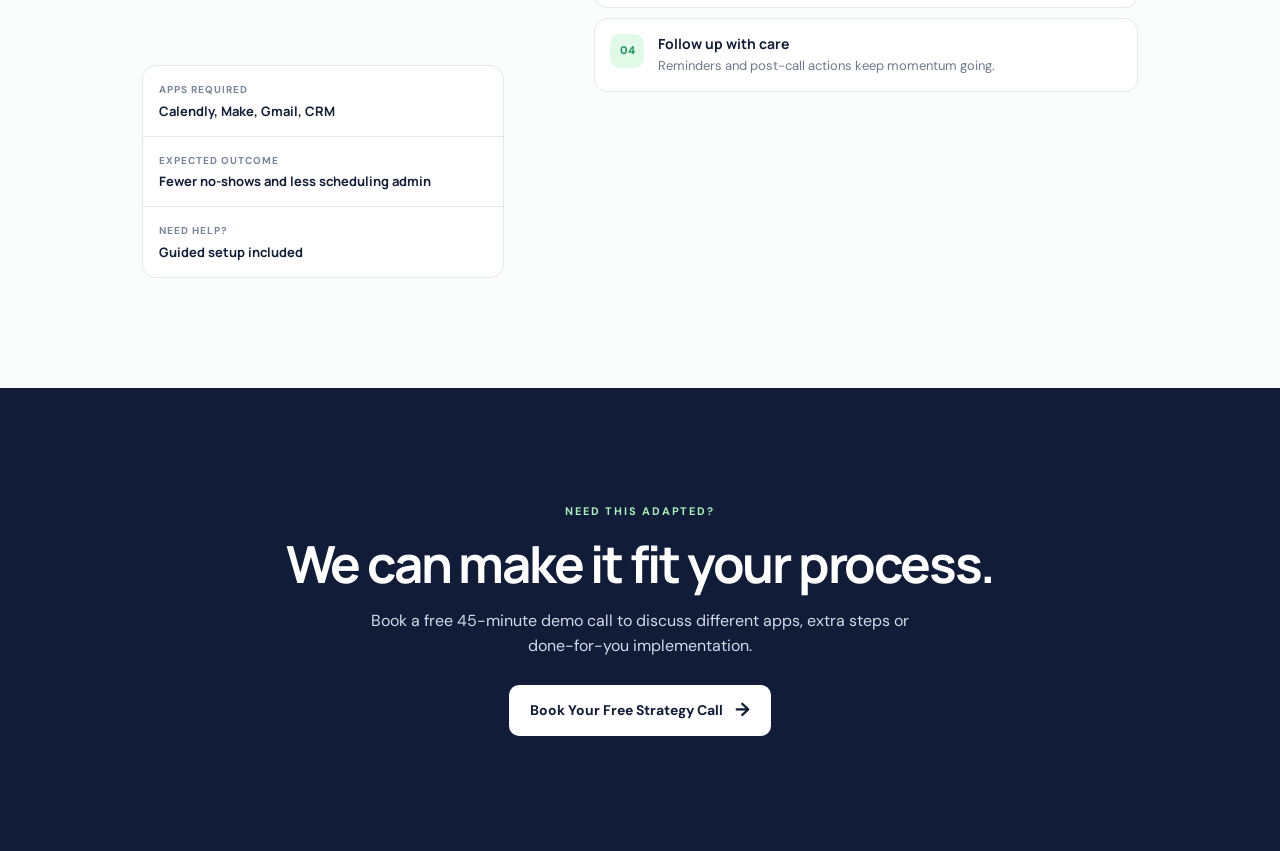
<file: workflow-booking.html>
<!doctype html><html lang="en"><head><meta charset="UTF-8"/><meta name="viewport" content="width=device-width,initial-scale=1.0"/><title>Discovery Call Booking System — Workflow Clarity</title><link rel="preconnect" href="https://fonts.googleapis.com"/><link rel="preconnect" href="https://fonts.gstatic.com" crossorigin/><link href="https://fonts.googleapis.com/css2?family=DM+Sans:wght@400;500;600;700&family=Manrope:wght@400;500;600;700;800&display=swap" rel="stylesheet"/><link rel="stylesheet" href="styles.css?v=20261007-steps"/></head><body class="playbook-page product-page"><header class="playbook-header"><a class="brand" href="index.html">Workflow <span>Clarity</span></a><a class="back-link" href="automations.html"><span>←</span> Automation library</a></header><main><section class="playbook-hero"><div class="playbook-copy"><p class="eyebrow"><span class="status-dot"></span> Free blueprint + strategy call</p><p class="playbook-label">For coaches, consultants and small teams</p><h1>Discovery Call Booking <em>System.</em></h1><p>Confirm bookings, prepare your team and keep your CRM up to date without the manual back-and-forth.</p><div class="product-buy-row"><span class="price-prefix">Starting at</span><strong>€69</strong><span>one-time payment</span></div><div class="playbook-actions"><a class="button" href="https://calendly.com/marguerite-workflow-clarity" target="_blank" rel="noreferrer">Book Your Free Strategy Call <span>→</span></a><button class="video-trigger" type="button" data-video-modal-open data-video-src="https://share.synthesia.io/embeds/videos/bfc2c375-8ba2-4c79-8f29-35d6070a7717">Watch the video <span>▶</span></button></div></div><figure class="playbook-image"><img src="assets/booking-flow.png" alt="Booking workflow connecting Calendly, Make, Gmail and a CRM"/></figure></section><section class="strategy-steps" aria-label="What happens next"><article class="strategy-step"><span class="strategy-step-number">1</span><div><p class="eyebrow">Book a call</p><h2>Choose a time that works for you.</h2><p>Book a free strategy call with our team. It is simple, practical and pressure-free.</p></div></article><article class="strategy-step"><span class="strategy-step-number">2</span><div><p class="eyebrow">Explore the blueprint</p><h2>See the workflow in action.</h2><p>Walk through the automation, the tools involved and the steps that make it work.</p></div></article><article class="strategy-step"><span class="strategy-step-number">3</span><div><p class="eyebrow">Get personalised advice</p><h2>Discuss what fits your business.</h2><p>Bring your questions and current process. Leave with clear next steps for your setup.</p></div></article></section><section class="product-package section-pad"><div><p class="eyebrow">What you get</p><h2>Bookings that feel easy for everyone.</h2></div><ul><li>✓ Ready-made Make scenario</li><li>✓ Setup and configuration guide</li><li>✓ Reminder and confirmation templates</li><li>✓ Troubleshooting notes in your dashboard</li></ul></section><section class="playbook-content"><div class="playbook-problem"><p class="eyebrow">The problem</p><h2>Booking should not create another admin task.</h2><p>Availability checks, confirmation emails, reminders and CRM updates become repetitive work when they live in different tools.</p><a class="article-link" href="guide-discovery-call-booking.html">Read the guide: automate discovery call booking <span>→</span></a></div><div class="playbook-map"><p class="eyebrow">How it works</p><h2>From booked to prepared.</h2><ol><li><b>01</b><div><strong>Let people choose</strong><span>Calendly gives visitors a clear booking path.</span></div></li><li><b>02</b><div><strong>Prepare automatically</strong><span>Confirmation and information are sent at the right moment.</span></div></li><li><b>03</b><div><strong>Keep records current</strong><span>Your CRM receives the booking details without a manual update.</span></div></li><li><b>04</b><div><strong>Follow up with care</strong><span>Reminders and post-call actions keep momentum going.</span></div></li></ol></div><div class="playbook-facts"><div><span>Apps required</span><strong>Calendly, Make, Gmail, CRM</strong></div><div><span>Expected outcome</span><strong>Fewer no-shows and less scheduling admin</strong></div><div><span>Need help?</span><strong>Guided setup included</strong></div></div></section><section class="playbook-cta"><p class="eyebrow">Need this adapted?</p><h2>We can make it fit your process.</h2><p>Book a free 45-minute demo call to discuss different apps, extra steps or done-for-you implementation.</p><a class="button button-light" href="https://calendly.com/marguerite-workflow-clarity" target="_blank" rel="noreferrer">Book Your Free Strategy Call <span>→</span></a></section></main><div class="video-modal" data-video-modal aria-hidden="true"><div class="video-modal-backdrop" data-video-modal-close></div><section class="video-modal-panel" role="dialog" aria-modal="true" aria-label="Discovery Call Booking System walkthrough"><button class="video-modal-close" type="button" aria-label="Close video" data-video-modal-close>×</button><div class="video-frame" data-video-frame></div></section></div><script>const videoModal=document.querySelector("[data-video-modal]"),videoOpen=document.querySelector("[data-video-modal-open]"),videoFrame=document.querySelector("[data-video-frame]"),videoClose=document.querySelectorAll("[data-video-modal-close]");const isDirectVideo=url=>/\.(mp4|webm|ogg)(?:[?#]|$)/i.test(url);function autoplayUrl(url){try{const target=new URL(url,window.location.href);target.searchParams.set("autoplay","1");return target.href}catch{return url}}function addPlayer(source){videoFrame.replaceChildren();if(isDirectVideo(source)){const player=document.createElement("video");player.src=source;player.controls=true;player.autoplay=true;player.playsInline=true;videoFrame.append(player);player.play().catch(()=>{})}else{const player=document.createElement("iframe");player.src=autoplayUrl(source);player.title="Discovery Call Booking System walkthrough";player.allow="autoplay; encrypted-media; fullscreen; microphone; screen-wake-lock";player.allowFullscreen=true;videoFrame.append(player)}}function closeVideo(){if(!videoModal.classList.contains("is-open"))return;videoModal.classList.remove("is-open");videoModal.setAttribute("aria-hidden","true");document.body.classList.remove("video-modal-open");videoFrame.replaceChildren();videoOpen.focus()}videoOpen.addEventListener("click",()=>{addPlayer(videoOpen.dataset.videoSrc);videoModal.classList.add("is-open");videoModal.setAttribute("aria-hidden","false");document.body.classList.add("video-modal-open");videoModal.querySelector(".video-modal-close").focus()});videoClose.forEach(button=>button.addEventListener("click",closeVideo));document.addEventListener("keydown",event=>{if(event.key==="Escape")closeVideo()});</script></body></html>
</file>
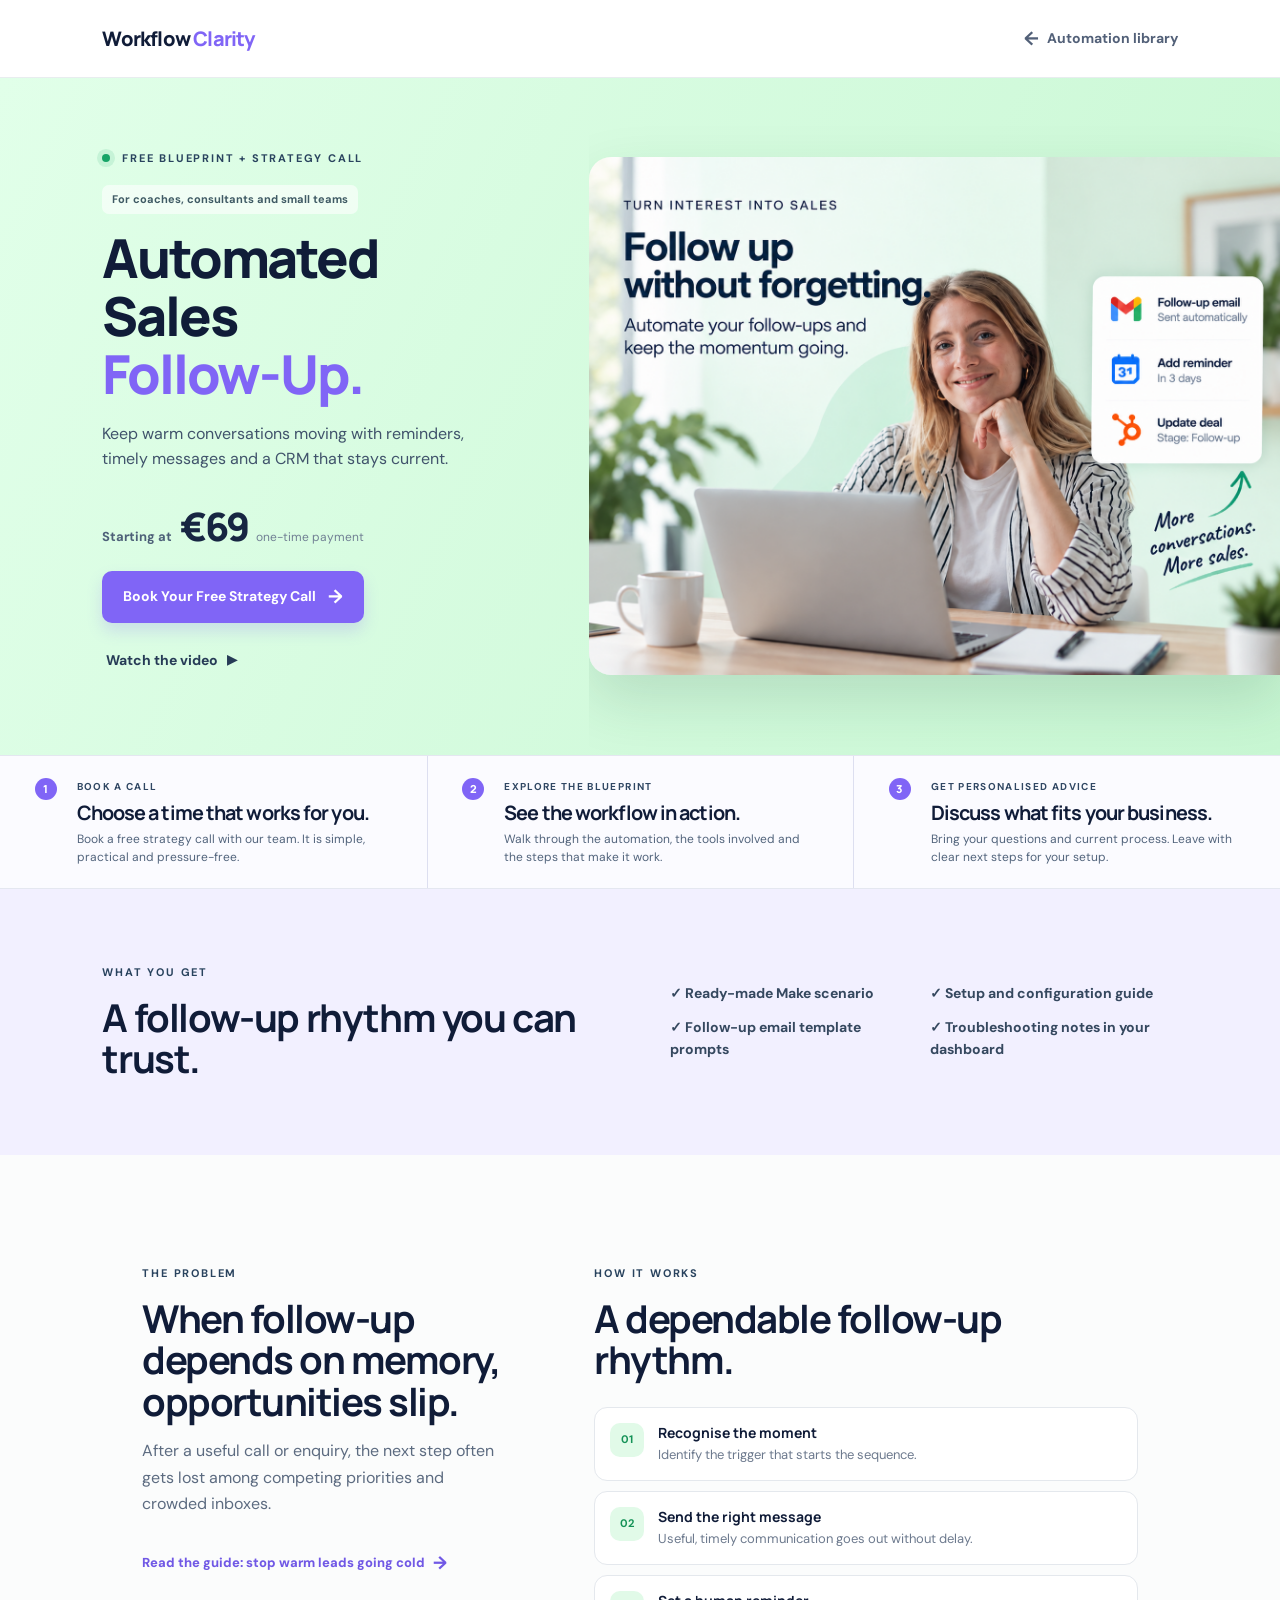
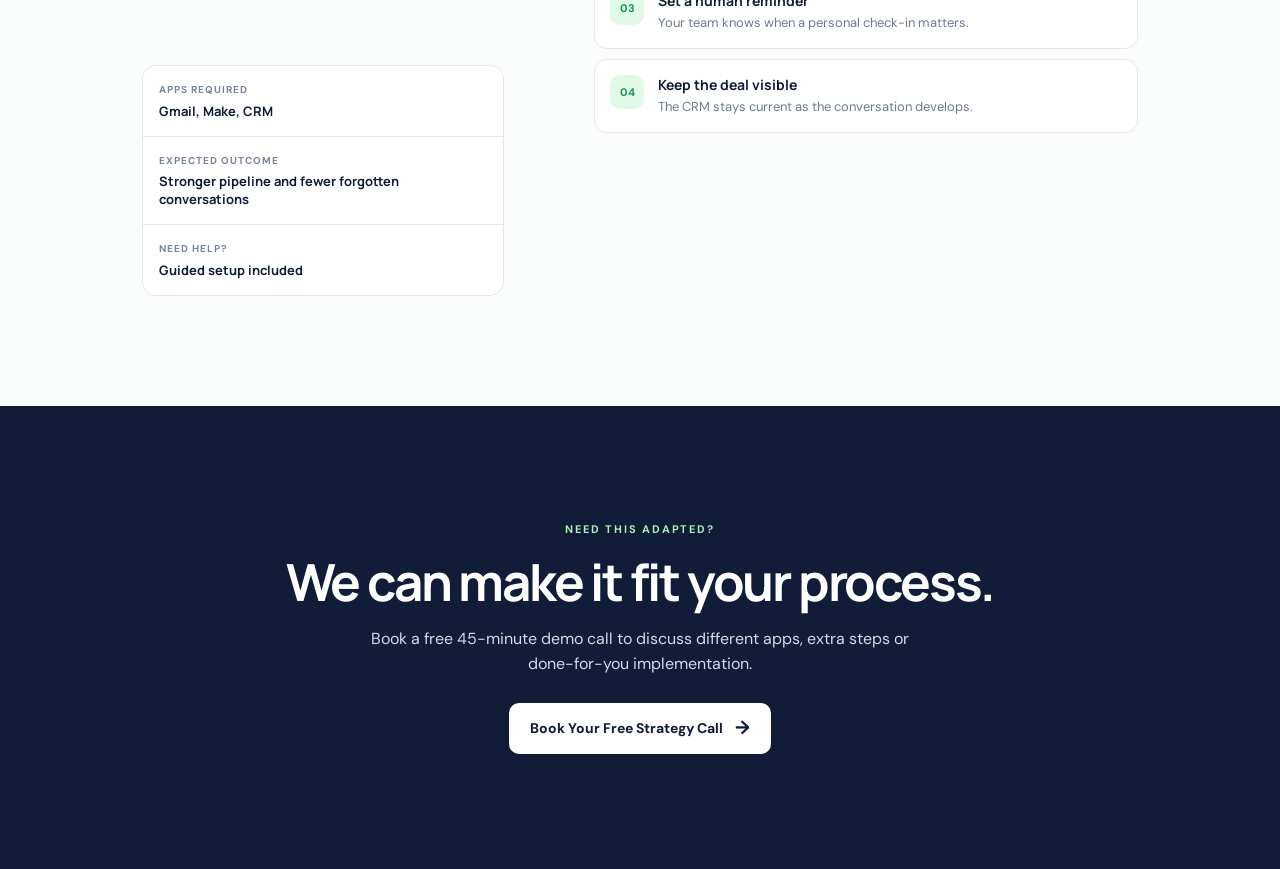
<file: workflow-follow-up.html>
<!doctype html><html lang="en"><head><meta charset="UTF-8"/><meta name="viewport" content="width=device-width,initial-scale=1.0"/><title>Automated Sales Follow-Up — Workflow Clarity</title><link rel="preconnect" href="https://fonts.googleapis.com"/><link rel="preconnect" href="https://fonts.gstatic.com" crossorigin/><link href="https://fonts.googleapis.com/css2?family=DM+Sans:wght@400;500;600;700&family=Manrope:wght@400;500;600;700;800&display=swap" rel="stylesheet"/><link rel="stylesheet" href="styles.css?v=20261007-steps"/></head><body class="playbook-page product-page"><header class="playbook-header"><a class="brand" href="index.html">Workflow <span>Clarity</span></a><a class="back-link" href="automations.html"><span>←</span> Automation library</a></header><main><section class="playbook-hero"><div class="playbook-copy"><p class="eyebrow"><span class="status-dot"></span> Free blueprint + strategy call</p><p class="playbook-label">For coaches, consultants and small teams</p><h1>Automated Sales <em>Follow-Up.</em></h1><p>Keep warm conversations moving with reminders, timely messages and a CRM that stays current.</p><div class="product-buy-row"><span class="price-prefix">Starting at</span><strong>€69</strong><span>one-time payment</span></div><div class="playbook-actions"><a class="button" href="https://calendly.com/marguerite-workflow-clarity" target="_blank" rel="noreferrer">Book Your Free Strategy Call <span>→</span></a><button class="video-trigger" type="button" data-video-modal-open data-video-src="https://share.synthesia.io/embeds/videos/1ea66bf2-f0a6-400d-a170-e404be0b21b6">Watch the video <span>▶</span></button></div></div><figure class="playbook-image"><img src="assets/follow-up.png" alt="Automated follow-up workflow with email, calendar reminder and CRM"/></figure></section><section class="strategy-steps" aria-label="What happens next"><article class="strategy-step"><span class="strategy-step-number">1</span><div><p class="eyebrow">Book a call</p><h2>Choose a time that works for you.</h2><p>Book a free strategy call with our team. It is simple, practical and pressure-free.</p></div></article><article class="strategy-step"><span class="strategy-step-number">2</span><div><p class="eyebrow">Explore the blueprint</p><h2>See the workflow in action.</h2><p>Walk through the automation, the tools involved and the steps that make it work.</p></div></article><article class="strategy-step"><span class="strategy-step-number">3</span><div><p class="eyebrow">Get personalised advice</p><h2>Discuss what fits your business.</h2><p>Bring your questions and current process. Leave with clear next steps for your setup.</p></div></article></section><section class="product-package section-pad"><div><p class="eyebrow">What you get</p><h2>A follow-up rhythm you can trust.</h2></div><ul><li>✓ Ready-made Make scenario</li><li>✓ Setup and configuration guide</li><li>✓ Follow-up email template prompts</li><li>✓ Troubleshooting notes in your dashboard</li></ul></section><section class="playbook-content"><div class="playbook-problem"><p class="eyebrow">The problem</p><h2>When follow-up depends on memory, opportunities slip.</h2><p>After a useful call or enquiry, the next step often gets lost among competing priorities and crowded inboxes.</p><a class="article-link" href="guide-sales-follow-up.html">Read the guide: stop warm leads going cold <span>→</span></a></div><div class="playbook-map"><p class="eyebrow">How it works</p><h2>A dependable follow-up rhythm.</h2><ol><li><b>01</b><div><strong>Recognise the moment</strong><span>Identify the trigger that starts the sequence.</span></div></li><li><b>02</b><div><strong>Send the right message</strong><span>Useful, timely communication goes out without delay.</span></div></li><li><b>03</b><div><strong>Set a human reminder</strong><span>Your team knows when a personal check-in matters.</span></div></li><li><b>04</b><div><strong>Keep the deal visible</strong><span>The CRM stays current as the conversation develops.</span></div></li></ol></div><div class="playbook-facts"><div><span>Apps required</span><strong>Gmail, Make, CRM</strong></div><div><span>Expected outcome</span><strong>Stronger pipeline and fewer forgotten conversations</strong></div><div><span>Need help?</span><strong>Guided setup included</strong></div></div></section><section class="playbook-cta"><p class="eyebrow">Need this adapted?</p><h2>We can make it fit your process.</h2><p>Book a free 45-minute demo call to discuss different apps, extra steps or done-for-you implementation.</p><a class="button button-light" href="https://calendly.com/marguerite-workflow-clarity" target="_blank" rel="noreferrer">Book Your Free Strategy Call <span>→</span></a></section></main><div class="video-modal" data-video-modal aria-hidden="true"><div class="video-modal-backdrop" data-video-modal-close></div><section class="video-modal-panel" role="dialog" aria-modal="true" aria-label="Automated Sales Follow-Up walkthrough"><button class="video-modal-close" type="button" aria-label="Close video" data-video-modal-close>×</button><div class="video-frame" data-video-frame></div></section></div><script>const videoModal=document.querySelector("[data-video-modal]"),videoOpen=document.querySelector("[data-video-modal-open]"),videoFrame=document.querySelector("[data-video-frame]"),videoClose=document.querySelectorAll("[data-video-modal-close]");const isDirectVideo=url=>/\.(mp4|webm|ogg)(?:[?#]|$)/i.test(url);function autoplayUrl(url){try{const target=new URL(url,window.location.href);target.searchParams.set("autoplay","1");return target.href}catch{return url}}function addPlayer(source){videoFrame.replaceChildren();if(isDirectVideo(source)){const player=document.createElement("video");player.src=source;player.controls=true;player.autoplay=true;player.playsInline=true;videoFrame.append(player);player.play().catch(()=>{})}else{const player=document.createElement("iframe");player.src=autoplayUrl(source);player.title="Automated Sales Follow-Up walkthrough";player.allow="autoplay; encrypted-media; fullscreen; microphone; screen-wake-lock";player.allowFullscreen=true;videoFrame.append(player)}}function closeVideo(){if(!videoModal.classList.contains("is-open"))return;videoModal.classList.remove("is-open");videoModal.setAttribute("aria-hidden","true");document.body.classList.remove("video-modal-open");videoFrame.replaceChildren();videoOpen.focus()}videoOpen.addEventListener("click",()=>{addPlayer(videoOpen.dataset.videoSrc);videoModal.classList.add("is-open");videoModal.setAttribute("aria-hidden","false");document.body.classList.add("video-modal-open");videoModal.querySelector(".video-modal-close").focus()});videoClose.forEach(button=>button.addEventListener("click",closeVideo));document.addEventListener("keydown",event=>{if(event.key==="Escape")closeVideo()});</script></body></html>
</file>
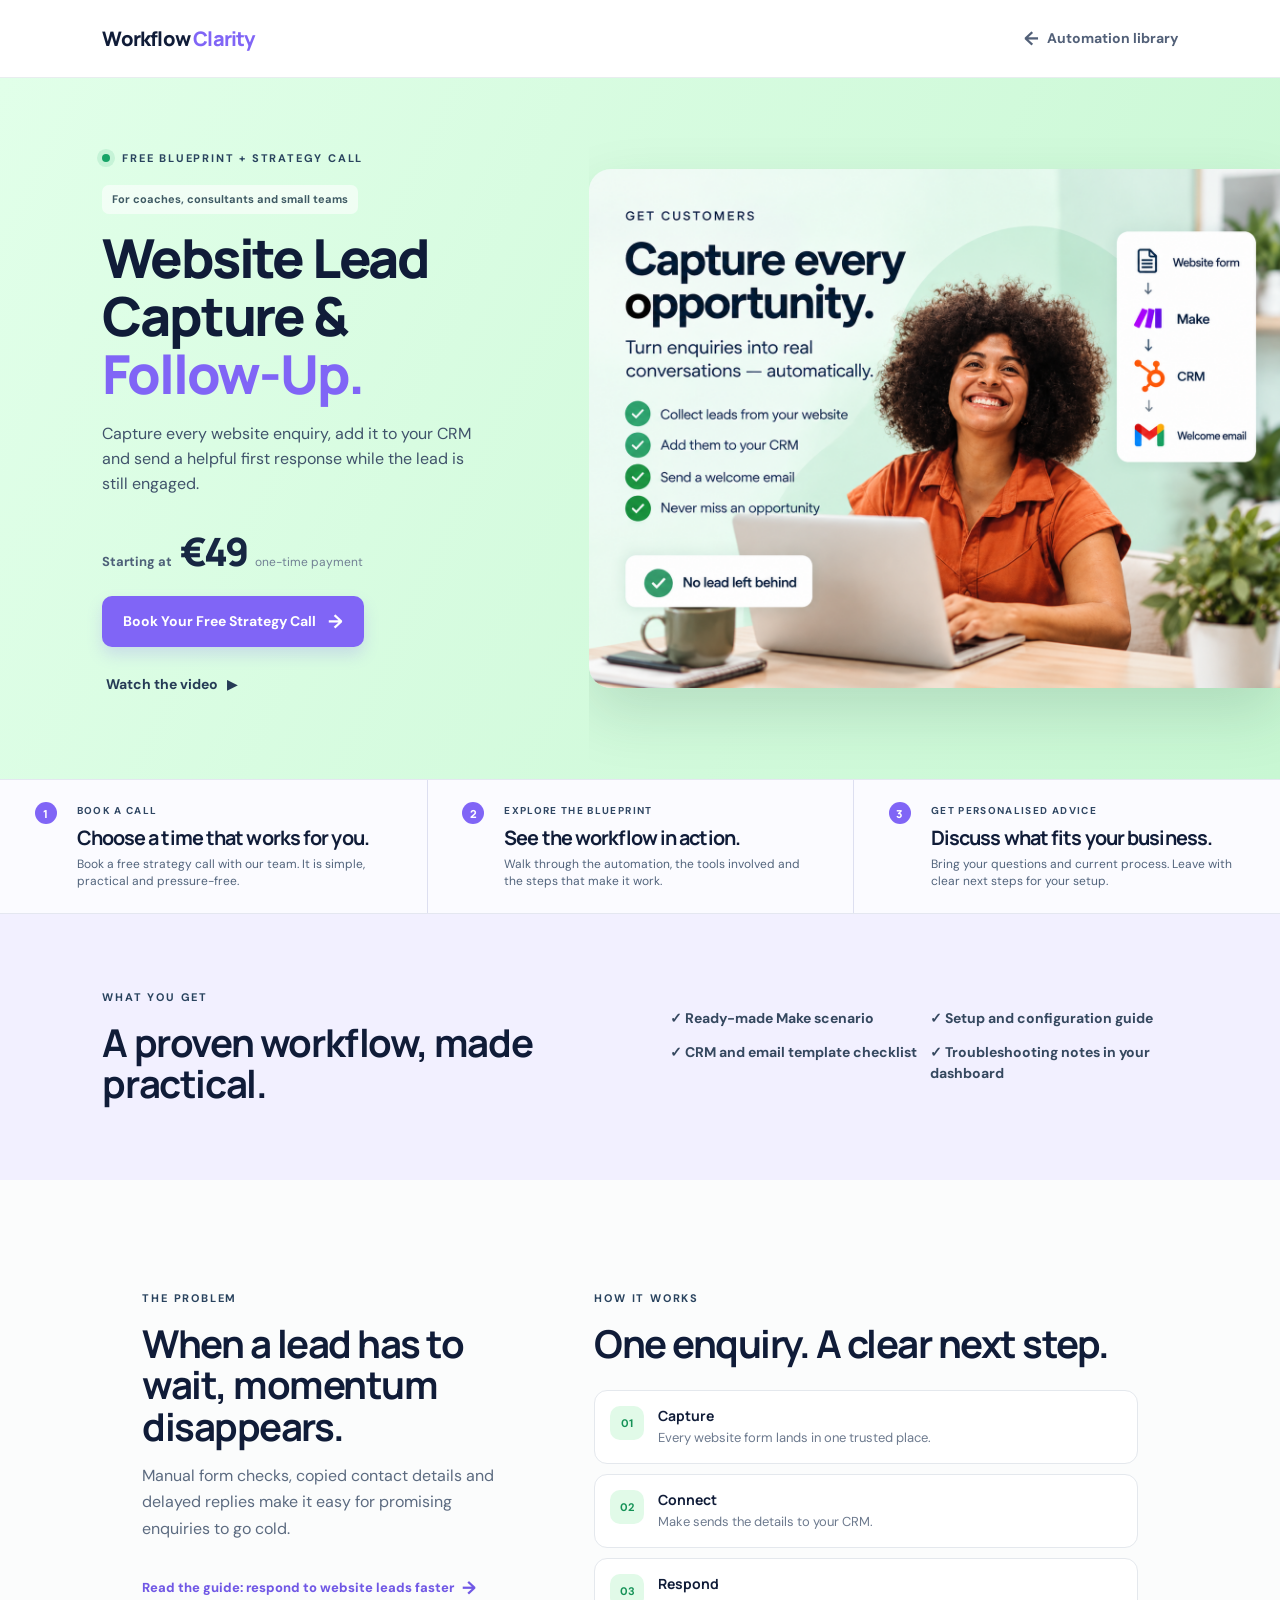
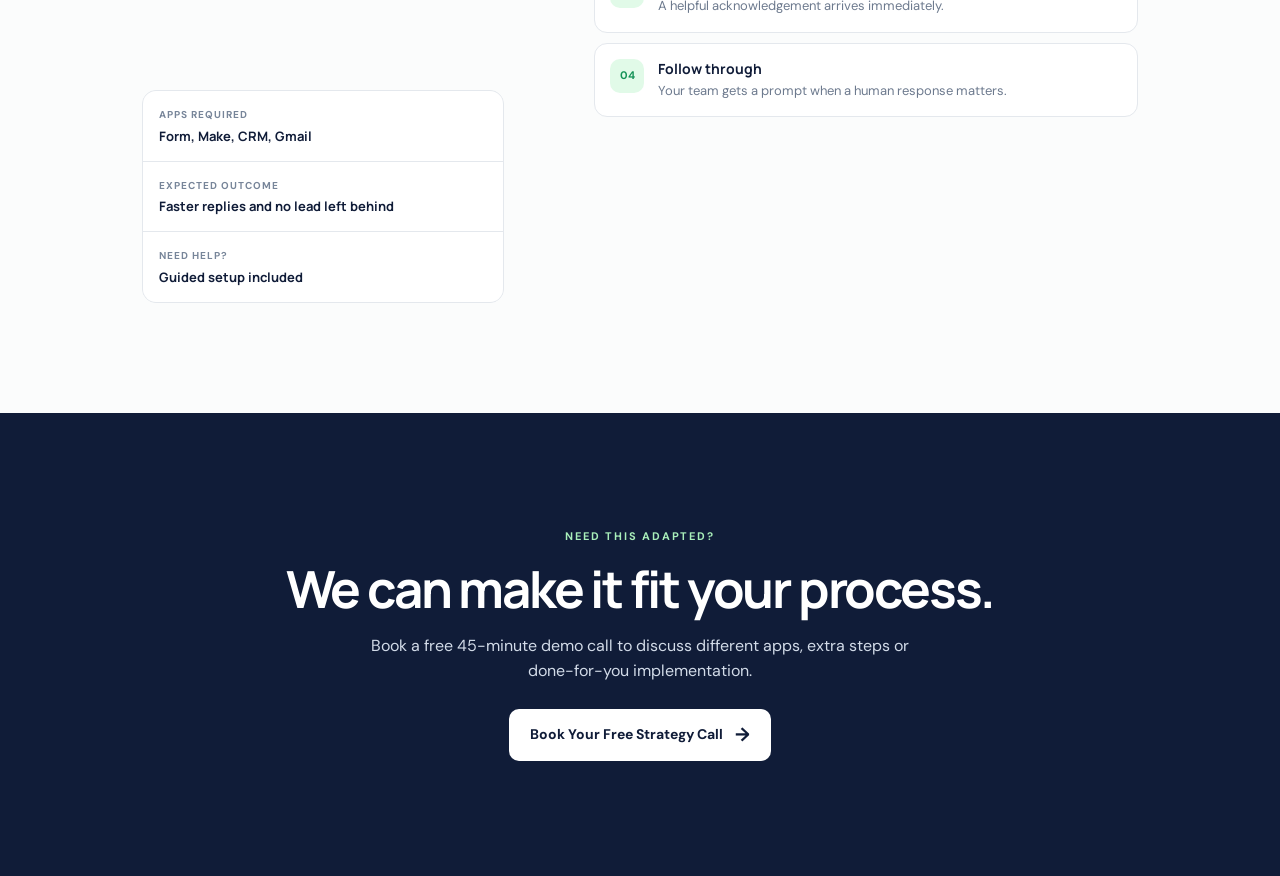
<file: workflow-lead-capture.html>
<!doctype html><html lang="en"><head><meta charset="UTF-8"/><meta name="viewport" content="width=device-width,initial-scale=1.0"/><title>Website Lead Capture & Follow-Up — Workflow Clarity</title><link rel="preconnect" href="https://fonts.googleapis.com"/><link rel="preconnect" href="https://fonts.gstatic.com" crossorigin/><link href="https://fonts.googleapis.com/css2?family=DM+Sans:wght@400;500;600;700&family=Manrope:wght@400;500;600;700;800&display=swap" rel="stylesheet"/><link rel="stylesheet" href="styles.css?v=20261007-steps"/></head><body class="playbook-page product-page"><header class="playbook-header"><a class="brand" href="index.html">Workflow <span>Clarity</span></a><a class="back-link" href="automations.html"><span>←</span> Automation library</a></header><main><section class="playbook-hero"><div class="playbook-copy"><p class="eyebrow"><span class="status-dot"></span> Free blueprint + strategy call</p><p class="playbook-label">For coaches, consultants and small teams</p><h1>Website Lead Capture &amp; <em>Follow-Up.</em></h1><p>Capture every website enquiry, add it to your CRM and send a helpful first response while the lead is still engaged.</p><div class="product-buy-row"><span class="price-prefix">Starting at</span><strong>€49</strong><span>one-time payment</span></div><div class="playbook-actions"><a class="button" href="https://calendly.com/marguerite-workflow-clarity" target="_blank" rel="noreferrer">Book Your Free Strategy Call <span>→</span></a><button class="video-trigger" type="button" data-video-modal-open data-video-src="https://share.synthesia.io/embeds/videos/1b2c5df3-760b-443b-8431-dfd28d987b40">Watch the video <span>▶</span></button></div></div><figure class="playbook-image"><img src="assets/lead-capture.png" alt="Lead capture workflow connecting a website form, Make, CRM and welcome email"/></figure></section><section class="strategy-steps" aria-label="What happens next"><article class="strategy-step"><span class="strategy-step-number">1</span><div><p class="eyebrow">Book a call</p><h2>Choose a time that works for you.</h2><p>Book a free strategy call with our team. It is simple, practical and pressure-free.</p></div></article><article class="strategy-step"><span class="strategy-step-number">2</span><div><p class="eyebrow">Explore the blueprint</p><h2>See the workflow in action.</h2><p>Walk through the automation, the tools involved and the steps that make it work.</p></div></article><article class="strategy-step"><span class="strategy-step-number">3</span><div><p class="eyebrow">Get personalised advice</p><h2>Discuss what fits your business.</h2><p>Bring your questions and current process. Leave with clear next steps for your setup.</p></div></article></section><section class="product-package section-pad"><div><p class="eyebrow">What you get</p><h2>A proven workflow, made practical.</h2></div><ul><li>✓ Ready-made Make scenario</li><li>✓ Setup and configuration guide</li><li>✓ CRM and email template checklist</li><li>✓ Troubleshooting notes in your dashboard</li></ul></section><section class="playbook-content"><div class="playbook-problem"><p class="eyebrow">The problem</p><h2>When a lead has to wait, momentum disappears.</h2><p>Manual form checks, copied contact details and delayed replies make it easy for promising enquiries to go cold.</p><a class="article-link" href="guide-website-lead-follow-up.html">Read the guide: respond to website leads faster <span>→</span></a></div><div class="playbook-map"><p class="eyebrow">How it works</p><h2>One enquiry. A clear next step.</h2><ol><li><b>01</b><div><strong>Capture</strong><span>Every website form lands in one trusted place.</span></div></li><li><b>02</b><div><strong>Connect</strong><span>Make sends the details to your CRM.</span></div></li><li><b>03</b><div><strong>Respond</strong><span>A helpful acknowledgement arrives immediately.</span></div></li><li><b>04</b><div><strong>Follow through</strong><span>Your team gets a prompt when a human response matters.</span></div></li></ol></div><div class="playbook-facts"><div><span>Apps required</span><strong>Form, Make, CRM, Gmail</strong></div><div><span>Expected outcome</span><strong>Faster replies and no lead left behind</strong></div><div><span>Need help?</span><strong>Guided setup included</strong></div></div></section><section class="playbook-cta"><p class="eyebrow">Need this adapted?</p><h2>We can make it fit your process.</h2><p>Book a free 45-minute demo call to discuss different apps, extra steps or done-for-you implementation.</p><a class="button button-light" href="https://calendly.com/marguerite-workflow-clarity" target="_blank" rel="noreferrer">Book Your Free Strategy Call <span>→</span></a></section></main><div class="video-modal" data-video-modal aria-hidden="true"><div class="video-modal-backdrop" data-video-modal-close></div><section class="video-modal-panel" role="dialog" aria-modal="true" aria-label="Website Lead Capture walkthrough"><button class="video-modal-close" type="button" aria-label="Close video" data-video-modal-close>×</button><div class="video-frame" data-video-frame></div></section></div><script>const videoModal=document.querySelector("[data-video-modal]"),videoOpen=document.querySelector("[data-video-modal-open]"),videoFrame=document.querySelector("[data-video-frame]"),videoClose=document.querySelectorAll("[data-video-modal-close]");const isDirectVideo=url=>/\.(mp4|webm|ogg)(?:[?#]|$)/i.test(url);function autoplayUrl(url){try{const target=new URL(url,window.location.href);target.searchParams.set("autoplay","1");return target.href}catch{return url}}function addPlayer(source){videoFrame.replaceChildren();if(isDirectVideo(source)){const player=document.createElement("video");player.src=source;player.controls=true;player.autoplay=true;player.playsInline=true;videoFrame.append(player);player.play().catch(()=>{})}else{const player=document.createElement("iframe");player.src=autoplayUrl(source);player.title="Website Lead Capture walkthrough";player.allow="autoplay; encrypted-media; fullscreen; microphone; screen-wake-lock";player.allowFullscreen=true;videoFrame.append(player)}}function closeVideo(){if(!videoModal.classList.contains("is-open"))return;videoModal.classList.remove("is-open");videoModal.setAttribute("aria-hidden","true");document.body.classList.remove("video-modal-open");videoFrame.replaceChildren();videoOpen.focus()}videoOpen.addEventListener("click",()=>{addPlayer(videoOpen.dataset.videoSrc);videoModal.classList.add("is-open");videoModal.setAttribute("aria-hidden","false");document.body.classList.add("video-modal-open");videoModal.querySelector(".video-modal-close").focus()});videoClose.forEach(button=>button.addEventListener("click",closeVideo));document.addEventListener("keydown",event=>{if(event.key==="Escape")closeVideo()});</script></body></html>
</file>
<file: styles.css>
:root{--ink:#101c38;--muted:#526078;--mint:#dffbe5;--mint-deep:#b5f0c5;--lav:#e9e4ff;--violet:#8065f6;--line:#dfe3ed;--cream:#fbfcfd;--white:#fff;--radius:22px;--shadow:0 22px 55px rgba(25,44,75,.12)}*{box-sizing:border-box}html{scroll-behavior:smooth}body{margin:0;background:var(--cream);color:var(--ink);font:400 16px/1.55 'DM Sans',sans-serif}.site-header{height:76px;padding:0 clamp(24px,6vw,96px);display:flex;align-items:center;gap:38px;background:rgba(255,255,255,.92);position:sticky;top:0;z-index:20;backdrop-filter:blur(12px);border-bottom:1px solid rgba(16,28,56,.05)}.brand{font:800 20px/1 'Manrope',sans-serif;letter-spacing:-.8px;color:var(--ink);text-decoration:none;white-space:nowrap}.brand span{color:var(--violet)}.site-nav{display:flex;align-items:center;gap:28px;margin-left:auto}.site-nav a,.login,.footer-links a{color:#626d83;text-decoration:none;font-size:14px;font-weight:600}.site-nav a:hover,.login:hover,.footer-links a:hover{color:var(--violet)}.header-actions{display:flex;align-items:center;gap:22px}.button{display:inline-flex;align-items:center;justify-content:center;gap:12px;padding:15px 21px;background:var(--violet);border-radius:10px;color:#fff;text-decoration:none;font-weight:700;font-size:14px;box-shadow:0 8px 16px rgba(128,101,246,.2);transition:transform .2s,box-shadow .2s}.button:hover{transform:translateY(-2px);box-shadow:0 12px 24px rgba(128,101,246,.3)}.button span,.text-link span,.card-link span{font-size:19px;line-height:0}.button-small{padding:10px 15px;font-size:13px}.menu-toggle{display:none}.section-pad{padding-left:clamp(24px,8vw,132px);padding-right:clamp(24px,8vw,132px)}.hero{min-height:630px;display:grid;grid-template-columns:minmax(0,1.02fr) minmax(430px,.98fr);align-items:center;gap:32px;overflow:hidden;background:linear-gradient(115deg,#e5ffe7 0%,#d8fadf 58%,#c8f5d3 100%)}.hero-copy{padding:64px 0}.eyebrow{margin:0 0 16px;color:#29435e;font-weight:700;font-size:11px;letter-spacing:1.8px;text-transform:uppercase}.status-dot{display:inline-block;width:8px;height:8px;margin-right:7px;border-radius:50%;background:#16a467;box-shadow:0 0 0 5px rgba(22,164,103,.12)}h1,h2,h3{font-family:'Manrope',sans-serif;letter-spacing:-2.2px;line-height:1.08;margin:0}h1{max-width:670px;font-size:clamp(44px,5vw,75px);font-weight:800}h1 em{font-style:normal;color:var(--violet);display:inline-block}.hero-intro{max-width:540px;margin:24px 0;color:#33445a;font-size:17px;line-height:1.55}.hero-actions{display:flex;align-items:center;gap:24px}.text-link{color:var(--ink);font-weight:700;font-size:14px;text-decoration:none;display:inline-flex;gap:8px;align-items:center}.text-link:hover{color:var(--violet)}.fine-print{font-size:12px;color:#687687;margin:18px 0}.hero-visual{align-self:end;height:100%;position:relative;display:flex;justify-content:center;align-items:end}.hero-visual img{position:relative;width:min(680px,115%);max-height:610px;object-fit:contain;object-position:bottom center;z-index:1}.hero-glow{position:absolute;width:420px;height:420px;right:8%;bottom:-5%;background:#fff8;border-radius:50%;filter:blur(4px)}.trust-strip{padding:18px clamp(24px,8vw,132px);background:var(--ink);color:#fff;display:flex;align-items:center;gap:44px;overflow:hidden}.trust-strip p{font-size:11px;font-weight:700;letter-spacing:1.5px;text-transform:uppercase;opacity:.62;white-space:nowrap}.trust-strip div{display:flex;gap:clamp(22px,4vw,58px);font:700 16px 'Manrope',sans-serif;opacity:.9;white-space:nowrap}.problem{padding-top:125px;padding-bottom:120px;display:grid;grid-template-columns:1fr 1fr;gap:20px;background:#fff}.section-heading h2,.automation-top h2,.faq-heading h2{font-size:clamp(38px,4.4vw,62px);max-width:630px}.problem-copy{padding:32px 0 0 8%;max-width:515px}.problem-copy p{font-size:17px;color:var(--muted);margin:0 0 28px}.button-dark{background:var(--ink)}.audit-visual{grid-column:1/-1;position:relative;margin:74px 0 0;border-radius:var(--radius);overflow:hidden;box-shadow:var(--shadow);border:1px solid #d8eee0}.audit-visual img{display:block;width:100%;aspect-ratio:16/8.5;object-fit:cover}.audit-visual figcaption{position:absolute;left:30px;bottom:30px;display:flex;align-items:center;gap:12px;background:#fffffff0;padding:13px 18px;border-radius:13px;font-size:13px;line-height:1.35;box-shadow:0 5px 18px #0021}.caption-icon{display:grid;place-items:center;width:34px;height:34px;background:var(--mint);border-radius:50%;font-size:20px}.automations{padding-top:118px;padding-bottom:125px;background:#e9e5ff}.automation-top{display:flex;justify-content:space-between;align-items:end;margin-bottom:45px;gap:20px}.automation-top h2{max-width:760px}.automation-grid{display:grid;grid-template-columns:repeat(3,1fr);gap:20px}.workflow-card{background:#fff;border-radius:15px;overflow:hidden;box-shadow:0 7px 18px rgba(71,56,142,.08);transition:transform .25s,box-shadow .25s}.workflow-card:hover{transform:translateY(-7px);box-shadow:0 20px 30px rgba(71,56,142,.16)}.image-wrap{position:relative;overflow:hidden}.image-wrap img{width:100%;display:block;aspect-ratio:1.22;object-fit:cover;transition:transform .4s}.workflow-card:hover img{transform:scale(1.04)}.card-number{position:absolute;top:14px;right:14px;background:#ffffffe6;border-radius:8px;padding:5px 9px;font:700 11px 'Manrope',sans-serif}.card-content{padding:24px}.card-kicker{font-size:10px;font-weight:700;letter-spacing:1.5px;text-transform:uppercase;color:#627189;margin:0 0 8px}.card-content h3{font-size:25px;letter-spacing:-1px}.card-content p:not(.card-kicker){font-size:14px;line-height:1.5;color:#637087;margin:11px 0 20px}.card-link{font-size:13px;font-weight:700;color:var(--violet);text-decoration:none;display:flex;align-items:center;gap:6px}.outcomes{padding-top:112px;padding-bottom:112px;background:#fff}.outcome-panel{padding:clamp(32px,6vw,74px);display:grid;grid-template-columns:1.1fr .9fr;gap:clamp(35px,8vw,125px);background:linear-gradient(130deg,#e6fff0,#cff9de);border-radius:30px;overflow:hidden;position:relative}.outcome-panel:before{content:'';position:absolute;width:420px;height:420px;border-radius:50%;border:50px solid rgba(255,255,255,.38);right:-150px;top:-190px}.outcome-copy,.outcome-stats{position:relative;z-index:1}.outcome-copy h2{font-size:clamp(35px,4vw,56px);max-width:620px}.outcome-copy>p{color:#43546b;max-width:570px;font-size:16px;margin:18px 0 22px}.outcome-copy ul{padding:0;margin:0 0 30px;list-style:none}.outcome-copy li{margin:12px 0;color:#253850;font-weight:600;font-size:14px}.outcome-copy li span{display:inline-grid;place-items:center;width:21px;height:21px;margin-right:10px;background:#16a467;color:#fff;border-radius:50%;font-size:12px}.outcome-stats{display:flex;flex-direction:column;justify-content:center;gap:16px}.stat-card{background:#fffffff0;padding:23px;border-radius:16px;box-shadow:0 10px 30px rgba(14,73,43,.1)}.stat-card.accent{margin-left:38px;background:var(--ink);color:#fff}.stat-icon{display:grid;place-items:center;width:34px;height:34px;border-radius:10px;background:#e0f9e7;color:#0c9660;font-size:19px}.accent .stat-icon{background:#7a64ee;color:#fff}.stat-card p{font-size:11px;text-transform:uppercase;letter-spacing:1px;margin:14px 0 3px;opacity:.65;font-weight:700}.stat-card strong{font:700 20px 'Manrope',sans-serif;letter-spacing:-.8px;display:block}.stat-card small{display:block;margin-top:5px;font-size:12px;opacity:.75}.audit-cta{padding-top:130px;padding-bottom:130px;background:var(--ink);overflow:hidden;position:relative;text-align:center;color:#fff}.audit-cta-inner{position:relative;z-index:1;max-width:760px;margin:auto}.audit-cta .eyebrow{color:#b8fac7}.audit-cta h2{font-size:clamp(40px,5vw,68px)}.audit-cta p:not(.eyebrow){max-width:565px;color:#d0d8e4;margin:22px auto 27px;font-size:17px}.button-light{background:#fff;color:var(--ink);box-shadow:none}.audit-cta small{display:block;margin-top:17px;color:#aebbd0;font-size:12px}.audit-orbit{position:absolute;border-radius:50%;border:1px solid rgba(183,249,198,.32)}.orbit-one{width:620px;height:620px;left:-290px;top:-280px}.orbit-two{width:440px;height:440px;right:-170px;bottom:-220px;border-width:45px;border-color:rgba(128,101,246,.18)}.faq{padding-top:120px;padding-bottom:130px;display:grid;grid-template-columns:.8fr 1.2fr;gap:80px;background:#fff}.faq-heading p:not(.eyebrow){max-width:360px;color:var(--muted)}.faq-list{border-top:1px solid var(--line)}details{border-bottom:1px solid var(--line);padding:0}summary{list-style:none;cursor:pointer;padding:22px 2px;color:#1e2c42;font:700 16px 'Manrope',sans-serif;display:flex;justify-content:space-between;gap:20px}summary::-webkit-details-marker{display:none}summary span{color:var(--violet);font-size:23px;font-weight:400;line-height:.8;transition:transform .2s}details[open] summary span{transform:rotate(45deg)}details p{max-width:720px;color:var(--muted);font-size:14px;margin:0;padding:0 0 23px}.site-footer{padding:66px clamp(24px,8vw,132px) 26px;background:#f0f1f4;display:grid;grid-template-columns:1.3fr .8fr 1fr;gap:40px}.site-footer>div>p{font-size:14px;color:#637087;max-width:230px}.footer-links{display:grid;align-content:start;gap:10px}.footer-cta p{font-weight:700;margin-top:0}.site-footer small{grid-column:1/-1;color:#8190a2;border-top:1px solid #dce0e6;padding-top:20px;font-size:11px}.reveal{opacity:0;transform:translateY(22px);transition:opacity .65s ease,transform .65s ease}.reveal.visible{opacity:1;transform:none}.delay-1{transition-delay:.1s}.delay-2{transition-delay:.2s}@media(max-width:900px){.site-nav{display:none}.header-actions{margin-left:auto}.hero{grid-template-columns:1fr;min-height:auto;text-align:center;padding-top:30px}.hero-copy{padding:50px 0 0}.hero-intro{margin-left:auto;margin-right:auto}.hero-actions{justify-content:center}.hero-visual{min-height:430px}.hero-visual img{width:min(600px,110%)}.problem,.faq{grid-template-columns:1fr;gap:10px}.problem-copy{padding:0;max-width:620px}.outcome-panel{grid-template-columns:1fr}.automation-grid{grid-template-columns:repeat(2,1fr)}.automation-grid article:last-child{grid-column:1/-1;max-width:calc(50% - 10px)}.faq{gap:35px}.site-footer{grid-template-columns:1fr 1fr}}@media(max-width:650px){.site-header{height:66px;padding:0 20px;gap:14px}.header-actions .login{display:none}.header-actions{margin-left:auto}.header-actions .button{padding:9px 11px;font-size:12px}.site-nav{position:absolute;display:none;top:66px;left:0;right:0;padding:20px;background:#fff;border-bottom:1px solid var(--line);box-shadow:0 15px 22px #0011;flex-direction:column;align-items:flex-start;gap:17px}.site-nav.open{display:flex}.menu-toggle{display:grid;gap:5px;background:none;border:0;padding:7px;order:3}.menu-toggle span{display:block;width:22px;height:2px;background:var(--ink)}.trust-strip{padding:15px 20px;gap:25px}.trust-strip p{font-size:9px}.trust-strip div{font-size:13px;gap:28px}.hero{padding-left:20px;padding-right:20px}.hero h1{font-size:43px}.hero-actions{flex-direction:column;gap:17px}.hero-visual{min-height:320px}.hero-visual img{max-height:360px}.section-pad{padding-left:24px;padding-right:24px}.problem,.automations,.outcomes,.faq{padding-top:76px;padding-bottom:76px}.audit-visual{margin-top:43px}.audit-visual img{aspect-ratio:1/1;object-position:35%}.audit-visual figcaption{left:12px;bottom:12px;font-size:11px;padding:9px}.automation-top{align-items:start;flex-direction:column;margin-bottom:28px}.automation-grid{grid-template-columns:1fr}.automation-grid article:last-child{grid-column:auto;max-width:none}.outcome-panel{padding:30px 23px;border-radius:22px}.stat-card.accent{margin-left:20px}.audit-cta{padding-top:80px;padding-bottom:80px}.audit-cta h2{font-size:41px}.site-footer{grid-template-columns:1fr;gap:25px;padding-top:48px}.site-footer small{margin-top:10px}.caption-icon{width:27px;height:27px}.audit-visual figcaption strong{font-size:10px}}
.site-header{padding-left:clamp(24px,8vw,132px);padding-right:clamp(24px,8vw,132px)}
@media (min-width:901px){
  .hero{height:630px;min-height:630px}
  h1 em{min-width:17ch;white-space:nowrap;transition:opacity .18s ease,transform .18s ease}
  .hero-visual{transform:translateY(-28px);will-change:transform}
}
@media (max-width:650px){.site-header{padding-left:20px;padding-right:20px}}

/* Hero balance refinement: preserve the message, surface the action. */
@media (min-width:901px){
  .hero{height:590px;min-height:590px}
  .hero-copy{padding:32px 0}
  .hero h1{font-size:clamp(44px,4.2vw,68px);line-height:1.04}
  .hero-intro{margin-top:18px;margin-bottom:18px}
  .fine-print{margin-top:13px}
  .hero-visual{transform:translateY(-62px)}
  .trust-strip{padding-top:23px;padding-bottom:23px}
  .trust-strip p{opacity:.78}
}

@media (min-width:901px){
  .site-nav{margin-left:42px;gap:32px}
  .site-nav a{font-size:15px}
  .header-actions{margin-left:auto}
}

/* Connected tools rail */
.trust-strip{display:grid;grid-template-columns:260px minmax(0,1fr);gap:28px;padding-top:16px;padding-bottom:16px}.trust-strip p{margin:0;align-self:center}.tool-marquee{position:relative;min-width:0;overflow:hidden;padding:4px 0;mask-image:linear-gradient(90deg,transparent,black 5%,black 95%,transparent)}.tool-marquee:before{content:'';position:absolute;z-index:3;top:50%;left:-24px;width:8px;height:8px;border-radius:50%;background:#86f7ad;box-shadow:0 0 0 6px rgba(134,247,173,.12),0 0 20px 4px rgba(134,247,173,.65);transform:translateY(-50%);pointer-events:none;animation:signal-run 9s linear infinite}.tool-rail{display:flex;align-items:center;gap:11px;width:max-content;animation:tool-flow 42s linear infinite}.tool-marquee:hover .tool-rail{animation-play-state:paused}.tool-chip{display:inline-flex;align-items:center;gap:8px;min-width:max-content;padding:7px 11px 7px 7px;border:1px solid rgba(255,255,255,.11);border-radius:10px;background:rgba(255,255,255,.06);color:#f3f5fc;font:700 13px 'DM Sans',sans-serif;transition:transform .2s,background .2s}.tool-chip:hover{transform:translateY(-2px);background:rgba(255,255,255,.14)}.tool-chip img{display:block;width:24px;height:24px;object-fit:contain;border-radius:6px;background:#fff}@keyframes tool-flow{to{transform:translateX(-50%)}}@keyframes signal-run{0%,7%{left:-24px;opacity:0}10%{opacity:1}89%{opacity:1}100%{left:calc(100% - 10px);opacity:0}}@media(max-width:900px){.trust-strip{grid-template-columns:1fr;gap:7px}.tool-marquee{mask-image:linear-gradient(90deg,transparent,black 8%,black 92%,transparent)}}@media(prefers-reduced-motion:reduce){.tool-rail,.tool-marquee:before{animation:none}.tool-marquee:before{display:none}}

/* Client workspace entry */
.login-page{min-height:100vh;background:#f8faf9}.login-header{height:84px;display:flex;align-items:center;justify-content:space-between;padding:0 clamp(24px,8vw,132px);background:#fff;border-bottom:1px solid #e9edf0}.back-link{color:#526078;text-decoration:none;font-size:14px;font-weight:700;display:flex;align-items:center;gap:8px}.back-link:hover{color:var(--violet)}.back-link span{font-size:19px}.login-main{min-height:calc(100vh - 84px);display:grid;grid-template-columns:1.05fr .95fr}.login-intro{position:relative;display:flex;align-items:center;overflow:hidden;padding:80px clamp(40px,9vw,150px);background:linear-gradient(135deg,#ddffe6,#c6f8d3)}.intro-content{max-width:570px;position:relative;z-index:2}.intro-content h1{font-size:clamp(45px,4.6vw,72px)}.intro-content h1 em{font-style:normal;color:var(--violet)}.intro-content>p:not(.eyebrow){max-width:510px;margin:22px 0 34px;color:#40536a;font-size:17px}.workspace-preview{width:min(100%,530px);padding:18px;background:rgba(255,255,255,.86);border:1px solid rgba(255,255,255,.8);border-radius:20px;box-shadow:0 28px 55px rgba(27,73,48,.13);backdrop-filter:blur(9px)}.preview-top{display:flex;align-items:center;gap:10px;padding:3px 5px 17px;font:700 14px 'Manrope',sans-serif}.preview-mark{display:grid;place-items:center;width:29px;height:29px;border-radius:9px;background:#dbfbe5;color:#0a9c5a;font-size:18px}.preview-live{margin-left:auto;padding:5px 9px;border-radius:30px;background:#e5faeb;color:#148951;font:700 10px 'DM Sans',sans-serif}.preview-row{display:flex;align-items:center;gap:12px;padding:15px 12px;margin-top:9px;border:1px solid #edf0f3;border-radius:12px;background:#fff}.preview-check{display:grid;place-items:center;width:30px;height:30px;border-radius:10px;background:#e3f9eb;color:#13985a;font-weight:700}.preview-row div{display:grid;gap:1px}.preview-row strong{font:700 13px 'Manrope',sans-serif}.preview-row small{font-size:11px;color:#718096}.preview-arrow{margin-left:auto;color:#8065f6;font-size:20px}.preview-progress{margin:17px 5px 2px;display:grid;grid-template-columns:1fr auto;gap:8px;color:#59677d;font-size:11px;font-weight:700}.preview-progress strong{color:#167e4a}.preview-progress div{grid-column:1/-1;height:8px;border-radius:10px;background:#e8f1eb;overflow:hidden}.preview-progress i{display:block;width:72%;height:100%;border-radius:inherit;background:linear-gradient(90deg,#1fab65,#75ddb0)}.intro-orbit{position:absolute;border-radius:50%;border:1px solid rgba(255,255,255,.64)}.intro-orbit-one{width:520px;height:520px;right:-290px;top:-155px;border-width:56px}.intro-orbit-two{width:410px;height:410px;left:-245px;bottom:-250px;border-width:40px}.login-panel{display:grid;align-content:center;justify-items:center;padding:56px 28px;background:#fff}.login-card{width:min(100%,440px)}.login-card h2{font-size:38px;letter-spacing:-1.5px}.login-subtitle{margin:12px 0 30px;color:#68768a;font-size:15px}.login-form{display:grid;gap:9px}.login-form label{margin-top:8px;color:#2b3a50;font-size:13px;font-weight:700}.login-form label a{float:right;color:var(--violet);text-decoration:none;font-weight:700}.login-form input{width:100%;height:51px;padding:0 15px;border:1px solid #dce2e9;border-radius:10px;color:var(--ink);font:500 14px 'DM Sans',sans-serif;outline:none;transition:border-color .2s,box-shadow .2s}.login-form input:focus{border-color:#8065f6;box-shadow:0 0 0 4px rgba(128,101,246,.12)}.password-field{position:relative}.password-field input{padding-right:62px}.password-toggle{position:absolute;right:12px;top:50%;transform:translateY(-50%);border:0;background:none;color:#7062d5;font-size:12px;font-weight:700;cursor:pointer}.login-submit{width:100%;margin-top:13px;padding:16px}.login-divider{display:flex;align-items:center;gap:14px;margin:25px 0;color:#98a3b3;font-size:12px}.login-divider:before,.login-divider:after{content:'';height:1px;flex:1;background:#e6eaf0}.magic-link{display:flex;justify-content:center;align-items:center;gap:9px;width:100%;height:49px;border:1px solid #dce2e9;border-radius:10px;background:#fff;color:#26364d;font:700 14px 'DM Sans',sans-serif;cursor:pointer;transition:border-color .2s,background .2s}.magic-link:hover{border-color:#8065f6;background:#faf9ff}.magic-link span{color:var(--violet);font-size:18px}.new-client{margin:26px 0 0;text-align:center;color:#738095;font-size:13px}.new-client a,.login-help a{color:var(--violet);font-weight:700;text-decoration:none}.new-client span{font-size:17px}.login-help{width:min(100%,440px);margin:27px 0 0;text-align:center;color:#7b8799;font-size:12px}@media(max-width:800px){.login-main{grid-template-columns:1fr}.login-intro{min-height:420px;padding:65px 10vw}.login-panel{padding:58px 24px}.intro-content h1{font-size:48px}.login-header{height:72px}.login-main{min-height:calc(100vh - 72px)}}@media(max-width:500px){.login-intro{min-height:380px;padding:55px 24px}.intro-content h1{font-size:42px}.workspace-preview{padding:13px}.preview-row{padding:11px}.login-card h2{font-size:33px}.login-header{padding:0 20px}.back-link{font-size:12px}}
/* Guided workflow audit */
.audit-page{min-height:100vh;background:#fff}.audit-header{height:78px;display:grid;grid-template-columns:1fr auto 1fr;align-items:center;padding:0 clamp(24px,6vw,108px);border-bottom:1px solid #e7eceb;background:#fff}.audit-header .back-link{justify-self:end}.audit-header-progress{display:flex;align-items:center;gap:12px;color:#617087;font-size:12px;font-weight:700}.audit-header-progress>span{text-transform:uppercase;letter-spacing:1px;font-size:10px}.audit-header-progress>div{width:92px;height:6px;border-radius:10px;background:#e2efe5;overflow:hidden}.audit-header-progress i{display:block;width:25%;height:100%;border-radius:inherit;background:linear-gradient(90deg,#1ca965,#7de2a6);transition:width .35s ease}.audit-main{min-height:calc(100vh - 78px);display:grid;grid-template-columns:42% 58%}.audit-aside{position:relative;display:flex;flex-direction:column;justify-content:center;padding:clamp(50px,8vw,118px);overflow:hidden;background:linear-gradient(135deg,#dfffe8,#c2f7cf)}.audit-aside-copy,.audit-benefits,.audit-trust{position:relative;z-index:1}.audit-aside h1{font-size:clamp(40px,4.2vw,64px)}.audit-aside h1 em,.result-card h2 em{font-style:normal;color:var(--violet)}.audit-aside-copy>p:not(.eyebrow){max-width:470px;margin:22px 0 34px;color:#41536b;font-size:16px}.audit-benefits{display:grid;gap:9px;max-width:425px}.audit-benefits>div{display:flex;align-items:center;gap:13px;padding:11px 12px;border:1px solid rgba(255,255,255,.64);border-radius:12px;background:rgba(255,255,255,.35)}.benefit-icon{display:grid;place-items:center;width:31px;height:31px;border-radius:9px;background:#fff;color:#129158;font-weight:800}.audit-benefits p{display:grid;margin:0;line-height:1.2}.audit-benefits strong{font:700 13px 'Manrope',sans-serif}.audit-benefits small{margin-top:3px;color:#587068;font-size:11px}.audit-trust{max-width:410px;margin:25px 0 0;color:#5d736c;font-size:11px}.aside-orbit{position:absolute;border-radius:50%;border:1px solid rgba(255,255,255,.7)}.orbit-a{width:470px;height:470px;right:-310px;top:-190px;border-width:55px}.orbit-b{width:300px;height:300px;bottom:-195px;left:-160px;border-width:38px}.audit-workspace{display:grid;align-content:center;justify-items:center;padding:50px;background:#fbfcfc}.audit-card{width:min(100%,625px);padding:clamp(28px,5vw,58px);border:1px solid #e7ecef;border-radius:24px;background:#fff;box-shadow:0 25px 65px rgba(22,48,72,.09)}.question-meta{display:flex;justify-content:space-between;align-items:center;margin-bottom:26px;color:#647388;font-weight:700;font-size:12px}.question-meta span:first-child{letter-spacing:1px;text-transform:uppercase;font-size:10px}.question-meta span:last-child{color:#8369ef}.audit-card h2{font-size:clamp(30px,3vw,43px);letter-spacing:-1.7px}.question-description{max-width:490px;margin:13px 0 26px;color:#67758a;font-size:15px}.choice-grid{display:grid;grid-template-columns:repeat(2,1fr);gap:10px}.choice{min-height:72px;display:flex;align-items:center;gap:10px;padding:13px;border:1px solid #e0e6eb;border-radius:12px;background:#fff;color:#28384f;text-align:left;font:700 13px 'DM Sans',sans-serif;cursor:pointer;transition:border-color .18s,background .18s,transform .18s,box-shadow .18s}.choice:hover{transform:translateY(-2px);border-color:#bcaefa;box-shadow:0 8px 17px rgba(110,88,231,.09)}.choice.selected{border-color:#8065f6;background:#f5f2ff;box-shadow:0 0 0 3px rgba(128,101,246,.1)}.choice span{display:grid;place-items:center;flex:0 0 26px;width:26px;height:26px;border-radius:8px;background:#f0f4f4;color:#78908b;font-size:10px}.choice.selected span{background:#8065f6;color:#fff}.choice b{margin-left:auto;color:#8065f6;font-size:18px;font-weight:400}.audit-actions{display:flex;justify-content:space-between;align-items:center;margin-top:29px}.audit-actions .button{border:0;cursor:pointer}.text-button{border:0;background:transparent;color:#68768b;font:700 13px 'DM Sans',sans-serif;cursor:pointer}.text-button:disabled{opacity:.35;cursor:not-allowed}.audit-help{margin:18px 0 0;color:#95a0ae;font-size:11px}.result-symbol{display:grid;place-items:center;width:46px;height:46px;margin-bottom:19px;border-radius:14px;background:#dffbe8;color:#119658;font-size:24px;font-weight:700}.result-card h2{max-width:500px}.result-list{display:grid;gap:9px;margin-top:25px}.result-list>div{display:flex;gap:12px;padding:13px;border-radius:12px;background:#f8fbfa}.result-list span{display:grid;place-items:center;flex:0 0 29px;width:29px;height:29px;border-radius:8px;background:#e0fae7;color:#149358;font-size:11px;font-weight:800}.result-list p{display:grid;margin:0;line-height:1.25}.result-list strong{font:700 13px 'Manrope',sans-serif}.result-list small{margin-top:3px;color:#718096;font-size:11px}.result-card .audit-actions{gap:20px;justify-content:flex-start}.result-card .text-link{font-size:13px}@media(max-width:900px){.audit-main{grid-template-columns:1fr}.audit-aside{min-height:465px;padding:65px 10vw}.audit-workspace{padding:65px 24px}.audit-aside h1{font-size:52px}.audit-header-progress{display:none}}@media(max-width:580px){.audit-header{height:68px;padding:0 20px;grid-template-columns:1fr auto}.audit-header .brand{font-size:18px}.audit-header .back-link{font-size:12px}.audit-main{min-height:calc(100vh - 68px)}.audit-aside{min-height:405px;padding:52px 24px}.audit-aside h1{font-size:42px}.audit-aside-copy>p:not(.eyebrow){font-size:14px;margin:16px 0 22px}.audit-benefits{grid-template-columns:1fr 1fr}.audit-benefits>div:last-child{grid-column:1/-1}.audit-workspace{padding:34px 18px}.audit-card{padding:27px 20px;border-radius:18px}.choice-grid{grid-template-columns:1fr}.audit-actions{gap:10px}.audit-actions .button{padding:13px 15px;font-size:12px}.question-meta{margin-bottom:20px}.audit-card h2{font-size:32px}}
.audit-aside h1{max-width:410px;font-size:clamp(40px,3.7vw,56px)}
.automation-top{display:block;margin-bottom:38px}.automation-top>div{max-width:930px}.automation-top h2{max-width:930px}.automation-intro{max-width:655px;margin:18px 0;color:#56657d;font-size:16px;line-height:1.55}.automation-top .text-link{margin-top:4px}.image-wrap img{aspect-ratio:4/3}.card-content{padding:24px}.card-content h3{font-size:23px}.card-content p:not(.card-kicker){margin:9px 0 16px}.workflow-meta{display:flex;flex-wrap:wrap;gap:7px;margin:0 0 18px}.workflow-meta span{padding:5px 8px;border-radius:6px;background:#f1f3ff;color:#61708a;font-size:10px;font-weight:700}.card-link{font-size:13px}
/* Workflow playbook pages */
.playbook-page{background:#fbfcfc}.playbook-header{height:78px;display:flex;align-items:center;justify-content:space-between;padding:0 clamp(24px,8vw,132px);background:#fff;border-bottom:1px solid #e8edef}.playbook-hero{display:grid;grid-template-columns:46% 54%;min-height:590px;background:linear-gradient(115deg,#e1ffe9,#c8f7d3)}.playbook-copy{display:flex;flex-direction:column;justify-content:center;padding:72px clamp(30px,8vw,132px)}.playbook-label{display:inline-flex;align-self:flex-start;margin:2px 0 15px;padding:6px 10px;border-radius:7px;background:rgba(255,255,255,.6);color:#3f5a64;font-size:11px;font-weight:700}.playbook-copy h1{max-width:630px;font-size:clamp(41px,4.2vw,67px)}.playbook-copy h1 em{font-style:normal;color:var(--violet)}.playbook-copy>p:not(.eyebrow):not(.playbook-label){max-width:520px;margin:19px 0 27px;color:#40536b;font-size:16px}.playbook-actions{display:flex;align-items:center;gap:22px}.playbook-image{display:flex;align-items:center;margin:0;overflow:hidden;padding:30px 0 30px 0}.playbook-image img{display:block;width:100%;height:100%;object-fit:cover;object-position:left center;border-radius:22px 0 0 22px;box-shadow:0 25px 60px rgba(22,67,45,.15)}.playbook-content{max-width:1200px;margin:auto;padding:110px clamp(24px,8vw,132px);display:grid;grid-template-columns:.8fr 1.2fr;gap:90px}.playbook-problem h2,.playbook-map h2{font-size:clamp(31px,3vw,45px);letter-spacing:-1.5px}.playbook-problem>p:not(.eyebrow){color:#5c6b80;font-size:16px;line-height:1.65}.playbook-map{grid-column:2;grid-row:1/3}.playbook-map ol{display:grid;gap:10px;padding:0;margin:26px 0 0;list-style:none}.playbook-map li{display:flex;gap:14px;padding:15px;border:1px solid #e4e8ed;border-radius:13px;background:#fff}.playbook-map li b{display:grid;place-items:center;flex:0 0 34px;width:34px;height:34px;border-radius:10px;background:#e1fae8;color:#159257;font-size:11px}.playbook-map li div{display:grid;gap:3px}.playbook-map li strong{font:700 14px 'Manrope',sans-serif}.playbook-map li span{color:#6d7a8e;font-size:13px}.playbook-facts{display:grid;gap:1px;align-self:end;border:1px solid #e4e8ed;border-radius:14px;overflow:hidden;background:#e4e8ed}.playbook-facts div{display:grid;gap:4px;padding:16px;background:#fff}.playbook-facts span{color:#778599;font-size:10px;font-weight:700;letter-spacing:1px;text-transform:uppercase}.playbook-facts strong{font:700 13px 'Manrope',sans-serif}.playbook-cta{padding:115px 24px;text-align:center;background:var(--ink);color:#fff}.playbook-cta .eyebrow{color:#a9efba}.playbook-cta h2{font-size:clamp(39px,4vw,60px)}.playbook-cta>p:not(.eyebrow){max-width:560px;margin:18px auto 26px;color:#d2dbe8;font-size:16px}.playbook-cta .button-light{color:var(--ink)}@media(max-width:900px){.playbook-hero{grid-template-columns:1fr}.playbook-copy{padding:74px 10vw}.playbook-image{min-height:460px;padding:0 10vw 56px}.playbook-image img{border-radius:18px}.playbook-content{grid-template-columns:1fr;gap:45px;padding-top:75px;padding-bottom:75px}.playbook-map{grid-column:auto;grid-row:auto}.playbook-facts{max-width:620px}.playbook-header{padding:0 10vw}}@media(max-width:580px){.playbook-header{height:68px;padding:0 20px}.playbook-header .brand{font-size:18px}.playbook-header .back-link{font-size:12px}.playbook-copy{padding:55px 24px}.playbook-copy h1{font-size:42px}.playbook-copy>p:not(.eyebrow):not(.playbook-label){font-size:14px}.playbook-actions{align-items:flex-start;flex-direction:column;gap:17px}.playbook-image{min-height:270px;padding:0 24px 42px}.playbook-content{padding:58px 24px;gap:37px}.playbook-cta{padding:80px 24px}.playbook-map li{padding:13px}.playbook-map li span{font-size:12px}}
.playbook-image img{height:auto;aspect-ratio:4/3;object-fit:contain;background:#dffbe6}
/* Privacy policy */
.legal-page{background:#fbfcfc}.legal-header{height:78px;display:grid;grid-template-columns:1fr auto 1fr;align-items:center;padding:0 clamp(24px,8vw,132px);background:#fff;border-bottom:1px solid #e8edef}.legal-header nav{display:flex;gap:26px}.legal-header nav a{color:#627087;text-decoration:none;font-size:13px;font-weight:700}.legal-header nav a:hover{color:var(--violet)}.legal-header .back-link{justify-self:end}.legal-hero{display:grid;grid-template-columns:1fr 350px;align-items:end;gap:100px;padding:clamp(70px,10vw,140px) clamp(24px,12vw,200px);background:linear-gradient(120deg,#e2ffea,#ccf7d6)}.legal-hero>div:first-child{max-width:720px}.legal-date{margin:0 0 15px;color:#547169;font-size:12px;font-weight:700}.legal-hero h1{font-size:clamp(44px,5vw,75px)}.legal-hero h1 em{font-style:normal;color:var(--violet)}.legal-hero>div:first-child>p:last-child{max-width:590px;margin:20px 0 0;color:#40536b;font-size:17px}.legal-hero-card{padding:25px;border:1px solid rgba(255,255,255,.72);border-radius:18px;background:rgba(255,255,255,.62);box-shadow:0 16px 35px rgba(35,92,57,.1)}.legal-hero-card span{display:grid;place-items:center;width:37px;height:37px;margin-bottom:14px;border-radius:11px;background:#e0fae8;color:#118f56;font-weight:800}.legal-hero-card p{margin:0;color:#52667d;font-size:14px;line-height:1.55}.legal-hero-card strong{display:block;margin-bottom:5px;color:#1d334b;font:700 15px 'Manrope',sans-serif}.legal-layout{max-width:1240px;margin:auto;padding:90px clamp(24px,8vw,132px);display:grid;grid-template-columns:205px minmax(0,1fr);gap:90px}.legal-toc{position:sticky;top:105px;align-self:start;display:grid;gap:11px}.legal-toc p{margin:0 0 4px;color:#1f334c;font:700 13px 'Manrope',sans-serif}.legal-toc a{color:#748196;text-decoration:none;font-size:13px}.legal-toc a:hover{color:var(--violet)}.legal-content{max-width:760px}.legal-intro{margin:0 0 52px;padding:21px 23px;border-left:3px solid #8065f6;border-radius:0 12px 12px 0;background:#f2f0ff;color:#4b5d76;font-size:16px;line-height:1.65}.legal-content section{padding:0 0 39px;margin:0 0 39px;border-bottom:1px solid #e7ebef}.legal-content section:last-child{border:0}.legal-content h2{margin-bottom:14px;font-size:25px;letter-spacing:-.8px}.legal-content p,.legal-content li{color:#56657a;font-size:14px;line-height:1.7}.legal-content ul{display:grid;gap:11px;padding-left:20px}.legal-content li::marker{color:#1aaa67}.legal-content strong{color:#2b3b51}.legal-contact-card{margin-top:18px;padding:21px;border-radius:13px;background:#f7faf9}.legal-contact-card span{display:block;margin:9px 0 3px;color:#78869a;font-size:10px;font-weight:700;letter-spacing:1px;text-transform:uppercase}.legal-contact-card span:first-child{margin-top:0}.legal-contact-card p{margin:0}.legal-content a{color:#755be8;font-weight:700;text-decoration:none}.legal-footer{display:flex;justify-content:space-between;gap:25px;padding:28px clamp(24px,8vw,132px);border-top:1px solid #e1e6e8;color:#7d8999;font-size:11px}.legal-footer div{display:flex;gap:16px}.legal-footer a{color:#68768b;text-decoration:none;font-weight:700}@media(max-width:900px){.legal-header{grid-template-columns:1fr auto}.legal-header nav{display:none}.legal-hero{grid-template-columns:1fr;gap:30px;padding:80px 10vw}.legal-hero-card{max-width:420px}.legal-layout{grid-template-columns:1fr;padding:65px 10vw}.legal-toc{position:static;display:flex;flex-wrap:wrap;gap:9px 17px;padding-bottom:20px;border-bottom:1px solid #e7ebef}.legal-toc p{width:100%}}@media(max-width:580px){.legal-header{height:68px;padding:0 20px}.legal-header .brand{font-size:18px}.legal-header .back-link{font-size:12px}.legal-hero{padding:60px 24px}.legal-hero h1{font-size:44px}.legal-hero>div:first-child>p:last-child{font-size:15px}.legal-layout{padding:52px 24px}.legal-intro{margin-bottom:36px;font-size:14px}.legal-content section{padding-bottom:30px;margin-bottom:30px}.legal-content h2{font-size:23px}.legal-footer{align-items:flex-start;flex-direction:column;padding:25px 24px}}
.legal-hero{grid-template-columns:minmax(0,1fr) minmax(280px,350px);gap:clamp(30px,7vw,90px);padding-left:clamp(24px,8vw,132px);padding-right:clamp(24px,8vw,132px)}
.linkedin-link{display:inline-flex;align-items:center;gap:8px;margin-top:19px;color:#40526b;text-decoration:none;font-size:13px;font-weight:700}.linkedin-link:hover{color:var(--violet)}.linkedin-link span{display:grid;place-items:center;width:24px;height:24px;border-radius:5px;background:#0a66c2;color:#fff;font:800 14px Arial,sans-serif}.linkedin-link b{font-size:16px;font-weight:400}.footer-cta>span{display:block;max-width:320px;margin:-8px 0 15px;color:#69778a;font-size:12px;line-height:1.45}.footer-signup{display:flex;max-width:340px;height:43px;margin:0 0 10px;border:1px solid #d2d9e1;border-radius:9px;background:#fff;overflow:hidden}.footer-signup input{min-width:0;flex:1;padding:0 13px;border:0;outline:none;background:transparent;color:var(--ink);font:500 13px 'DM Sans',sans-serif}.footer-signup input::placeholder{color:#8a96a7}.footer-signup button{width:44px;border:0;background:var(--violet);color:#fff;font-size:20px;cursor:pointer;transition:background .2s}.footer-signup button:hover{background:#6950da}.footer-cta>small{color:#8793a3;font-size:10px}.sr-only{position:absolute;width:1px;height:1px;padding:0;margin:-1px;overflow:hidden;clip:rect(0,0,0,0);white-space:nowrap;border:0}
.problem-copy .problem-stat{margin:-5px 0 27px;padding:14px 0 0;border-top:1px solid #e4e8ed;color:#607087;font-size:13px;line-height:1.55}.problem-stat strong{color:#26374d}.problem-stat a{display:inline-block;color:#765ce8;font-weight:700;text-decoration:none;white-space:nowrap}.problem-stat a:hover{text-decoration:underline}
/* Homepage body copy: make the key messages easier to read at a glance */
.hero-intro{font-size:18px;line-height:1.6}.problem-copy>p:first-child{font-size:18px;line-height:1.62}.problem-copy .problem-stat{font-size:14px;line-height:1.65}.automation-intro{font-size:17px;line-height:1.6}.outcome-copy>p:not(.eyebrow),.audit-cta-inner>p:not(.eyebrow),.faq-heading>p:not(.eyebrow){font-size:17px;line-height:1.62}.faq-list details p{font-size:16px;line-height:1.65}@media(max-width:580px){.hero-intro,.problem-copy>p:first-child{font-size:16px}.automation-intro,.outcome-copy>p:not(.eyebrow),.audit-cta-inner>p:not(.eyebrow),.faq-heading>p:not(.eyebrow){font-size:16px}.problem-copy .problem-stat,.faq-list details p{font-size:14px}}

/* Restore the privacy page's original compact legal text scale. */
.legal-intro{font-size:16px;line-height:1.65}.legal-content p,.legal-content li{font-size:14px;line-height:1.7}.legal-content ul{gap:11px}.legal-contact-card p{font-size:14px;line-height:1.7}@media(max-width:580px){.legal-intro{font-size:14px}.legal-content p,.legal-content li{font-size:14px;line-height:1.7}}
.workflow-explore-link{margin-top:8px;font-size:16px;font-weight:800;letter-spacing:-.2px}.workflow-explore-link span{font-size:23px;transition:transform .2s}.workflow-explore-link:hover span{transform:translateX(4px)}@media(max-width:580px){.workflow-explore-link{font-size:15px}}
.product-card .image-wrap{position:relative}.product-price{position:absolute;right:14px;bottom:14px;padding:7px 10px;border-radius:8px;background:#101c38;color:#fff;font-size:13px;font-weight:800;box-shadow:0 7px 17px rgba(16,28,56,.22)}.product-card .workflow-meta span{background:#edf9f0;color:#40715a}
/* Personalised audit offer and checkout handoff */
.offer-page{background:#fbfcfd}.offer-hero{display:grid;grid-template-columns:minmax(0,1fr) 335px;gap:clamp(45px,10vw,145px);align-items:center;padding:105px clamp(24px,12vw,185px);background:linear-gradient(115deg,#e2ffea,#dcd6ff)}.offer-hero h1{max-width:760px;font-size:clamp(43px,5vw,72px)}.offer-hero h1 em{font-style:normal;color:#765ce8}.offer-hero>div>p:not(.eyebrow){max-width:630px;margin:19px 0 27px;color:#44566f;font-size:17px;line-height:1.6}.offer-hero-actions{display:flex;align-items:center;gap:21px}.offer-hero small{display:block;margin-top:17px;color:#6b778b;font-size:12px}.offer-price-card{padding:29px;border:1px solid rgba(255,255,255,.85);border-radius:19px;background:rgba(255,255,255,.78);box-shadow:0 19px 45px rgba(51,62,112,.12)}.offer-price-card p{margin:0;color:#506277;font-size:13px;font-weight:700}.offer-price-card strong{display:block;margin:7px 0 -4px;color:#172642;font:800 61px 'Manrope',sans-serif;letter-spacing:-3px}.offer-price-card>span{color:#79879a;font-size:11px}.offer-price-card ul{display:grid;gap:12px;margin:25px 0 0;padding:20px 0 0;border-top:1px solid #e5e8ee;list-style:none;color:#33465c;font-size:13px}.offer-includes{display:grid;grid-template-columns:.8fr 1.2fr;gap:80px;padding-top:105px;padding-bottom:105px}.offer-includes h2,.offer-journey h2,.offer-alternative h2{font-size:clamp(31px,3.3vw,48px);letter-spacing:-1.5px}.includes-grid{display:grid;grid-template-columns:1fr 1fr;gap:13px}.includes-grid article{padding:21px;border:1px solid #e4e9ee;border-radius:14px;background:#fff}.includes-grid span{display:grid;place-items:center;width:29px;height:29px;border-radius:9px;background:#e7e3ff;color:#745be6;font-size:11px;font-weight:800}.includes-grid h3{margin:17px 0 7px;font-size:16px;letter-spacing:-.5px}.includes-grid p{margin:0;color:#718095;font-size:12px;line-height:1.55}.offer-journey{padding:98px clamp(24px,16vw,245px);background:#f0edff}.offer-journey>p,.offer-journey>h2{text-align:center}.offer-journey ol{display:grid;grid-template-columns:repeat(4,1fr);gap:17px;margin:45px 0 0;padding:0;list-style:none}.offer-journey li{display:grid;gap:12px}.offer-journey b{display:grid;place-items:center;width:34px;height:34px;border-radius:10px;background:#8065f6;color:#fff;font-size:12px}.offer-journey strong{display:block;color:#26384d;font-size:14px}.offer-journey span{display:block;margin-top:5px;color:#6c7a90;font-size:12px;line-height:1.55}.offer-alternative{display:flex;justify-content:space-between;align-items:center;gap:40px;padding:88px clamp(24px,12vw,185px);background:#101c38;color:#fff}.offer-alternative .eyebrow{color:#aef0bd}.offer-alternative>div>p:not(.eyebrow){max-width:620px;margin:15px 0 0;color:#c4cede;font-size:15px;line-height:1.6}.offer-alternative>div:last-child{display:grid;gap:17px;justify-items:start}.offer-alternative .text-link{color:#fff}.checkout-page{display:grid;min-height:100vh;place-items:center;padding:24px;background:linear-gradient(130deg,#e4ffe9,#e7e1ff)}.checkout-card{max-width:540px;padding:53px;border:1px solid rgba(255,255,255,.7);border-radius:22px;background:rgba(255,255,255,.86);box-shadow:0 25px 60px rgba(37,53,86,.14);text-align:center}.checkout-icon{display:grid;place-items:center;width:45px;height:45px;margin:35px auto 18px;border-radius:13px;background:#e1fae8;color:#159057;font-size:20px;font-weight:800}.checkout-card h1{font-size:36px;letter-spacing:-1.4px}.checkout-card>p:not(.eyebrow){margin:16px auto 25px;color:#647287;font-size:15px;line-height:1.62}.checkout-card .text-link{display:inline-flex;margin:19px auto 0}@media(max-width:850px){.offer-hero,.offer-includes{grid-template-columns:1fr}.offer-hero{padding-top:78px;padding-bottom:78px}.offer-price-card{max-width:410px}.offer-journey ol{grid-template-columns:1fr 1fr}.offer-alternative{align-items:flex-start;flex-direction:column}}@media(max-width:600px){.offer-hero-actions{align-items:flex-start;flex-direction:column}.offer-hero>div>p:not(.eyebrow){font-size:16px}.offer-includes{gap:38px;padding-top:65px;padding-bottom:65px}.includes-grid{grid-template-columns:1fr}.offer-journey{padding-top:65px;padding-bottom:65px}.offer-journey ol{grid-template-columns:1fr}.checkout-card{padding:35px 24px}.checkout-card h1{font-size:30px}}
.product-buy-row{display:flex;align-items:baseline;gap:8px;margin:0 0 18px}.product-buy-row strong{color:#172642;font:800 39px 'Manrope',sans-serif;letter-spacing:-2px}.product-buy-row span{color:#718094;font-size:12px}.product-buy-row .price-prefix{color:#4d6078;font-size:13px;font-weight:700}.product-package{display:grid;grid-template-columns:1fr 1fr;gap:60px;padding-top:75px;padding-bottom:75px;background:#f2f0ff}.product-package h2{max-width:520px;font-size:clamp(29px,3vw,43px);letter-spacing:-1.4px}.product-package ul{display:grid;grid-template-columns:1fr 1fr;align-content:center;gap:12px;margin:0;padding:0;list-style:none;color:#35485f;font-size:14px;font-weight:700}@media(max-width:700px){.product-package{grid-template-columns:1fr;gap:25px}.product-package ul{grid-template-columns:1fr}.product-buy-row strong{font-size:34px}}
/* Automation library */
.library-page{background:#fbfcfd}.library-header{height:78px;display:flex;align-items:center;gap:45px;padding:0 clamp(24px,8vw,132px);border-bottom:1px solid #e7ebef;background:#fff}.library-header nav{display:flex;gap:26px;margin-left:auto}.library-header nav a{color:#68768b;text-decoration:none;font-size:13px;font-weight:700}.library-header nav a:hover,.library-header nav a.active{color:#765ce8}.library-hero{padding:105px clamp(24px,15vw,240px) 95px;text-align:center;background:linear-gradient(120deg,#e4ffe9,#e9e4ff)}.library-hero h1{max-width:780px;margin:auto;font-size:clamp(43px,5.5vw,73px)}.library-hero h1 em{font-style:normal;color:#765ce8}.library-hero>p:not(.eyebrow){max-width:650px;margin:19px auto 28px;color:#465871;font-size:17px;line-height:1.6}.library-points{display:flex;justify-content:center;flex-wrap:wrap;gap:10px}.library-points span,.library-tags span{padding:7px 10px;border-radius:7px;background:rgba(255,255,255,.78);color:#42556c;font-size:11px;font-weight:700}.library-products{padding-top:96px;padding-bottom:96px}.library-section-heading{display:flex;justify-content:space-between;gap:45px;align-items:end;margin-bottom:35px}.library-section-heading h2,.library-faq h2{font-size:clamp(31px,3vw,45px);letter-spacing:-1.5px}.library-section-heading>p{max-width:355px;margin:0;color:#617087;font-size:14px;line-height:1.6}.library-grid{display:grid;grid-template-columns:repeat(3,1fr);gap:20px}.library-product{overflow:hidden;border:1px solid #e2e7ec;border-radius:17px;background:#fff;box-shadow:0 12px 28px rgba(20,38,66,.05)}.library-image{position:relative;display:block;overflow:hidden;background:#dffbe5}.library-image img{display:block;width:100%;aspect-ratio:4/3;object-fit:cover;transition:transform .3s}.library-image:hover img{transform:scale(1.025)}.library-image span{position:absolute;right:16px;bottom:16px;padding:8px 11px;border-radius:8px;background:#101c38;color:#fff;font-size:14px;font-weight:800}.library-product>div{padding:24px}.library-product h3{margin:7px 0 10px;font-size:23px;letter-spacing:-.8px}.library-product>div>p:not(.card-kicker){min-height:67px;margin:0;color:#637187;font-size:14px;line-height:1.58}.library-tags{display:flex;flex-wrap:wrap;gap:6px;margin:19px 0}.library-tags span{background:#f2f4f7;color:#68768c}.library-product .button{padding:12px 16px;font-size:13px}.library-help{display:flex;justify-content:space-between;gap:45px;align-items:center;padding:82px clamp(24px,12vw,180px);background:#101c38;color:#fff}.library-help h2{max-width:620px;font-size:clamp(32px,3.5vw,50px)}.library-help>div>p:not(.eyebrow){max-width:620px;margin:15px 0 0;color:#c3cddd;font-size:15px;line-height:1.6}.library-help .eyebrow{color:#adf2bd}.library-help-actions{display:grid;gap:18px;justify-items:start}.library-help .text-link{color:#fff}.library-faq{max-width:1050px;margin:auto;padding-top:100px;padding-bottom:100px}.library-faq>h2{margin-bottom:31px}.library-faq details{padding:20px 0;border-top:1px solid #e2e7ec}.library-faq details:last-child{border-bottom:1px solid #e2e7ec}.library-faq summary{display:flex;justify-content:space-between;cursor:pointer;color:#293b52;font-size:15px;font-weight:800}.library-faq summary span{color:#8065f6}.library-faq details p{max-width:650px;margin:12px 0 0;color:#637187;font-size:14px;line-height:1.65}.library-footer{display:flex;align-items:center;justify-content:space-between;gap:20px;padding:31px clamp(24px,8vw,132px);border-top:1px solid #e5eaee;color:#7b8798;font-size:12px}.library-footer a:not(.brand){color:#68768b;text-decoration:none;font-weight:700}@media(max-width:900px){.library-grid{grid-template-columns:1fr}.library-product{display:grid;grid-template-columns:.9fr 1.1fr}.library-product>div{padding:27px}.library-product>div>p:not(.card-kicker){min-height:0}.library-header nav{display:none}.library-header .button{margin-left:auto}.library-help{align-items:flex-start;flex-direction:column}.library-section-heading{align-items:flex-start;flex-direction:column;gap:18px}}@media(max-width:600px){.library-header{height:68px}.library-header .button{padding:10px 12px;font-size:11px}.library-hero{padding-top:72px;padding-bottom:70px}.library-hero>p:not(.eyebrow){font-size:15px}.library-products{padding-top:62px;padding-bottom:62px}.library-product{display:block}.library-help{padding-top:62px;padding-bottom:62px}.library-faq{padding-top:64px;padding-bottom:64px}.library-footer{align-items:flex-start;flex-direction:column}}
.outcome-image{min-width:0;margin:0;align-self:stretch;overflow:hidden;border-radius:18px;box-shadow:0 20px 50px rgba(21,43,71,.16)}.outcome-image img{display:block;width:100%;height:100%;min-height:440px;object-fit:cover;object-position:center}@media(max-width:900px){.outcome-image{min-height:0}.outcome-image img{min-height:0;aspect-ratio:4/3;height:auto}}@media(max-width:580px){.outcome-image{border-radius:14px}}
.choice-hint{margin:-5px 0 16px;color:#748197;font-size:12px;font-weight:700}.result-context{margin:18px 0 24px;padding:13px 15px;border-left:3px solid #7d62ef;border-radius:0 9px 9px 0;background:#f4f2ff;color:#52627a;font-size:13px;line-height:1.55}.result-list>div:nth-child(3){border-bottom:0}
.contact-grid{display:grid;grid-template-columns:1fr 1fr;gap:14px}.contact-grid label{display:grid;gap:7px;color:#31445e;font-size:12px;font-weight:700}.contact-grid input{width:100%;height:48px;padding:0 13px;border:1px solid #dce3eb;border-radius:9px;outline:none;background:#fff;color:#172642;font:500 14px 'DM Sans',sans-serif;transition:border-color .2s,box-shadow .2s}.contact-grid input:focus{border-color:#8065f6;box-shadow:0 0 0 3px rgba(128,101,246,.12)}.contact-grid input::placeholder{color:#9aa5b4}.contact-grid .contact-email{grid-column:1/-1}@media(max-width:580px){.contact-grid{grid-template-columns:1fr}.contact-grid .contact-email{grid-column:auto}}
.result-card .audit-actions{flex-wrap:wrap}.result-card .result-back-link{width:100%;margin-top:3px}
.result-offer{display:grid;gap:5px;margin:22px 0 4px;padding:17px;border:1px solid #dcd6ff;border-radius:12px;background:#f6f4ff}.result-offer p{margin:0;color:#7868c9;font-size:10px;font-weight:800;letter-spacing:.8px;text-transform:uppercase}.result-offer strong{color:#293a50;font:700 15px 'Manrope',sans-serif}.result-offer span{color:#66758a;font-size:12px;line-height:1.45}.result-offer a{margin-top:5px;color:#7258e7;text-decoration:none;font-size:12px;font-weight:800}
.login-note{margin:17px 0 0;color:#77869a;font-size:11px;line-height:1.55}.login-note a{color:#735ae5;text-decoration:none;font-weight:700}.dashboard-demo-link{display:flex;align-items:center;justify-content:center;text-decoration:none}
/* Client workspace dashboard */
.dashboard-page{display:grid;min-height:100vh;grid-template-columns:268px minmax(0,1fr);background:#f7f9fb}.dashboard-sidebar{position:fixed;inset:0 auto 0 0;display:flex;flex-direction:column;width:268px;padding:32px 22px 24px;background:#fff;border-right:1px solid #e7ebf0}.dashboard-sidebar .brand{padding:0 10px;font-size:19px}.workspace-label{display:flex;align-items:center;gap:10px;margin:43px 0 23px;padding:12px 10px;border-radius:11px;background:#f6f7fb}.workspace-label p{display:grid;gap:1px;margin:0}.workspace-label strong{font:700 12px 'Manrope',sans-serif}.workspace-label small{color:#8390a2;font-size:10px}.workspace-avatar{display:grid;place-items:center;flex:0 0 31px;width:31px;height:31px;border-radius:10px;background:#dffbe5;color:#157f50;font-size:10px;font-weight:800}.workspace-switch{margin-left:auto;color:#8592a4}.dashboard-nav{display:grid;gap:4px}.dashboard-nav a{display:flex;align-items:center;gap:12px;padding:11px 10px;border-radius:9px;color:#66758a;text-decoration:none;font-size:13px;font-weight:700}.dashboard-nav a span{display:grid;place-items:center;width:20px;color:#748197;font-size:17px}.dashboard-nav a:hover{background:#f5f4ff;color:#7258e7}.dashboard-nav a.active{background:#f0eeff;color:#6952dd}.dashboard-nav a.active span{color:#6952dd}.sidebar-help{display:grid;grid-template-columns:31px 1fr;gap:10px;margin-top:auto;padding:16px 13px;border-radius:13px;background:#101c38;color:#fff}.sidebar-help>span{display:grid;place-items:center;width:28px;height:28px;border-radius:9px;background:#8065f6;font-weight:800}.sidebar-help p{display:grid;gap:4px;margin:0}.sidebar-help strong{font:700 11px 'Manrope',sans-serif}.sidebar-help small{color:#b9c4d4;font-size:10px;line-height:1.45}.sidebar-help a{grid-column:2;color:#cbbfff;text-decoration:none;font-size:11px;font-weight:700}.sidebar-back{margin:22px 10px 0;color:#8290a2;text-decoration:none;font-size:11px;font-weight:700}.dashboard-main{min-width:0;margin-left:268px;padding:44px clamp(28px,5vw,86px) 58px}.dashboard-header{display:flex;align-items:center;justify-content:space-between;margin-bottom:34px}.dashboard-date{margin:0 0 4px;color:#8491a2;font-size:12px;font-weight:600}.dashboard-header h1{font-size:clamp(27px,3vw,40px);letter-spacing:-1.5px}.dashboard-account{display:flex;align-items:center;gap:13px}.notification-button{position:relative;width:35px;height:35px;border:1px solid #e4e9ee;border-radius:10px;background:#fff;color:#53627a;font-size:19px}.notification-button i{position:absolute;top:8px;right:8px;width:6px;height:6px;border-radius:50%;background:#8065f6}.dashboard-hero{display:grid;grid-template-columns:minmax(0,1.25fr) minmax(285px,.75fr);gap:40px;align-items:center;padding:42px 46px;border-radius:22px;background:linear-gradient(115deg,#e4ffe9,#cff8d8);overflow:hidden}.dashboard-hero h2{max-width:630px;font-size:clamp(29px,3.2vw,45px);letter-spacing:-1.7px}.dashboard-hero h2 em{font-style:normal;color:#7258e7}.dashboard-hero>div>p:not(.eyebrow){max-width:580px;margin:17px 0 24px;color:#42556d;font-size:15px;line-height:1.6}.dashboard-hero-actions{display:flex;align-items:center;gap:21px}.hero-progress{padding:24px;border:1px solid rgba(255,255,255,.82);border-radius:17px;background:rgba(255,255,255,.72);box-shadow:0 15px 35px rgba(33,89,51,.1)}.hero-progress-top{display:flex;justify-content:space-between;color:#34445a;font-size:12px;font-weight:700}.hero-progress-top strong{color:#168751;font-size:19px}.progress-track{height:8px;margin:13px 0 13px;border-radius:99px;background:#e4e9e9;overflow:hidden}.progress-track i{display:block;width:40%;height:100%;border-radius:inherit;background:#22ad6c}.progress-points{display:flex;justify-content:space-between;align-items:center;position:relative;margin-bottom:17px}.progress-points:before{content:"";position:absolute;top:50%;right:12px;left:12px;height:1px;background:#dce4e1}.progress-points span{position:relative;z-index:1;display:grid;place-items:center;width:23px;height:23px;border:1px solid #d5dedb;border-radius:50%;background:#fff;color:#8b9a9e;font-size:10px;font-weight:800}.progress-points span.done{border-color:#1daa69;background:#1daa69;color:#fff}.progress-points span.current{border-color:#8065f6;color:#765ce8;box-shadow:0 0 0 4px rgba(128,101,246,.12)}.hero-progress p{margin:0;color:#57677b;font-size:12px;line-height:1.5}.hero-progress p strong{color:#26384d}.dashboard-stats{display:grid;grid-template-columns:repeat(3,1fr);gap:14px;margin:19px 0 43px}.dashboard-stats article{position:relative;padding:19px 20px 17px;border:1px solid #e4e9ee;border-radius:14px;background:#fff}.stat-icon{display:grid;place-items:center;width:31px;height:31px;margin-bottom:13px;border-radius:9px;background:#edeaff;color:#7158e7;font-weight:800}.stat-icon.mint{background:#e0fae8;color:#129057}.stat-icon.violet{background:#f5eeff;color:#8065f6}.dashboard-stats p{margin:0 0 4px;color:#8592a2;font-size:10px;font-weight:700;text-transform:uppercase;letter-spacing:.7px}.dashboard-stats strong{display:block;color:#26384d;font:700 15px 'Manrope',sans-serif}.dashboard-stats small{display:block;margin-top:5px;color:#8190a3;font-size:11px}.dashboard-stats a{display:block;margin-top:8px;color:#7258e7;text-decoration:none;font-size:11px;font-weight:700}.dashboard-grid{display:grid;grid-template-columns:minmax(0,1.3fr) minmax(260px,.7fr);gap:18px}.plan-card,.next-card{padding:28px;border:1px solid #e4e9ee;border-radius:17px;background:#fff}.card-heading{display:flex;justify-content:space-between;align-items:flex-end;gap:22px}.card-heading h2{font-size:23px;letter-spacing:-.9px}.card-heading a{color:#7058e5;text-decoration:none;font-size:12px;font-weight:700;white-space:nowrap}.plan-list{display:grid;gap:0;margin:25px 0 0;padding:0;list-style:none}.plan-list li{display:grid;grid-template-columns:31px 1fr auto;gap:12px;align-items:center;padding:14px 0;border-top:1px solid #edf0f3}.plan-list li>span{display:grid;place-items:center;width:27px;height:27px;border:1px solid #dce4e7;border-radius:50%;color:#8491a2;font-size:10px;font-weight:800}.plan-list li.complete>span{border-color:#23a968;background:#23a968;color:#fff}.plan-list li.current{margin:0 -10px;padding:14px 10px;border:1px solid #ded8ff;border-radius:11px;background:#f7f5ff}.plan-list li.current>span{border-color:#8065f6;background:#8065f6;color:#fff}.plan-list strong{display:block;color:#2b3c52;font-size:13px}.plan-list small{display:block;margin-top:2px;color:#8491a2;font-size:11px}.plan-list em{color:#1c9a5d;font-size:10px;font-style:normal;font-weight:700}.plan-list a{color:#7258e7;text-decoration:none;font-size:11px;font-weight:700}.next-card{display:flex;flex-direction:column;background:#101c38;color:#fff}.next-card-icon{display:grid;place-items:center;width:35px;height:35px;margin-bottom:25px;border-radius:10px;background:#8065f6;color:#fff}.next-card .eyebrow{color:#b9aaff}.next-card h2{font-size:28px;letter-spacing:-1.2px}.next-card>p:not(.eyebrow){margin:14px 0 22px;color:#c3cddd;font-size:13px;line-height:1.6}.next-card .text-link{margin-top:auto;color:#fff}.resources-section{margin-top:46px}.resources-section .card-heading{margin-bottom:19px}.resource-grid{display:grid;grid-template-columns:repeat(3,1fr);gap:14px}.resource-card{display:flex;gap:13px;align-items:flex-start;padding:18px;border:1px solid #e4e9ee;border-radius:14px;background:#fff;color:inherit;text-decoration:none;transition:transform .2s,box-shadow .2s}.resource-card:hover{transform:translateY(-3px);box-shadow:0 12px 26px rgba(25,44,75,.08)}.resource-icon{display:grid;place-items:center;flex:0 0 34px;width:34px;height:34px;border-radius:9px;font-size:15px;font-weight:800}.mint-bg{background:#def9e6;color:#148b55}.violet-bg{background:#eeeaff;color:#7058e5}.peach-bg{background:#fff0e8;color:#e57643}.resource-card div{min-width:0}.resource-card small{color:#8491a2;font-size:8px;font-weight:800;letter-spacing:.9px}.resource-card strong{display:block;margin-top:3px;color:#2a3b50;font:700 12px 'Manrope',sans-serif}.resource-card p{margin:5px 0 0;color:#7d8b9d;font-size:10px;line-height:1.45}.resource-card>b{margin-left:auto;color:#8065f6}.dashboard-footer-note{display:flex;align-items:center;justify-content:space-between;gap:25px;margin-top:42px;padding:24px 27px;border-radius:16px;background:#edeaff}.dashboard-footer-note>div{display:flex;align-items:center;gap:12px}.dashboard-footer-note>div>span{display:grid;place-items:center;width:32px;height:32px;border-radius:10px;background:#8065f6;color:#fff}.dashboard-footer-note p{margin:0;color:#52627a;font-size:13px}.dashboard-footer-note p strong{color:#293a50}.dashboard-footer-note .button{background:#101c38}
@media(max-width:700px){.dashboard-page{grid-template-columns:1fr}.dashboard-sidebar{position:static;width:auto;min-height:auto;display:grid;grid-template-columns:1fr;padding:18px 22px}.workspace-label,.sidebar-help,.sidebar-back{display:none}.dashboard-sidebar .brand{padding:0}.dashboard-nav{display:flex;gap:3px;overflow:auto;margin-top:17px}.dashboard-nav a{white-space:nowrap}.dashboard-main{margin-left:0;padding:30px 20px 45px}.dashboard-header{margin-bottom:24px}.dashboard-header h1{font-size:29px}.dashboard-hero{grid-template-columns:1fr;gap:25px;padding:30px 24px}.dashboard-hero-actions{align-items:flex-start;flex-direction:column;gap:16px}.dashboard-stats,.resource-grid{grid-template-columns:1fr}.dashboard-stats{margin-bottom:30px}.dashboard-grid{grid-template-columns:1fr}.next-card{min-height:240px}.plan-card,.next-card{padding:22px}.plan-list li{grid-template-columns:29px 1fr}.plan-list li em,.plan-list li a{grid-column:2}.dashboard-footer-note{align-items:flex-start;flex-direction:column;padding:22px}.dashboard-footer-note .button{width:100%}}

/* Homepage conversion path: call is the high-intent route; audit remains the self-serve route. */
.talk-cta{padding-top:88px;padding-bottom:92px;background:#fff;text-align:center}.talk-cta-inner{max-width:690px;margin:0 auto}.talk-cta h2{font-size:clamp(34px,4vw,54px)}.talk-cta p:not(.eyebrow){max-width:595px;margin:17px auto 26px;color:var(--muted);font-size:17px;line-height:1.6}

@media(max-width:650px){.header-actions .button span,.outcome-copy .button span{display:none}.header-actions .button,.outcome-copy .button{gap:0}.header-actions .button{padding-inline:13px;white-space:nowrap}}

/* Mobile navigation: keep the header focused on the menu rather than a duplicate CTA. */
@media(max-width:650px){.site-header .header-actions{display:none}.site-header .menu-toggle{margin-left:auto;order:initial}.site-header .menu-toggle span{width:25px}}

@media(max-width:650px){.audit-visual img{height:auto;aspect-ratio:auto;object-fit:contain;object-position:center}}

/* Keep the privacy hero in one column once the desktop card no longer fits. */
@media(max-width:900px){.legal-hero{grid-template-columns:1fr;gap:30px}.legal-hero-card{max-width:420px}}

/* Synthesia walkthrough modal */
.playbook-actions{display:flex;align-items:center;flex-wrap:wrap;gap:14px}.video-trigger{display:inline-flex;align-items:center;justify-content:center;gap:9px;padding:14px 4px;border:0;background:transparent;color:#263b56;font:700 14px 'DM Sans',sans-serif;cursor:pointer}.video-trigger:hover{color:#765ce8}.video-trigger span{font-size:13px}.video-modal{position:fixed;z-index:100;inset:0;display:none;align-items:center;justify-content:center;padding:24px}.video-modal.is-open{display:flex}.video-modal-backdrop{position:absolute;inset:0;background:rgba(8,19,42,.76);backdrop-filter:blur(5px)}.video-modal-panel{position:relative;z-index:1;width:min(960px,100%);padding:23px;border-radius:22px;background:#fff;box-shadow:0 28px 70px rgba(8,19,42,.35)}.video-modal-header{display:flex;align-items:flex-start;justify-content:space-between;gap:20px;margin-bottom:18px}.video-modal-header .eyebrow{margin-bottom:7px}.video-modal-header h2{font-size:clamp(23px,3vw,35px);letter-spacing:-1.2px}.video-modal-close{display:grid;place-items:center;flex:0 0 36px;width:36px;height:36px;border:0;border-radius:50%;background:#eef0f5;color:#263b56;font-size:27px;line-height:1;cursor:pointer}.video-modal-close:hover{background:#e3ddff;color:#7058e5}.video-frame{position:relative;overflow:hidden;aspect-ratio:16/9;border-radius:14px;background:#101c38}.video-frame iframe{position:absolute;width:100%;height:100%;inset:0;border:0}.video-modal-footer{display:flex;align-items:center;justify-content:space-between;gap:20px;margin-top:18px}.video-modal-footer p{margin:0;color:#627087;font-size:14px}@media(max-width:600px){.video-trigger{padding:7px 1px}.video-modal{align-items:flex-start;padding:17px}.video-modal-panel{margin-top:10vh;padding:18px;border-radius:18px}.video-modal-footer{align-items:flex-start;flex-direction:column}.video-modal-footer .button{width:100%}}


/* Centered video lightbox — player content is created only after the visitor opens it. */
body.video-modal-open{overflow:hidden}.video-modal{align-items:center;padding:clamp(16px,4vw,44px)}.video-modal-panel{width:min(1100px,100%);padding:0;overflow:hidden;border-radius:20px;background:#101c38;box-shadow:0 30px 90px rgba(0,0,0,.45)}.video-modal-close{position:absolute;z-index:2;top:14px;right:14px;width:38px;height:38px;background:rgba(255,255,255,.92);box-shadow:0 4px 14px rgba(0,0,0,.18)}.video-frame{width:100%;aspect-ratio:16/9;border-radius:0}.video-frame video,.video-frame iframe{display:block;width:100%;height:100%;border:0}@media(max-width:600px){.video-modal{align-items:center;padding:16px}.video-modal-panel{margin-top:0;border-radius:16px}.video-modal-close{top:10px;right:10px;width:34px;height:34px}}

@media(max-width:700px){.playbook-actions{display:grid;grid-template-columns:1fr;width:100%}.playbook-actions .button,.playbook-actions .video-trigger{width:100%;min-height:54px;padding:15px 18px}.playbook-actions .video-trigger{border:1px solid rgba(38,59,86,.2);border-radius:10px;background:rgba(255,255,255,.45)}}

/* Three-step strategy-call journey for workflow pages. */
.strategy-steps{display:grid;grid-template-columns:repeat(3,minmax(0,1fr));max-width:1440px;margin:0 auto;padding:0;background:#fbfbff;border-top:1px solid #e4e7f0;border-bottom:1px solid #e4e7f0;overflow:hidden}.strategy-step{display:grid;grid-template-columns:28px minmax(0,1fr);gap:14px;align-items:start;padding:22px clamp(20px,2.7vw,46px)}.strategy-step+.strategy-step{border-left:1px solid #dddff0}.strategy-step-number{display:grid;place-items:center;width:22px;height:22px;border-radius:50%;background:#8065f6;color:#fff;font:800 11px 'Manrope',sans-serif}.strategy-step:nth-child(2) .strategy-step-number{background:#8065f6}.strategy-step .eyebrow{margin:1px 0 8px;color:#304763;font-size:10px;letter-spacing:1.35px}.strategy-step h2{margin:0 0 7px;font-size:clamp(17px,1.55vw,21px);line-height:1.13;letter-spacing:-.9px}.strategy-step>div>p:last-child{margin:0;color:#52647c;font-size:12px;line-height:1.43}@media(max-width:760px){.strategy-steps{grid-template-columns:1fr;margin:0 20px;border:1px solid #e4e7f0;border-radius:16px}.strategy-step{padding:21px 20px}.strategy-step+.strategy-step{border-top:1px solid #dddff0;border-left:0}}

/* Resources hub and editorial guides */
.resources-page,.article-page{background:#fbfcfd}.resources-hero{padding:105px clamp(24px,13vw,200px) 92px;background:linear-gradient(120deg,#e1ffea,#e9e4ff)}.resources-hero>div{max-width:810px}.resources-hero h1{max-width:790px;font-size:clamp(43px,5.4vw,74px)}.resources-hero>div>p:not(.eyebrow){max-width:650px;margin:20px 0 0;color:#42556d;font-size:18px;line-height:1.62}.resources-list{padding-top:102px;padding-bottom:108px;background:#fff}.resources-heading{display:grid;grid-template-columns:minmax(0,1fr) minmax(270px,.55fr);gap:70px;align-items:end;margin-bottom:42px}.resources-heading h2{max-width:680px;font-size:clamp(35px,4vw,57px)}.resources-heading>p:last-child{margin:0;color:#5c6d83;font-size:15px;line-height:1.65}.resources-grid{display:grid;grid-template-columns:repeat(3,1fr);gap:21px}.resource-preview{overflow:hidden;border:1px solid #e2e7ec;border-radius:17px;background:#fff;box-shadow:0 12px 28px rgba(20,38,66,.05)}.resource-preview-image{display:block;overflow:hidden;background:#e1fae8}.resource-preview-image img{display:block;width:100%;aspect-ratio:4/3;object-fit:cover;transition:transform .3s}.resource-preview-image:hover img{transform:scale(1.025)}.resource-preview>div{padding:25px}.resource-preview h3{margin:7px 0 10px;font-size:24px;letter-spacing:-1px}.resource-preview h3 a{color:inherit;text-decoration:none}.resource-preview>div>p:not(.card-kicker){margin:0 0 21px;color:#627188;font-size:14px;line-height:1.6}.resources-callout{display:flex;justify-content:space-between;align-items:center;gap:55px;padding:82px clamp(24px,12vw,180px);background:#101c38;color:#fff}.resources-callout .eyebrow{color:#b7f3c4}.resources-callout h2{font-size:clamp(34px,3.8vw,53px)}.resources-callout p:not(.eyebrow){max-width:655px;margin:15px 0 0;color:#c7d1e0;font-size:16px;line-height:1.65}.resources-callout .button{flex:0 0 auto}.article-hero{display:grid;grid-template-columns:minmax(0,1fr) minmax(330px,.88fr);gap:clamp(46px,8vw,120px);align-items:center;padding:82px clamp(24px,12vw,190px);background:#e5ffec}.article-breadcrumb{display:inline-flex;margin-bottom:29px;color:#596b83;font-size:13px;font-weight:700;text-decoration:none}.article-breadcrumb:hover{color:#765ce8}.article-hero h1{max-width:730px;font-size:clamp(40px,4.65vw,68px)}.article-dek{max-width:650px;margin:20px 0 18px;color:#42556d;font-size:18px;line-height:1.58}.article-byline{margin:0;color:#68768a;font-size:13px;font-weight:600}.article-byline span{margin:0 7px;color:#8065f6}.article-hero figure{margin:0;overflow:hidden;border-radius:20px;box-shadow:0 20px 46px rgba(30,69,47,.13)}.article-hero img{display:block;width:100%;aspect-ratio:4/3;object-fit:cover}.article-layout{display:grid;grid-template-columns:190px minmax(0,750px);gap:clamp(40px,8vw,115px);max-width:1090px;margin:auto;padding:94px 24px 110px}.article-contents{align-self:start;position:sticky;top:102px;display:grid;gap:10px;padding:18px 0;border-top:1px solid #dde4e9}.article-contents p{margin:0 0 5px;color:#2d435f;font-size:11px;font-weight:800;letter-spacing:1.15px;text-transform:uppercase}.article-contents a{color:#69788c;font-size:12px;font-weight:700;line-height:1.4;text-decoration:none}.article-contents a:hover{color:#765ce8}.article-body{min-width:0}.article-body section{margin:0 0 52px}.article-body h2{margin-bottom:16px;font-size:clamp(29px,3.1vw,42px);letter-spacing:-1.45px}.article-body h3{margin:28px 0 10px;font-size:21px;letter-spacing:-.7px}.article-body p{color:#465970;font-size:17px;line-height:1.75}.article-intro{margin:0 0 46px;color:#273e59!important;font-size:21px!important;line-height:1.66!important}.article-checklist{padding:35px;border:1px solid #dcebe1;border-radius:18px;background:#effcf3}.article-checklist h2{font-size:clamp(27px,2.8vw,38px)}.article-checklist ol{display:grid;gap:13px;margin:24px 0 0;padding:0;list-style:none}.article-checklist li{padding-left:34px;position:relative;color:#43566d;font-size:15px;line-height:1.6}.article-checklist li:before{content:'✓';position:absolute;left:0;top:1px;display:grid;place-items:center;width:22px;height:22px;border-radius:50%;background:#24a968;color:#fff;font-size:12px;font-weight:800}.article-body details{padding:17px 0}.article-body summary{font-size:15px}.article-body details p{max-width:680px;margin:0;font-size:15px}.article-cta{padding:39px;border-radius:19px;background:#edeaff}.article-cta h2{max-width:570px;margin-bottom:22px}.article-cta>div{display:flex;flex-wrap:wrap;align-items:center;gap:22px}.article-cta .text-link{color:#493ca6}.article-page .library-footer{background:#f0f1f4}@media(max-width:900px){.resources-heading{grid-template-columns:1fr;gap:18px}.resources-grid{grid-template-columns:1fr}.resource-preview{display:grid;grid-template-columns:.9fr 1.1fr}.resources-callout{align-items:flex-start;flex-direction:column}.article-hero{grid-template-columns:1fr;padding-top:68px;padding-bottom:68px}.article-hero figure{max-width:650px}.article-layout{grid-template-columns:1fr;padding-top:65px}.article-contents{position:static;grid-template-columns:repeat(2,1fr);gap:10px 18px}.article-contents p{grid-column:1/-1}}@media(max-width:600px){.resources-hero{padding-top:72px;padding-bottom:70px}.resources-hero>div>p:not(.eyebrow),.article-dek{font-size:16px}.resources-list{padding-top:66px;padding-bottom:70px}.resource-preview{display:block}.resources-callout{padding-top:63px;padding-bottom:63px}.article-hero{padding:55px 24px}.article-hero h1{font-size:39px}.article-breadcrumb{margin-bottom:23px}.article-layout{padding:52px 24px 68px}.article-contents{grid-template-columns:1fr}.article-body p{font-size:16px}.article-intro{font-size:19px!important}.article-checklist,.article-cta{padding:25px 21px}.article-cta>div .button{width:100%}}

/* Homepage Resources preview and product-to-guide links. */
.home-resources{padding-top:108px;padding-bottom:112px;background:#fff}.home-resources-top{display:flex;align-items:end;justify-content:space-between;gap:35px;max-width:1440px;margin:0 auto 42px}.home-resources-top>div{max-width:770px}.home-resources-top h2{font-size:clamp(35px,4vw,57px);letter-spacing:-2.2px}.home-resources .resources-grid{max-width:1440px;margin:0 auto}.article-link{display:inline-flex;align-items:center;gap:8px;margin-top:20px;color:#7058e5;font-size:13px;font-weight:800;text-decoration:none}.article-link:hover{color:#4e3db2}.article-link span{font-size:18px;line-height:1}@media(max-width:900px){.home-resources-top{align-items:flex-start;flex-direction:column;gap:18px}.home-resources .resources-grid{grid-template-columns:1fr}.home-resources .resource-preview{display:grid;grid-template-columns:.9fr 1.1fr}}@media(max-width:600px){.home-resources{padding-top:68px;padding-bottom:70px}.home-resources-top{margin-bottom:28px}.home-resources .resource-preview{display:block}}

/* Resources hub: keep the first useful content within reach and align its introduction. */
.resources-hero{padding:76px clamp(24px,8vw,132px) 70px}.resources-heading>div .eyebrow{margin-bottom:12px}.resources-heading>div h2{margin:0}@media(max-width:600px){.resources-hero{padding:58px 24px 56px}.resources-list{padding-top:56px}}
.resources-heading{display:block;max-width:780px}.resources-heading>p:last-child{max-width:635px;margin:18px 0 0}.resources-heading>div h2{max-width:720px}
.resources-callout{padding-inline:clamp(24px,8vw,132px)}
</file>
